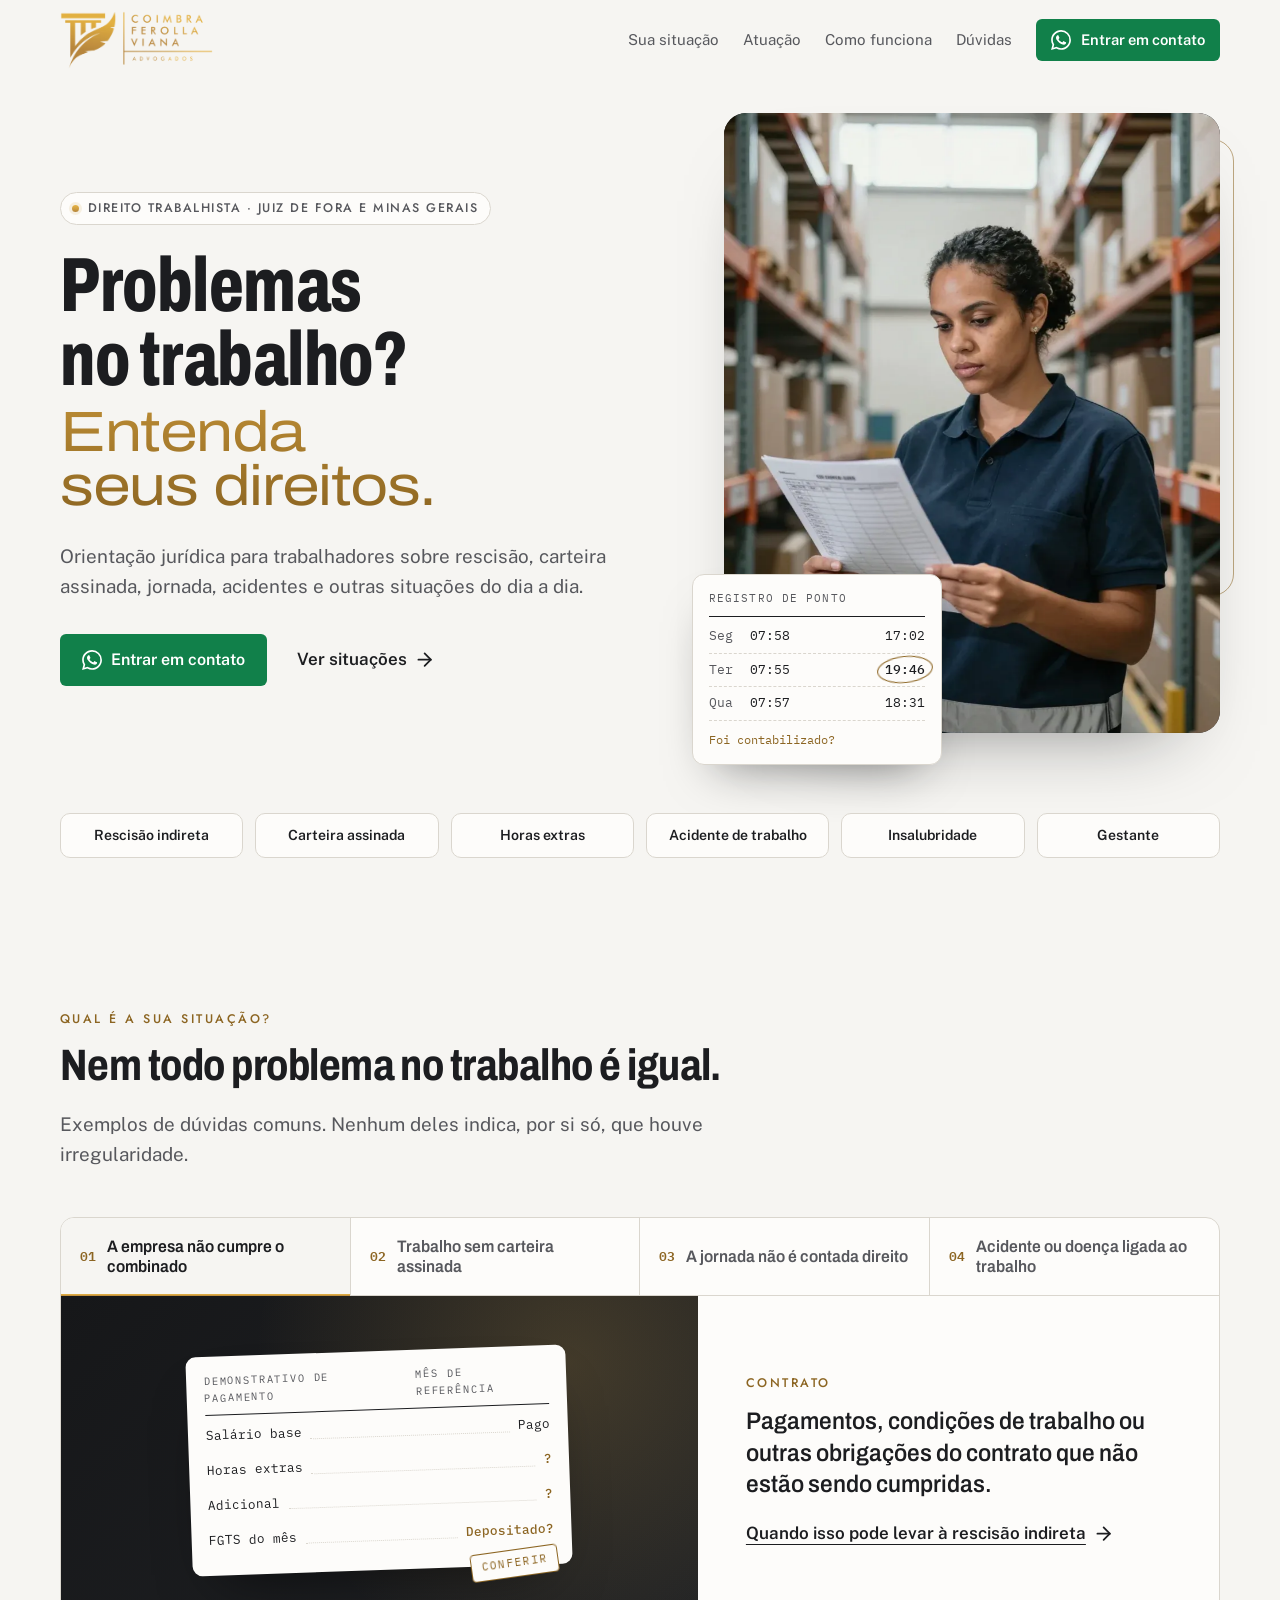
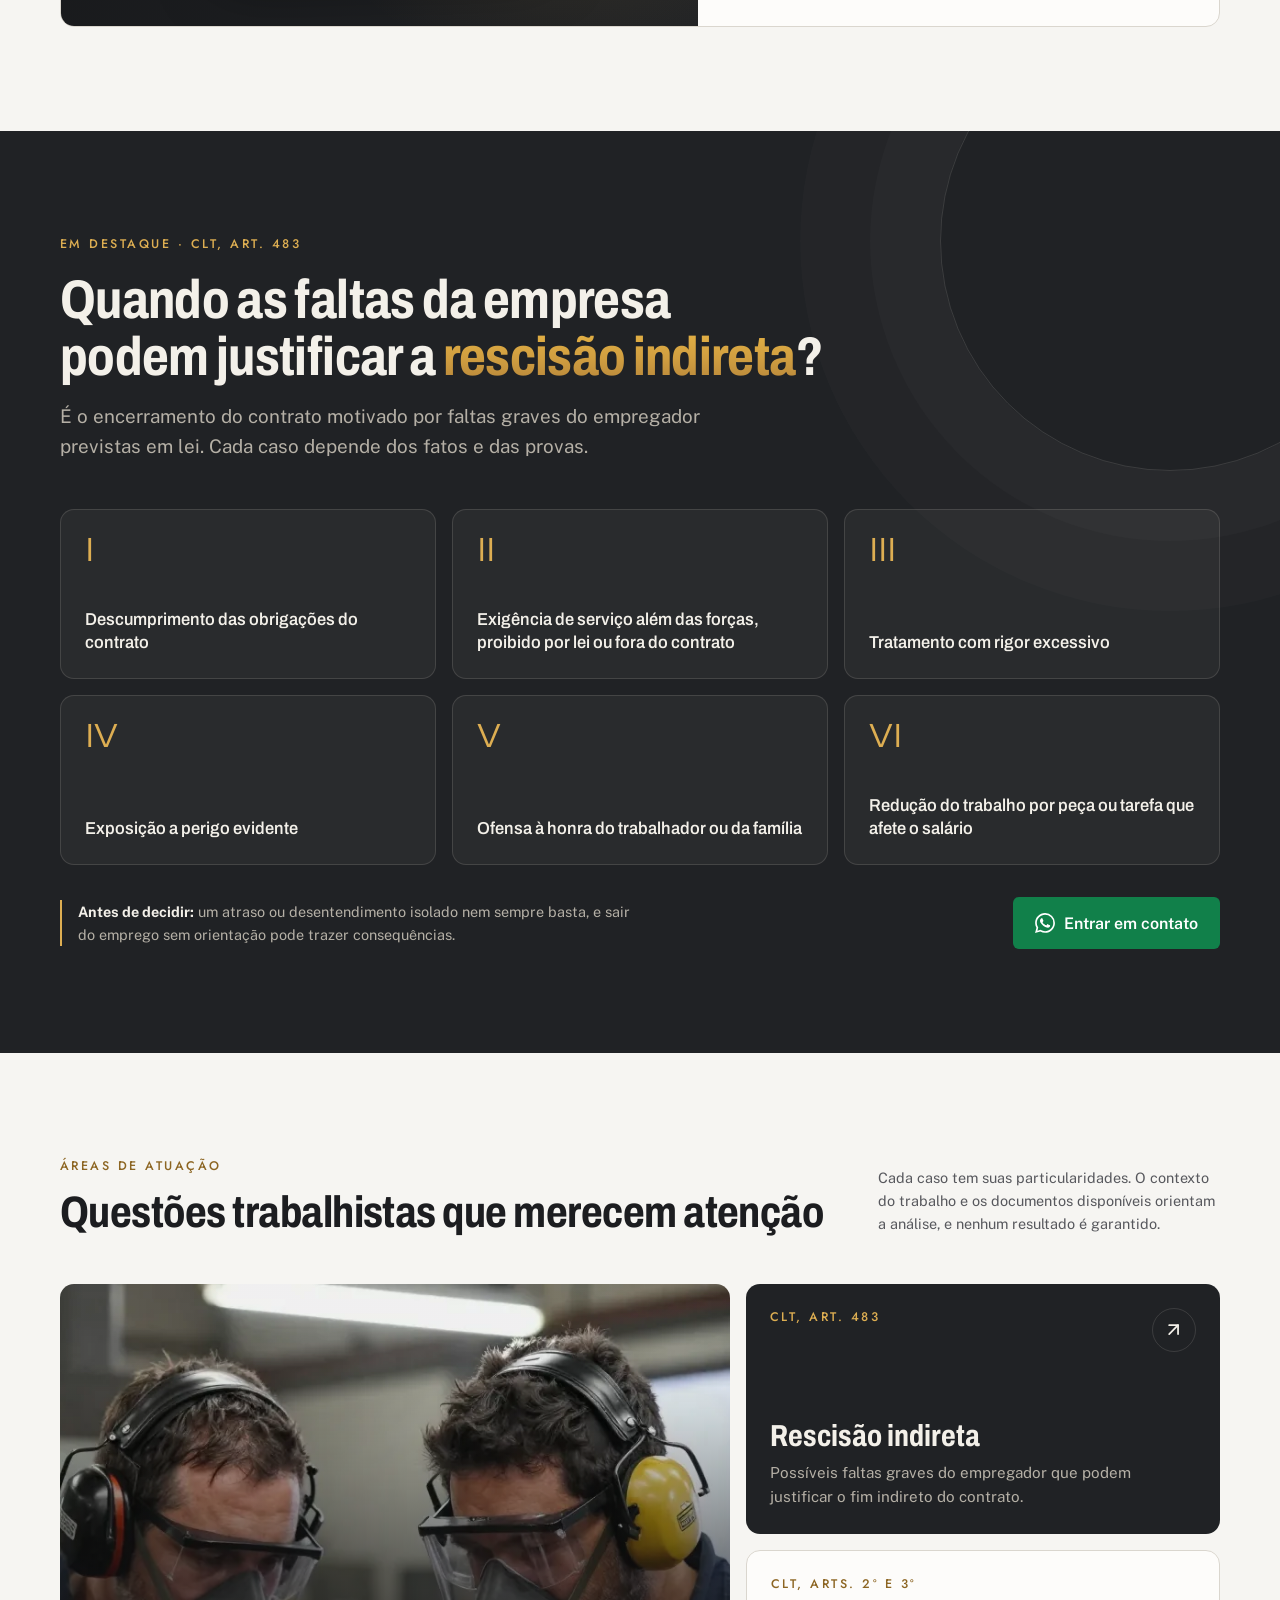
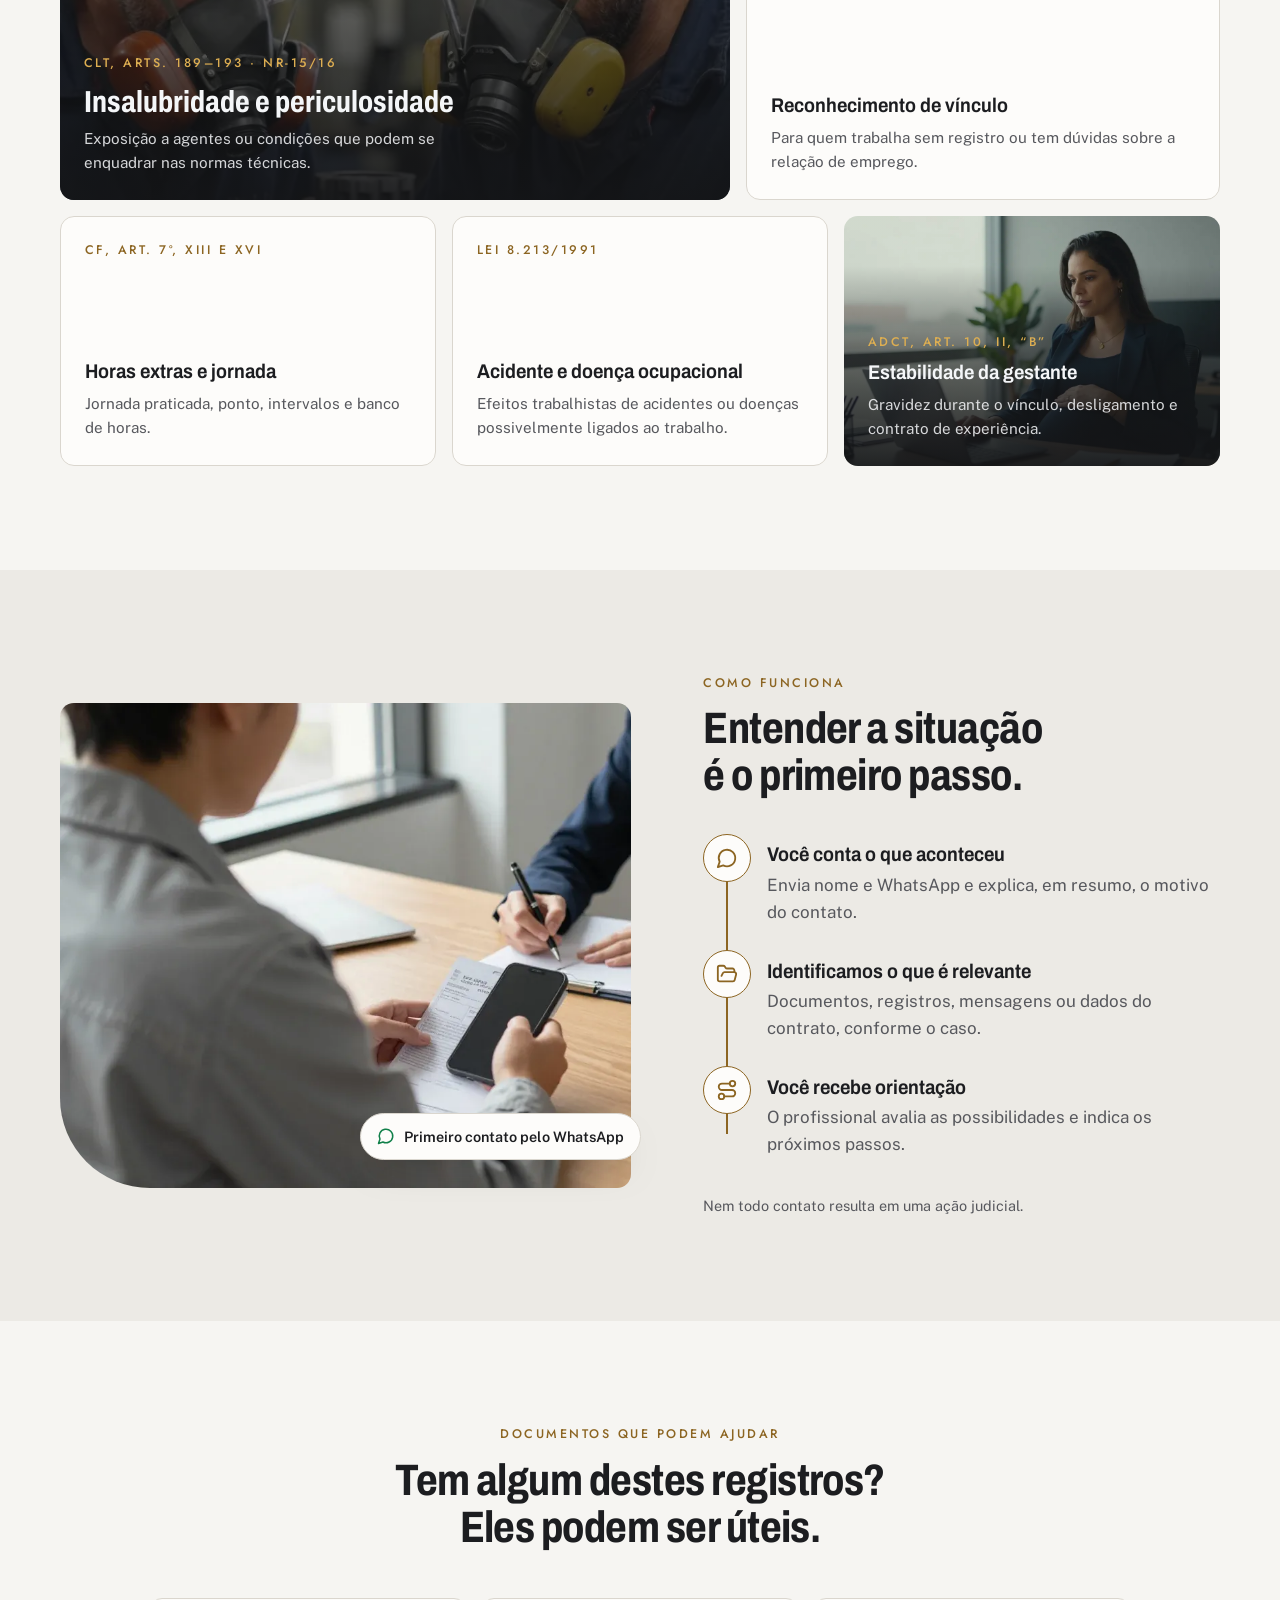
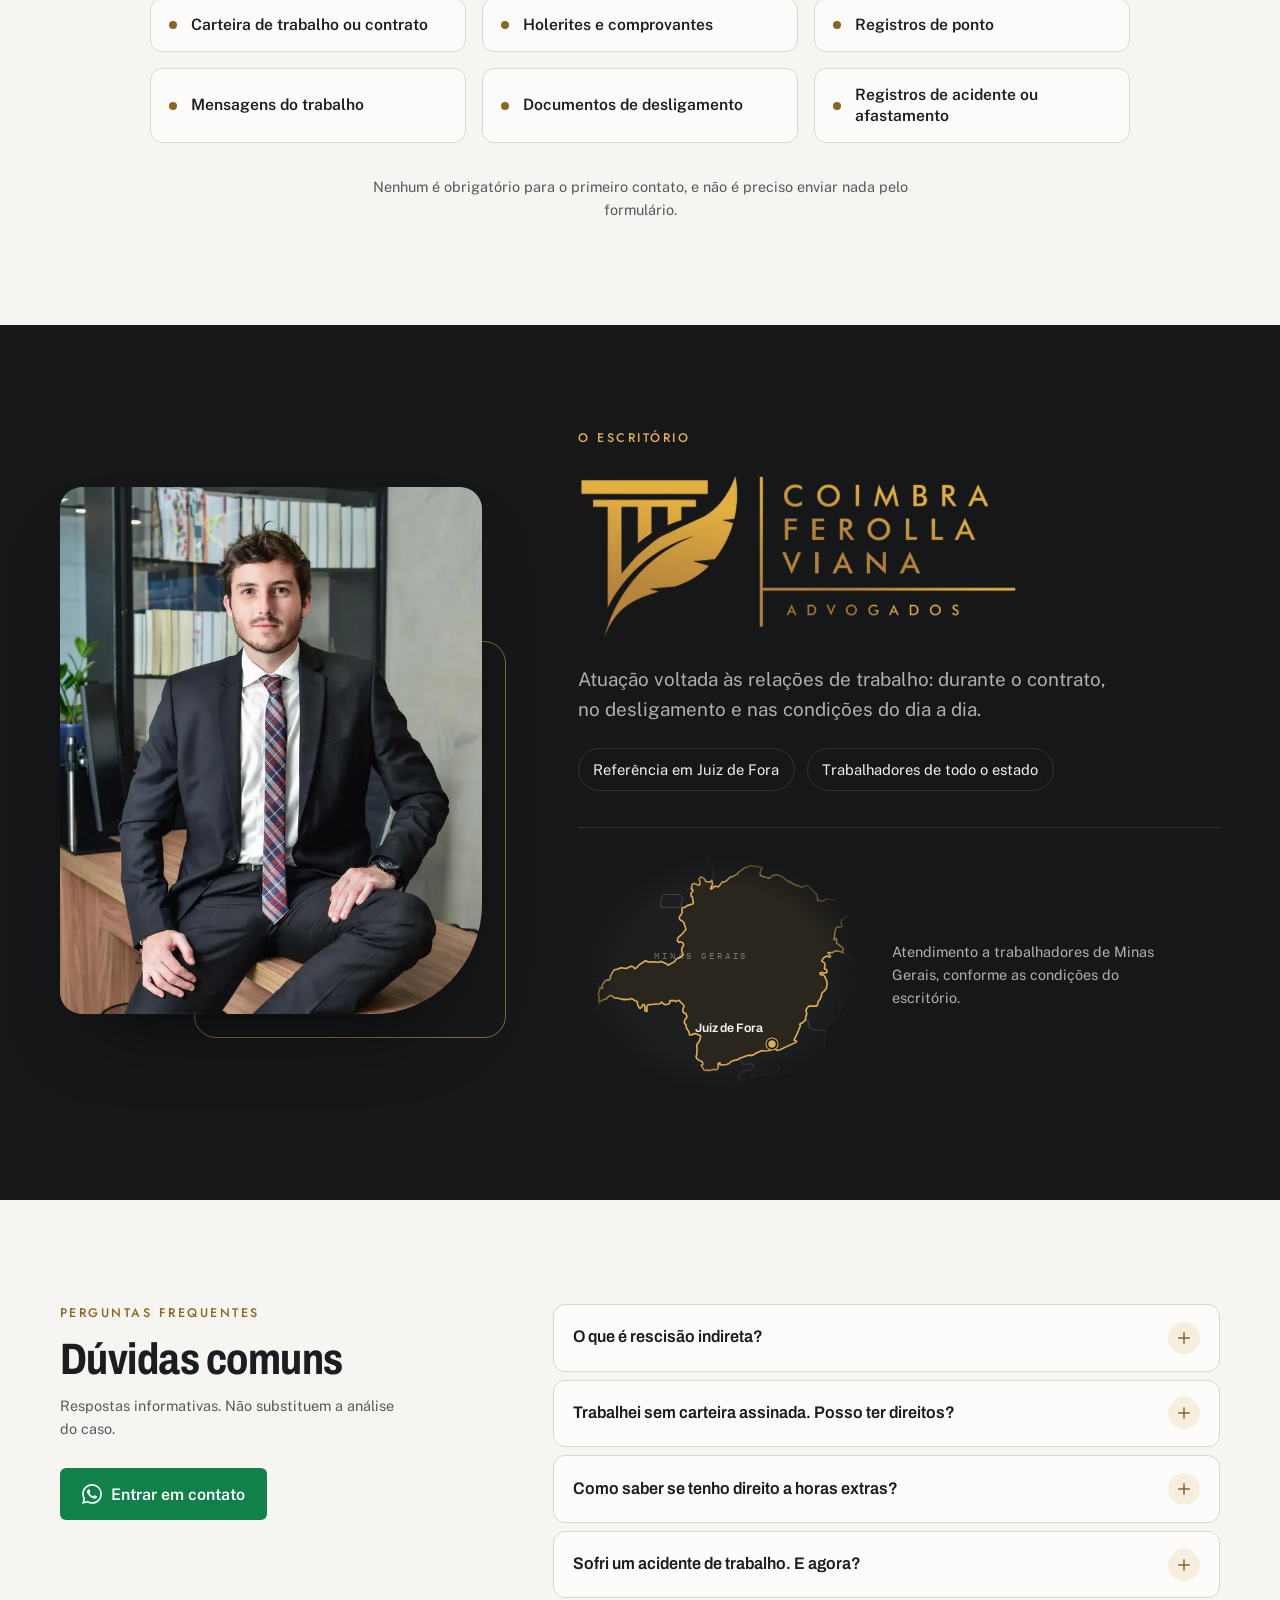
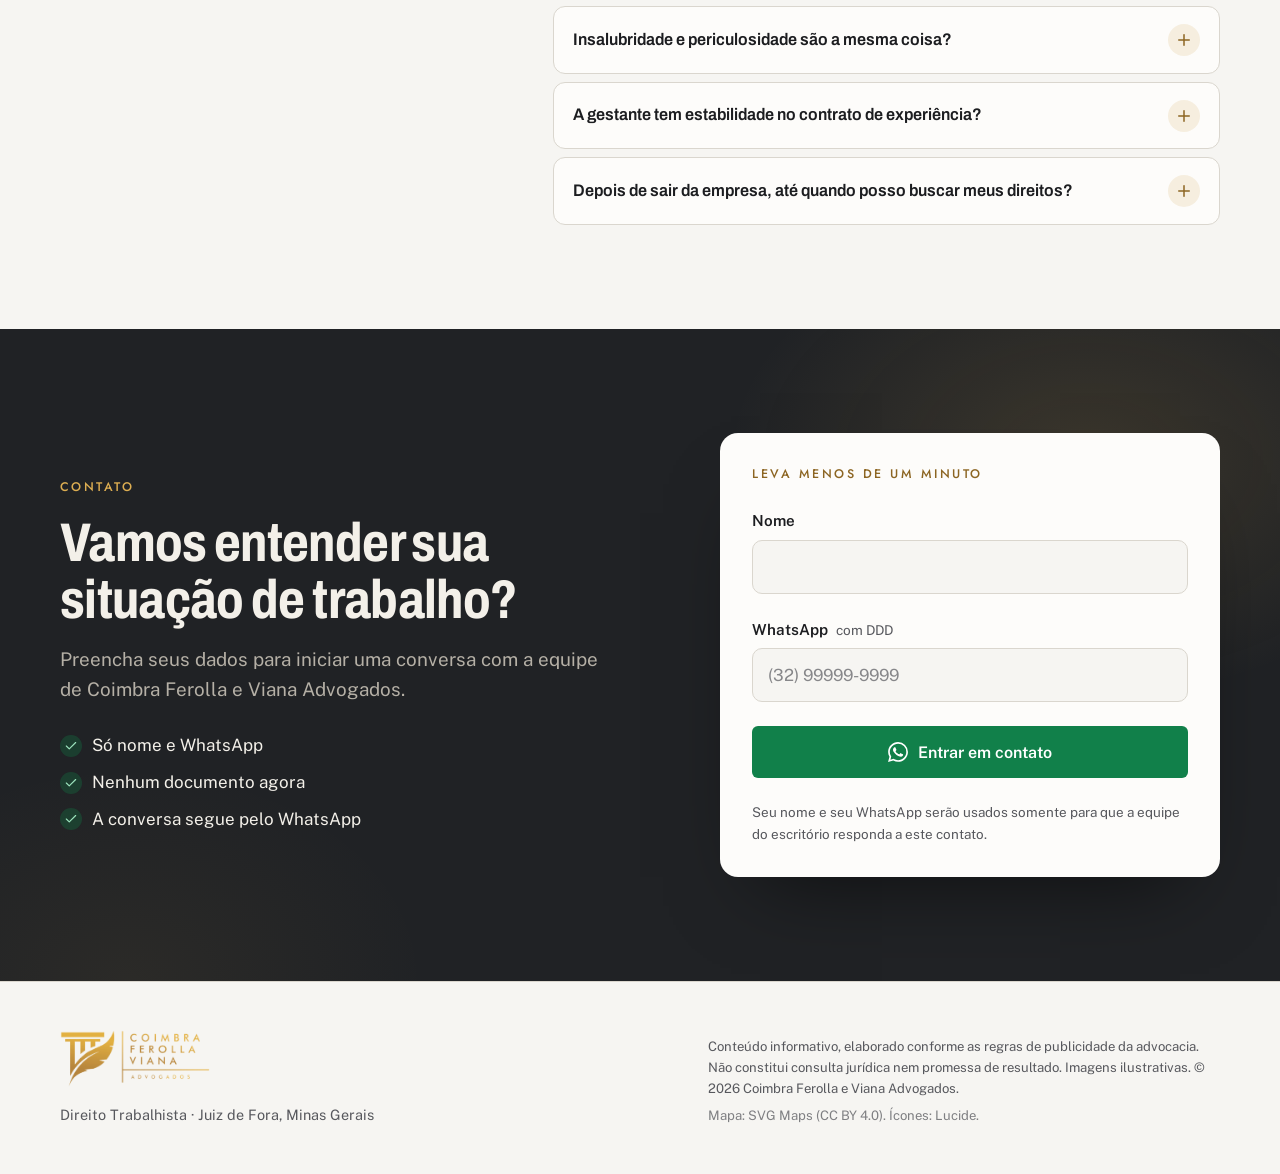
<file: index.html>
<!doctype html>
<html lang="pt-BR">
<head>
  <!-- Google tag (gtag.js) -->
<script async src="https://www.googletagmanager.com/gtag/js?id=AW-11483800948"></script>
<script>
  window.dataLayer = window.dataLayer || [];
  function gtag(){dataLayer.push(arguments);}
  gtag('js', new Date());

  gtag('config', 'AW-11483800948');
</script>
<meta charset="utf-8">
<meta name="viewport" content="width=device-width, initial-scale=1, viewport-fit=cover">
<title>Direito Trabalhista em Juiz de Fora | Coimbra Ferolla e Viana Advogados</title>
<meta name="description" content="Informações jurídicas para trabalhadores sobre rescisão indireta, vínculo empregatício, horas extras, acidente de trabalho, insalubridade, periculosidade e estabilidade da gestante, em Juiz de Fora e Minas Gerais.">
<meta name="robots" content="index, follow">
<meta property="og:type" content="website">
<meta property="og:locale" content="pt_BR">
<meta property="og:site_name" content="Coimbra Ferolla e Viana Advogados">
<meta property="og:title" content="Direito Trabalhista em Juiz de Fora | Coimbra Ferolla e Viana Advogados">
<meta property="og:description" content="Orientação jurídica para trabalhadores em rescisão indireta, vínculo empregatício, jornada, acidentes de trabalho e outras questões trabalhistas.">
<meta property="og:image" content="/assets/img/og.jpg">
<meta name="twitter:card" content="summary_large_image">
<meta name="theme-color" content="#202225">
<link rel="icon" type="image/png" href="assets/favicon.png">
<link rel="apple-touch-icon" href="assets/apple-touch-icon.png">
<!-- canonical: adicionar somente após confirmar o endereço definitivo -->
<link rel="preconnect" href="https://fonts.googleapis.com">
<link rel="preconnect" href="https://fonts.gstatic.com" crossorigin>
<link rel="stylesheet" href="https://fonts.googleapis.com/css2?family=Archivo:wdth,wght@62..125,400..800&family=IBM+Plex+Mono:wght@400;500&family=Jost:wght@400;500&family=Public+Sans:wght@400;600&display=swap">
<link rel="preload" as="image" href="assets/img/hero.webp" fetchpriority="high">
<!--CSS-->
<link rel="stylesheet" href="assets/styles.css">
<!--/CSS-->
</head>
<body>
<!--BODY-->
<a class="skip" href="#conteudo">Pular para o conteúdo</a>

<header class="site-header" id="topo">
  <div class="wrap header-inner">
    <a class="brand" href="#topo" aria-label="Coimbra Ferolla e Viana Advogados, início">
      <img src="assets/logo.webp" alt="Coimbra Ferolla e Viana Advogados" width="720" height="273">
    </a>
    <nav class="nav" aria-label="Seções da página">
      <a href="#situacoes">Sua situação</a>
      <a href="#atuacao">Atuação</a>
      <a href="#atendimento">Como funciona</a>
      <a href="#duvidas">Dúvidas</a>
    </nav>
    <a class="btn btn-wa btn-sm" href="#contato" data-cta="header" aria-label="Entrar em contato">
      <svg class="ico" aria-hidden="true"><use href="#i-wa"/></svg><span class="btn-sm-l">Entrar em contato</span><span class="btn-sm-s" aria-hidden="true">Contato</span>
    </a>
  </div>
</header>

<main id="conteudo">

  <!-- 1 · HERO -->
  <section class="hero" aria-labelledby="hero-title">
    <div class="wrap hero-grid">
      <div class="hero-copy">
        <p class="eyebrow"><span class="dot" aria-hidden="true"></span>Direito Trabalhista · Juiz de Fora e Minas Gerais</p>
        <h1 id="hero-title" class="hero-title">
          <span class="ht-a"><span>Problemas</span> <span>no trabalho?</span></span>
          <span class="ht-b">Entenda seus direitos.</span>
        </h1>
        <p class="lede">Orientação jurídica para trabalhadores sobre rescisão, carteira assinada, jornada, acidentes e outras situações do dia a dia.</p>
        <div class="hero-actions">
          <a class="btn btn-wa" href="#contato" data-cta="hero"><svg class="ico" aria-hidden="true"><use href="#i-wa"/></svg><span>Entrar em contato</span></a>
          <a class="btn-ghost" href="#situacoes">Ver situações <svg class="ico" aria-hidden="true"><use href="#i-arrow-right"/></svg></a>
        </div>
      </div>

      <figure class="hero-media">
        <div class="photo photo-hero" data-fallback="hard-hat">
          <img src="assets/img/hero.webp" alt="Trabalhadora em um centro de logística consultando a escala de turnos" width="864" height="1152" fetchpriority="high" decoding="async">
        </div>
        <div class="punch" aria-hidden="true">
          <p class="punch-h">Registro de ponto</p>
          <div class="punch-row"><span>Seg</span><span>07:58</span><span>17:02</span></div>
          <div class="punch-row is-hit"><span>Ter</span><span>07:55</span><span><b>19:46</b></span></div>
          <div class="punch-row"><span>Qua</span><span>07:57</span><span>18:31</span></div>
          <p class="punch-q">Foi contabilizado?</p>
        </div>
        <figcaption class="visually-hidden">Imagem ilustrativa de uma trabalhadora em ambiente de logística.</figcaption>
      </figure>
    </div>

    <div class="wrap">
      <ul class="quick" role="list" aria-label="Temas atendidos">
        <li><a href="#rescisao-indireta">Rescisão indireta</a></li>
        <li><a href="#atuacao">Carteira assinada</a></li>
        <li><a href="#atuacao">Horas extras</a></li>
        <li><a href="#atuacao">Acidente de trabalho</a></li>
        <li><a href="#atuacao">Insalubridade</a></li>
        <li><a href="#atuacao">Gestante</a></li>
      </ul>
    </div>
  </section>

  <!-- 2 · SITUAÇÕES (seletor) -->
  <section class="section situacoes" id="situacoes" aria-labelledby="sit-title">
    <div class="wrap">
      <header class="sec-title reveal">
        <p class="label">Qual é a sua situação?</p>
        <h2 id="sit-title" class="h2">Nem todo problema no trabalho é igual.</h2>
        <p class="sec-sub">Exemplos de dúvidas comuns. Nenhum deles indica, por si só, que houve irregularidade.</p>
      </header>

      <div class="picker" data-picker>
        <div class="picker-tabs" role="tablist" aria-label="Situações de trabalho">
          <button class="pt" role="tab" id="tab-1" aria-controls="pan-1" aria-selected="true" tabindex="0">
            <span class="pt-n" aria-hidden="true">01</span><span>A empresa não cumpre o combinado</span>
          </button>
          <button class="pt" role="tab" id="tab-2" aria-controls="pan-2" aria-selected="false" tabindex="-1">
            <span class="pt-n" aria-hidden="true">02</span><span>Trabalho sem carteira assinada</span>
          </button>
          <button class="pt" role="tab" id="tab-3" aria-controls="pan-3" aria-selected="false" tabindex="-1">
            <span class="pt-n" aria-hidden="true">03</span><span>A jornada não é contada direito</span>
          </button>
          <button class="pt" role="tab" id="tab-4" aria-controls="pan-4" aria-selected="false" tabindex="-1">
            <span class="pt-n" aria-hidden="true">04</span><span>Acidente ou doença ligada ao trabalho</span>
          </button>
        </div>

        <div class="picker-panels">
          <div class="pp" role="tabpanel" id="pan-1" aria-labelledby="tab-1">
            <div class="slip-stage" aria-hidden="true">
              <div class="slip">
                <p class="slip-h"><span>Demonstrativo de pagamento</span><span>Mês de referência</span></p>
                <div class="slip-row"><span>Salário base</span><i></i><span>Pago</span></div>
                <div class="slip-row is-q"><span>Horas extras</span><i></i><span>?</span></div>
                <div class="slip-row is-q"><span>Adicional</span><i></i><span>?</span></div>
                <div class="slip-row"><span>FGTS do mês</span><i></i><span class="slip-q">Depositado?</span></div>
                <p class="slip-stamp">Conferir</p>
              </div>
            </div>
            <div class="pp-body">
              <p class="pp-k">Contrato</p>
              <p class="pp-t">Pagamentos, condições de trabalho ou outras obrigações do contrato que não estão sendo cumpridas.</p>
              <a class="link-arrow" href="#rescisao-indireta">Quando isso pode levar à rescisão indireta <svg class="ico" aria-hidden="true"><use href="#i-arrow-right"/></svg></a>
            </div>
          </div>
          <div class="pp" role="tabpanel" id="pan-2" aria-labelledby="tab-2" hidden>
            <div class="photo" data-fallback="id-card"><img src="assets/img/vinculo.webp" alt="Cozinheira preparando pratos em uma cozinha de restaurante" width="900" height="675" loading="lazy" decoding="async"></div>
            <div class="pp-body">
              <p class="pp-k">Registro</p>
              <p class="pp-t">Você trabalha ou trabalhou sem registro e tem dúvidas sobre o reconhecimento do vínculo de emprego.</p>
              <a class="link-arrow" href="#contato" data-cta="sit-2">Conversar sobre isso <svg class="ico" aria-hidden="true"><use href="#i-arrow-right"/></svg></a>
            </div>
          </div>
          <div class="pp" role="tabpanel" id="pan-3" aria-labelledby="tab-3" hidden>
            <div class="photo" data-fallback="clock-alert"><img src="assets/img/jornada.webp" alt="Funcionário de supermercado repondo prateleiras no fim de um turno noturno" width="900" height="675" loading="lazy" decoding="async"></div>
            <div class="pp-body">
              <p class="pp-k">Jornada</p>
              <p class="pp-t">Horas extras, intervalos, banco de horas ou registros de ponto que geram dúvida.</p>
              <a class="link-arrow" href="#contato" data-cta="sit-3">Conversar sobre isso <svg class="ico" aria-hidden="true"><use href="#i-arrow-right"/></svg></a>
            </div>
          </div>
          <div class="pp" role="tabpanel" id="pan-4" aria-labelledby="tab-4" hidden>
            <div class="photo" data-fallback="hard-hat"><img src="assets/img/acidente.webp" alt="Trabalhador da construção civil ajustando o cinto de segurança em uma obra" width="900" height="675" loading="lazy" decoding="async"></div>
            <div class="pp-body">
              <p class="pp-k">Saúde e segurança</p>
              <p class="pp-t">Um acidente, um afastamento ou uma doença que pode ter relação com a atividade profissional.</p>
              <a class="link-arrow" href="#contato" data-cta="sit-4">Conversar sobre isso <svg class="ico" aria-hidden="true"><use href="#i-arrow-right"/></svg></a>
            </div>
          </div>
        </div>
      </div>
    </div>
  </section>

  <!-- 3 · RESCISÃO INDIRETA -->
  <section class="band band-dark rescisao" id="rescisao-indireta" aria-labelledby="ri-title">
    <div class="wrap">
      <div class="ri-head reveal">
        <p class="label label-on-dark">Em destaque · CLT, art. 483</p>
        <h2 id="ri-title" class="h2 h2-xl">Quando as faltas da empresa podem justificar a <em>rescisão indireta</em>?</h2>
        <p class="ri-lede">É o encerramento do contrato motivado por faltas graves do empregador previstas em lei. Cada caso depende dos fatos e das provas.</p>
      </div>

      <ol class="ri-grid" role="list" aria-label="Hipóteses previstas na lei que podem exigir análise">
        <li class="ri-card"><span>Descumprimento das obrigações do contrato</span></li>
        <li class="ri-card"><span>Exigência de serviço além das forças, proibido por lei ou fora do contrato</span></li>
        <li class="ri-card"><span>Tratamento com rigor excessivo</span></li>
        <li class="ri-card"><span>Exposição a perigo evidente</span></li>
        <li class="ri-card"><span>Ofensa à honra do trabalhador ou da família</span></li>
        <li class="ri-card"><span>Redução do trabalho por peça ou tarefa que afete o salário</span></li>
      </ol>

      <div class="ri-foot">
        <p class="ri-caution"><span><strong>Antes de decidir:</strong> um atraso ou desentendimento isolado nem sempre basta, e sair do emprego sem orientação pode trazer consequências.</span></p>
        <a class="btn btn-wa" href="#contato" data-cta="rescisao"><svg class="ico" aria-hidden="true"><use href="#i-wa"/></svg><span>Entrar em contato</span></a>
      </div>
    </div>
  </section>

  <!-- 4 · ÁREAS (bento) -->
  <section class="section atuacao" id="atuacao" aria-labelledby="at-title">
    <div class="wrap">
      <header class="sec-title sec-title-row reveal">
        <div>
          <p class="label">Áreas de atuação</p>
          <h2 id="at-title" class="h2">Questões trabalhistas que merecem atenção</h2>
        </div>
        <p class="sec-aside">Cada caso tem suas particularidades. O contexto do trabalho e os documentos disponíveis orientam a análise, e nenhum resultado é garantido.</p>
      </header>

      <ul class="bento" role="list">
        <li class="tile tile-photo t-insa reveal">
          <div class="photo" data-fallback="biohazard"><img src="assets/img/insalubridade.webp" alt="" width="750" height="562" loading="lazy" decoding="async"></div>
          <div class="tile-body">
            <span class="ref">CLT, arts. 189–193 · NR-15/16</span>
            <h3 class="h3 h3-big">Insalubridade e periculosidade</h3>
            <p>Exposição a agentes ou condições que podem se enquadrar nas normas técnicas.</p>
          </div>
        </li>
        <li class="tile tile-dark t-resc reveal">
          <span class="ref">CLT, art. 483</span>
          <h3 class="h3 h3-big">Rescisão indireta</h3>
          <p>Possíveis faltas graves do empregador que podem justificar o fim indireto do contrato.</p>
          <a class="tile-link" href="#rescisao-indireta" aria-label="Entender a rescisão indireta"><svg class="ico" aria-hidden="true"><use href="#i-arrow-up-right"/></svg></a>
        </li>
        <li class="tile tile-light t-vinc reveal">
          <span class="ref">CLT, arts. 2º e 3º</span>
          <h3 class="h3">Reconhecimento de vínculo</h3>
          <p>Para quem trabalha sem registro ou tem dúvidas sobre a relação de emprego.</p>
        </li>
        <li class="tile tile-light t-jorn reveal">
          <span class="ref">CF, art. 7º, XIII e XVI</span>
          <h3 class="h3">Horas extras e jornada</h3>
          <p>Jornada praticada, ponto, intervalos e banco de horas.</p>
        </li>
        <li class="tile tile-light t-acid reveal">
          <span class="ref">Lei 8.213/1991</span>
          <h3 class="h3">Acidente e doença ocupacional</h3>
          <p>Efeitos trabalhistas de acidentes ou doenças possivelmente ligados ao trabalho.</p>
        </li>
        <li class="tile tile-photo t-gest reveal">
          <div class="photo" data-fallback="baby"><img src="assets/img/gestante.webp" alt="" width="1100" height="825" loading="lazy" decoding="async"></div>
          <div class="tile-body">
            <span class="ref">ADCT, art. 10, II, “b”</span>
            <h3 class="h3">Estabilidade da gestante</h3>
            <p>Gravidez durante o vínculo, desligamento e contrato de experiência.</p>
          </div>
        </li>
      </ul>
      <p class="bento-hint" aria-hidden="true">Deslize para ver todas as áreas <svg class="ico"><use href="#i-arrow-right"/></svg></p>
    </div>
  </section>

  <!-- 5 · COMO FUNCIONA -->
  <section class="section band-tint atendimento" id="atendimento" aria-labelledby="atd-title">
    <div class="wrap atd-grid">
      <div class="atd-media reveal">
        <div class="photo photo-wide" data-fallback="messages-square"><img src="assets/img/atendimento.webp" alt="Trabalhador com celular e holerite em uma conversa de orientação" width="846" height="720" loading="lazy" decoding="async"></div>
        <p class="atd-badge"><svg class="ico" aria-hidden="true"><use href="#i-message-circle"/></svg>Primeiro contato pelo WhatsApp</p>
      </div>
      <div class="atd-copy">
        <p class="label">Como funciona</p>
        <h2 id="atd-title" class="h2">Entender a situação é o primeiro passo.</h2>
        <ol class="timeline" role="list">
          <li class="tl reveal">
            <span class="tl-ico"><svg class="ico" aria-hidden="true"><use href="#i-message-circle"/></svg></span>
            <div><h3 class="h3">Você conta o que aconteceu</h3><p>Envia nome e WhatsApp e explica, em resumo, o motivo do contato.</p></div>
          </li>
          <li class="tl reveal">
            <span class="tl-ico"><svg class="ico" aria-hidden="true"><use href="#i-folder-open"/></svg></span>
            <div><h3 class="h3">Identificamos o que é relevante</h3><p>Documentos, registros, mensagens ou dados do contrato, conforme o caso.</p></div>
          </li>
          <li class="tl reveal">
            <span class="tl-ico"><svg class="ico" aria-hidden="true"><use href="#i-route"/></svg></span>
            <div><h3 class="h3">Você recebe orientação</h3><p>O profissional avalia as possibilidades e indica os próximos passos.</p></div>
          </li>
        </ol>
        <p class="fineprint">Nem todo contato resulta em uma ação judicial.</p>
      </div>
    </div>
  </section>

  <!-- 6 · DOCUMENTOS -->
  <section class="section documentos" id="documentos" aria-labelledby="doc-title">
    <div class="wrap">
      <header class="sec-title sec-title-center reveal">
        <p class="label">Documentos que podem ajudar</p>
        <h2 id="doc-title" class="h2">Tem algum destes registros? Eles podem ser úteis.</h2>
      </header>
      <ul class="docs" role="list">
        <li class="doc reveal"><span>Carteira de trabalho ou contrato</span></li>
        <li class="doc reveal"><span>Holerites e comprovantes</span></li>
        <li class="doc reveal"><span>Registros de ponto</span></li>
        <li class="doc reveal"><span>Mensagens do trabalho</span></li>
        <li class="doc reveal"><span>Documentos de desligamento</span></li>
        <li class="doc reveal"><span>Registros de acidente ou afastamento</span></li>
      </ul>
      <p class="docs-note">Nenhum é obrigatório para o primeiro contato, e não é preciso enviar nada pelo formulário.</p>
    </div>
  </section>

  <!-- 7 · ESCRITÓRIO + ABRANGÊNCIA -->
  <section class="band band-navy sobre" id="escritorio" aria-labelledby="sobre-title">
    <div class="wrap sobre-grid">
      <figure class="sobre-photo reveal">
        <div class="photo photo-portrait" data-fallback="map-pin"><img src="assets/img/advogado.webp" alt="Advogado do escritório Coimbra Ferolla e Viana em seu escritório" width="700" height="875" loading="lazy" decoding="async"></div>
      </figure>
      <div class="sobre-copy reveal">
        <p class="label label-on-dark">O escritório</p>
        <h2 id="sobre-title" class="sobre-logo"><img src="assets/logo.webp" alt="Coimbra Ferolla e Viana Advogados" width="720" height="273" loading="lazy" decoding="async"></h2>
        <p>Atuação voltada às relações de trabalho: durante o contrato, no desligamento e nas condições do dia a dia.</p>
        <ul class="sobre-facts" role="list">
          <li>Referência em Juiz de Fora</li>
          <li>Trabalhadores de todo o estado</li>
        </ul>
        <figure class="map-wrap" id="abrangencia">
          <svg class="mg-map" viewBox="345 296 200 168" role="img" aria-labelledby="mg-map-t">
<title id="mg-map-t">Mapa de Minas Gerais com a localização de Juiz de Fora, na Zona da Mata</title>
<g><path class="mg-n" d="m 417.0,334.1 -0.9,-1.0 0.2,-2.4 0.6,-1.2 -0.1,-2.2 -1.8,-2.0 -11.9,-0.0 -0.4,3.7 -0.9,1.8 0.5,3.3 14.7,0.0 0,0 0,0 0,0 -0.5,1.5 0.3,1.6 -0.7,1.6 -1.0,1.2 -0.4,1.5 0.8,1.2 0.8,0.3 1.4,1.0 1.6,4.6 0,0.6 -2.3,2.7 -3.2,3.0 -0.4,2.1 1.1,1.1 0.9,-0.5 1.6,0.6 0.5,0.6 0.2,1 -0.2,0.7 -0.7,0.9 -0.5,1.9 1.2,3.5 -3.1,2.1 -1.2,0.2 -0.9,0.9 -0.5,1.1 -4.9,2.7 -0.7,-0.8 -4.3,-1.9 -0.6,0.5 -0.6,0.1 -1.8,0.0 -1.5,-0.3 -3.9,0.2 -2.0,-0.9 -4.1,2.6 -2.9,2.9 -0.3,0 -1.3,-1.4 -1.5,-0.3 -3.2,1.6 -3.7,-0.6 -2.5,1.0 -2.2,0.5 -1.4,2.1 -1.2,2.5 0.1,1 -0.8,1.3 -0.8,0.3 -0.8,-0.2 -0.5,0.1 -0.9,0.7 -1.6,2.1 -0.6,1.9 0.6,0.6 -0.0,0.3 -0.4,0.2 -0.9,-0.5 0,0 -0.2,-0.5 -2.7,-2.2 -3.1,-0.6 -1.6,-1.6 -1.9,-0.4 -1.5,-0.0 -3.4,-1.3 -0.7,-0.8 -3.1,-1.6 -0.7,-0.6 -1.4,-0.7 -1.1,-0.2 -2.7,-1.7 -2.8,0.2 -3.8,-0.7 -0.1,-0.3 0.3,-0.8 0.6,-1.2 1.3,-1.8 -0.1,-0.4 -2.2,-0.9 -1.1,0.7 -0.7,-0.2 -0.3,-0.4 -0.2,-1.1 0.3,-2.6 -0.2,-1.8 0,0 -0.9,-2.2 -0.2,-3.4 -1.4,-2.2 -0.2,-0.7 0.4,-3.4 2.5,-3.9 0.4,-2.9 0.7,-0.8 2.0,-0.8 1.9,-1.8 1.2,-2.0 0.3,-1.9 0.5,-1.0 1.3,-1.0 0.8,-1.4 0.1,-1.5 1.8,-1.0 1.4,-2.6 2.6,-0.1 2.7,-0.9 0.3,-0.3 2.0,-4.2 0.7,-1.0 0.6,-4.1 0.4,-0.7 1.9,-1.9 1.6,-1.0 1.1,-0.3 1.2,0.7 1.2,-0.7 1.4,-1.4 0.8,-2.9 1.2,-2.9 -0.0,-0.8 -0.5,-1.1 0.6,-2.7 1.6,-3.1 -0.1,-5.2 1.2,-0.8 1.0,-2.6 2,-3.2 0.4,-1.1 -0.2,-2.7 0.3,-0.9 1.0,-0.9 0.3,-1.1 -0.1,-0.6 0,0 0.3,-0.5 0.2,-1.9 0.7,-1.2 1.8,-2.1 0.6,-0.3 -0.0,1.7 -1.2,1.9 -0.5,2.3 2.4,0.4 2.2,1.0 3.9,0.4 3.1,1.7 4.1,1.4 0.6,-0.2 1.6,-5.9 1.5,-2.4 1.2,-1.0 1.1,1.3 1.0,1.9 1.1,3.7 0.6,3.1 1.1,0.1 0.8,-0.8 0.3,-1 0.6,-0.5 2.8,0.3 4.5,-0.5 0.2,0.7 -0.6,1.6 3.1,1.5 3.4,0.7 0.7,-0.1 0.5,-3.3 0.6,0.0 1.5,2.6 0.5,0.2 1.8,-0.9 2.5,-2.1 4.5,-1 1.6,0 2.6,-1.1 1.7,-1.3 5.4,-1.4 0,0 2.7,2.5 0.0,0.4 -1.4,1.1 -0.5,2.5 0.1,0.3 1.6,0.8 -0.1,0.9 -0.2,0.4 -1.6,1.0 -1.2,3.8 -0.1,1.6 0.6,3.5 1.7,3.5 3.2,2.6 0.1,0.5 -0.7,1.4 -0.1,0.7 0.7,1.7 0.2,1.3 -0.2,0.8 -1.5,2.0 0,0 -1,1.0 -3.2,-0.3 -0.9,-1.8 -2.4,-1.5 -1.2,1.5 0.6,3.8 -0.6,0.5 -0.4,0.1 -2.8,-1.1 -1.2,0.2 -0.4,0.3 -0.7,3.2 0.7,0.1 0.5,1.2 -0.6,0.9 -0.7,0.7 0.0,1.9 0.4,0.6 0.5,0.2 0.7,4.3 -0.5,0.5 -3.4,0.9 -2.3,1.5 z"/><path class="mg-n" d="m 527.8,365.6 -0.4,-0.8 0.7,-1.4 -0.0,-0.5 -0.5,-1.0 -4.1,-3.0 -0.1,-0.5 0.2,-1.5 -0.6,-1.2 -0.7,0.2 -0.2,0.5 -0.3,0.2 -0.2,-0.2 0.5,-4.4 0.8,-3.3 0.8,-0.9 2.5,0.2 1.0,-0.7 0,-0.4 -0.6,-1.0 0.2,-2.6 5.0,-4.2 1.5,-3.1 -0.4,-1.2 -0.8,-1.0 -0.9,-0.1 -0.7,-0.4 -2.8,-2.5 -2.1,0.0 -2.2,-0.6 -2.3,-1.1 -2.7,-0.6 -2.0,-0.1 -1.3,1.0 -1.5,0.5 -2.6,-0.5 -0.6,0.2 -0.4,-4.0 -6.5,-6.2 -0.4,-0.2 -4.4,1.2 -1.5,-1.2 -0.5,0.2 -0.9,-0.2 -2.5,-1.2 -2.2,-1.6 -1.0,0.2 -4.3,-3.6 -1.1,-0.5 -2.7,-0.8 -1.8,0.2 -1.9,0.9 -0.8,1.1 -0.6,0.2 -5.3,-1.5 -0.6,-0.5 -0.3,-1.5 0.1,-0.9 1.3,-2.7 -0.9,-0.5 -2.3,-0.5 -2.2,-0.0 -1.2,-0.5 -1.8,-0.1 -3.8,1.6 -4.3,3.0 -0.6,1.1 -3.4,1.9 -2.0,0.4 -0.9,1.2 -1.8,1.6 -1.4,0.5 -1,-0.1 -1.9,2.6 -1.0,0.8 -2.1,-0.4 -0.7,0.1 -0.7,1 -1.3,0.9 -0.4,-0.2 1.4,-3.4 -0.5,-2.4 0,0 1.5,-2.0 0.2,-0.8 -0.2,-1.3 -0.7,-1.7 0.1,-0.7 0.7,-1.4 -0.1,-0.5 -3.2,-2.6 -1.7,-3.5 -0.6,-3.5 0.1,-1.6 1.2,-3.8 1.6,-1.0 0.2,-0.4 0.1,-0.9 -1.6,-0.8 -0.1,-0.3 0.5,-2.5 1.4,-1.1 -0.0,-0.4 -2.7,-2.5 0,0 -0.0,-0.9 1.4,-2.4 -0.0,-1.1 -0.2,-0.4 -1.5,-0.5 -0.9,-0.7 -0.3,-1.3 0.1,-2.9 0.2,-0.8 1.9,-1.7 1.1,-0.4 1.0,-0.7 -0.3,-0.6 -0.6,-0.5 -0.9,-0.3 -1.0,0.2 -0.3,-0.3 -0.1,-0.5 0.4,-1.0 2.0,-0.8 0.6,-0.5 -0.0,-0.8 -1.9,-1.0 -3.6,-0.7 -1.9,-2.0 -0.2,-0.9 0.5,-1.2 1.0,-0.7 1.5,-3.5 0.9,-0.6 1.0,-0.3 0.3,-0.4 -1.3,-1.8 0.2,-0.4 3.2,-2.6 3.8,-2.0 0.6,-0.5 0.2,-1.0 0.7,-0.7 0,0 2.3,-0.0 1.4,1.3 0.7,1.0 0.5,2.2 1.8,2.5 4.2,1.9 1.8,-0.5 2.1,0.2 0.3,-0.2 0.8,-1.4 1.1,-0.4 0.7,-0.9 1.2,-0.9 2.2,-0.8 1.3,0.2 1.5,0.5 1.4,-0.4 3.0,-2.4 3.0,-5.0 0.7,-0.9 0.2,-0.9 0.3,-2.6 -0.1,-1.2 -2.2,-4.4 0.1,-0.9 3.2,-1.6 1.9,-0.0 1.5,0.5 0.4,0.9 0.3,0.2 2.1,-0.4 1.4,-0.5 1.3,0.4 1.7,1.0 -0.1,0.7 0.2,0.3 0.8,0.3 3,-0.1 1.5,-0.6 1.7,-0.1 0.8,-1.2 1.5,-1.3 2.7,-0.3 0.8,-0.4 0.8,-1.0 2.2,0.0 0.6,0.6 0.3,0.1 1.9,-1.8 -0.1,-2.4 2.0,-0.4 0.8,0.2 1.1,-0.7 1.5,-2.3 0.5,-1.1 0,0 0.9,0.4 1.2,-0.3 2.2,0.3 2.8,1.4 0.4,0.5 -0.1,2.7 0.7,1.9 2.2,0.9 0.3,2 -0.9,1.7 1.8,0.6 1.0,-0.2 0.8,-0.9 2.9,-0.9 0.8,-3.6 0.5,-0.9 0.8,-0.2 0.8,0.5 0.6,0.1 2.4,-1.0 1.1,-1.2 0.2,-0.6 -0.2,-1.4 0.3,-0.2 2.2,-0.5 0.8,-2.0 1.6,-0.4 2.5,-1.5 0.6,-0.1 1.5,0.6 0.8,1.4 1.4,0.8 2.4,0.8 3.0,0.4 1.6,1.1 0.5,1.6 0.4,0.3 0.4,-0.1 0.3,-1.8 0.4,-0.4 1,-0.0 0.5,0.3 0.0,0.6 -0.6,0.9 0.5,0.8 0.5,0.4 2.1,0.9 0.0,0.9 1.2,3.0 0,0 0.5,1.4 1.0,0.3 0.5,-0.1 1.4,0.8 0.2,0.7 0,0 -0.7,1.2 0.2,2.1 1.3,2.5 2.0,1.9 0.8,1.1 -0.1,3.1 -0.7,1.6 -0.1,0.9 0.8,2.8 -0.3,0.6 -0.7,0.6 -2.5,1 -1.1,-0.8 -1.7,-0.0 -0.3,0.3 -0.6,1.6 0.0,0.8 0.9,1.6 1.1,0.7 0.5,1.5 1.4,1.5 0.1,0.4 -0.1,1.4 -0.3,0.4 0.1,0.4 0.6,0.5 1.9,0.9 0.5,0.7 0.5,0.3 1.6,0.6 2.9,-0.9 0,0 0.6,-0.0 0.4,0.4 -4.1,8.8 -3.8,5.2 -1.0,2.3 -5.0,5.7 -2.5,1.3 -0.9,-0.0 0.3,-1.4 0.4,-0.1 0.1,-1.1 -0.5,-1.9 -1.9,-0.2 -0.4,-1.3 -0.7,-0.8 -0.4,0.6 -0.5,2.3 -0.5,0.9 -0.6,0.4 -0.6,-0.3 -0.5,-1.7 0.1,-0.3 0.3,-0.1 -0.0,-0.4 -0.9,1.3 0.9,1.7 0.5,0.2 0.4,-0.1 1.1,0.3 -0.5,1.8 -1.2,1.1 -0.2,1.8 -1.2,1.0 -0.3,0.7 -0.2,0.8 0.2,0.8 -1.4,-0.4 -0.2,0.4 -0.4,2.5 0.4,-0.7 0.8,0.2 0.2,0.5 -0.2,0.4 0.1,0.6 0.3,0.3 0.3,1 -1.0,2.5 0.6,3.4 -0.6,0.5 -0.6,-0.2 -0.1,1.1 0.6,0.5 1.2,-1.7 -0.5,-2.2 0.8,-0.6 0.2,0.5 -0.1,1.8 -1.0,2.6 -0.7,5.4 -0.5,1.8 0.2,2.5 0.8,2.9 0.2,4.5 0.9,6.4 1.0,3.4 -2.2,6.7 -1.4,6.7 -0.5,1.0 -0.2,2.9 -1.1,3.7 -0.1,2.3 0.4,4.4 0.9,1.7 -2.2,3.0 -1.8,0.7 -0.9,0.6 -2.7,3.9 -0.6,2.0 0,0 -8.1,-5.1 -0.3,-0.5 z m 22.3,-78 -0.2,-1.2 0.7,-0.4 1.1,-1.0 0.2,-0.6 -0.4,-0.7 0.8,0.1 0.8,1.1 -0.1,0.5 -2.9,2.3 z m -2.5,6.8 -0.6,-0.0 0.0,-0.7 0.3,-0.4 -0.8,-0.2 -0.4,-0.4 0.1,-1.1 1.9,-0.1 0.2,0.2 0.1,1.1 -0.7,1.6 z"/><path class="mg-n" d="m 501.9,411.6 -0.3,-0.1 0.4,-2.3 0.6,-1.3 -0.6,-3.1 0.2,-0.4 1.7,-2.1 5.2,0.0 0.6,-0.3 1.0,-3.2 1.1,-1.3 0.9,-2.3 0.2,-1.7 0.3,-0.4 1.2,-0.9 1.7,-2.1 0.5,-3.0 -0.3,-2.4 -1.3,-2.8 -1.1,-1.3 -0.5,-0.1 -0.5,0.3 -0.8,-0.3 -0.5,-0.7 0.4,-0.6 1.5,-0.1 0.8,0.3 1.0,0.0 0.9,-0.2 0.3,-0.4 -0.2,-1.7 -1.3,-0.3 -0.2,-0.4 0.3,-1.5 0.0,-1.9 -0.5,-0.7 -1.3,-0.7 -0.3,-0.7 1.2,-1.9 2.2,-1.3 0.3,-0.0 1.1,0.7 1.1,0.1 0.0,-0.8 -1.7,-2.3 1.3,0.1 2.2,-0.3 0.8,-0.6 1.1,-0.3 1.6,-0.1 2.5,0.8 0.9,0.6 0,0 0,0 0,0 0.3,0.5 8.1,5.1 0,0 -0.9,3.4 -0.3,2.9 0.1,3.6 0.7,6.2 -0.3,2.5 -1.5,3.2 -2.8,1.4 -0.6,0.6 -1.7,3.3 -1.0,3.8 -0.8,1.5 -0.8,-0.7 -0.9,-0.1 -0.3,1.3 1.4,0.5 -1.9,4.2 -3.5,3.8 -0.2,-0.3 -1.9,0.7 -0.8,1.2 -0.1,1.4 -0.4,1.2 -1.6,2.0 -0.3,1.1 0,0 -1.6,-1.1 -3.0,0.4 -4.3,-1.0 -2.5,-1.1 -0.7,-4.7 z"/><path class="mg-n" d="m 468.6,450.5 -0.1,-0.8 0.4,-0.3 3.2,0.2 2.6,-0.6 -2.5,-1.6 -1.4,-0.5 -2.8,0.7 -1.4,1.6 -1.0,0.3 -0.7,-0.1 -1.4,-2.1 -0.5,0 -0.9,0.4 -1.0,1.1 -3.1,0.8 -0.3,0.9 -0.2,1.9 2.2,0.1 1.1,1.0 -1.1,1.1 -0.9,-0.2 -1.4,0.2 0,0 -0.5,-0.3 -1.6,-1.7 -0.1,-0.4 1.1,-3.5 1.1,-1.1 2.4,-1.0 0.5,0.1 2.8,-0.4 1.5,-0.7 1.6,-2.1 -0.8,-1.6 -1.7,-0.0 -3.1,0.5 -1.8,-0.4 -1.2,-1.6 -0.6,-1.2 -1.3,-0.5 0,0 0.7,-0.5 2.4,-0.7 2.9,-1.3 2.6,-0.2 0.5,0.3 1.7,-0.8 1.1,-0.8 4.1,-1.8 0.5,-0.1 0.4,0.3 3.2,-0.1 1.2,-0.2 1.6,-0.9 0.6,-0.1 2.5,0.3 0.5,0.2 -0.0,0.5 1.4,-0.2 9.5,-4.5 2.5,-1.0 0.2,-0.5 -0.3,-0.6 -1.4,-0.1 0.1,-0.8 1.9,-3.7 2.4,-6.0 -0.7,-0.7 0.6,-0.5 1.2,-0.3 2.5,-2.4 0,0 1.9,0.8 0.7,4.7 2.5,1.1 4.3,1.0 3.0,-0.4 1.6,1.1 0,0 -0.1,1.3 -0.9,1.6 -0.2,2.1 1.1,6.8 -0.5,0.7 -3.1,1.8 -6.0,1.9 -2.8,1.7 -3.5,3.7 -0.1,1.7 0.3,1.2 -0.2,1.6 -0.7,1.5 -1.8,0.5 -6.5,-0.2 -5.8,0.7 -2.4,-0.5 -0.5,-0.4 -0.1,-0.7 1.0,-1.5 0.7,-1.4 -0.1,-0.6 -0.8,-0.2 -2.8,1.1 -0.3,0.7 0.3,0.8 1.4,1.2 0.2,1.0 -0.6,0.5 -1.6,0.5 -1.6,-0.0 -8.0,1.1 -1.5,0.5 z m -5.1,2.0 -0.7,-1.0 2.1,-1.6 1.9,0.9 0.4,0.7 -2.5,0.5 -0.4,-0.3 -0.5,0 -0.4,0.7 z"/><path class="mg-n" d="m 404.8,488.2 -0.2,-1.3 -1.4,-0.6 -0.7,-3.3 0.4,-1.9 -2.1,-0.6 -0.8,0.2 -1.1,2.8 -0.7,0.8 -1.1,-0.5 -0.3,-0.8 0.7,-3.3 0.9,-0.7 0.1,-0.4 -1.6,-1.3 -1.6,-0.1 -1.6,0.2 -0.5,-0.4 -3.4,0.5 -2.4,0.1 -1.0,-0.2 -0.6,-0.4 -0.3,-2.0 1.3,-2.1 0.2,-1.1 -0.2,-0.4 -0.6,-0.3 -0.9,-2.0 0.1,-0.9 -0.5,-0.7 -0.7,-0.3 -1.2,-1.1 -1.5,-3.0 0.4,-0.6 0.1,-1.8 -1.3,-1.5 -0.4,-1.8 0.2,-0.8 0.4,-0.6 -0.0,-2.7 -0.9,-1.8 -3.6,-2.8 -1.1,-1.6 -3.0,0.9 -5.3,-0.1 -0.7,-0.5 -1.6,-0.1 -0.4,0.3 -1.7,-0.1 -0.7,-1.3 -0.6,-0.5 -3.5,-0.8 -1.8,-0.8 -0.8,-1 -2.6,0.0 -1.1,0.5 -1.3,-0.1 -2.6,-1.1 -2.5,-0.5 -1.5,-0.8 -1.2,-0.3 -0.7,0.4 -0.3,0.6 -1.2,0.6 -3.3,-0.3 -4.0,0.1 -3.8,-0.7 -3.2,2.3 0,0 0.8,-1.1 0.7,-1.5 1.3,-1.1 7.6,-4.5 1.9,-1.9 1.3,-2.4 1.7,-1.7 0.4,-1.2 1.4,-1.0 0.3,-1.2 -0.3,-0.8 2,-2.3 1.2,-2.3 0.1,-0.9 -0.3,-1.9 0.2,-0.4 1.0,-0.5 2.6,-3.6 0.2,-2.9 0.6,-1.7 1.0,-0.3 0.7,-0.6 2.0,-2.7 1.2,-1.0 0.5,-0.2 1.3,-0.0 1.5,-0.8 0.3,-0.4 0.4,-2.5 0,0 1.2,-1.1 2.1,-1.1 1.9,-0.4 1.4,-1.7 1.5,-0.6 0.8,0.1 1.7,1.6 2.5,0.1 4.3,1.0 1.7,-0.4 1.6,0.2 2,-0.6 2.2,1.4 1.7,0.8 -0.1,0.9 0.3,1.4 1.2,2.1 0.6,0.0 0.5,-0.3 0.7,-0.9 0.4,-1.1 0.3,-0.2 0.6,0.1 0.4,0.4 0.2,1.0 0.0,2.8 1.2,0.5 0.4,-0.5 -0.3,-2.5 0.5,-1.2 0.5,-0.5 8.2,-0.7 1.0,-1.2 1.5,1.5 1.1,0.4 2.8,-0.7 0.4,-1.0 -0.2,-0.5 0.3,-0.6 2.4,-0.1 1.7,0.8 0.8,-0.6 1.3,-0.3 3.3,3.4 0.2,1.0 -0.6,1.0 -0.3,2.4 0.6,0.6 1.9,1.2 0.4,1.6 -0.1,0.6 -1.5,2.0 -0.2,1.9 0.8,0.7 0.3,0.6 0.4,2.2 1.3,1.8 0.8,2.0 -0.0,0.8 1.6,-0.1 0.8,-0.3 0.3,-0.4 1,-0.1 3.7,1.3 0.2,0.4 -0.1,1.3 -0.7,2.2 -1.9,2.7 0.3,2.9 -0.2,3.5 -0.5,1.6 0.7,1.6 1.8,1.2 1.8,0.8 0.5,1.7 -1.2,0.7 2.0,3.3 1.1,0.2 2.0,-0.2 0.2,0.5 3.6,-1 0.6,0.4 1.3,-0.3 0.8,-1.0 0.1,-0.8 -0.2,-0.2 0.2,-2.3 1.2,-0.3 0.1,0.3 -0.3,0.5 0.0,0.5 2.3,0.1 2.4,-0.2 1.8,-0.7 1.2,-1.2 1.9,-1.0 2.2,-0.2 1.2,-0.7 0,0 1.3,0.5 0.6,1.2 1.2,1.6 1.8,0.4 3.1,-0.5 1.7,0.0 0.8,1.6 -1.6,2.1 -1.5,0.7 -2.8,0.4 -0.5,-0.1 -2.4,1.0 -1.1,1.1 -1.1,3.5 0.1,0.4 1.6,1.7 0.5,0.3 0,0 -0.1,0.2 -1.7,0.4 -1.1,-0.8 -1.5,1.1 -0.4,0.7 0.3,0.2 -0.8,0.6 -3.2,1.6 -2.2,0.7 -0.3,0.4 0.0,1.0 0.5,1.6 -0.3,0.4 -1.4,0.3 -0.7,-0.6 -1.3,-0.3 -3.1,-0.5 -0.9,0.1 -1.3,0.3 -1.7,0.8 -0.5,0.5 -1.2,2.1 -1.3,0.6 -0.5,-0.1 0.6,-0.5 -0.5,-1.2 -1.2,-0.8 -0.8,1.2 0.3,0.8 -0.3,0.6 -7.6,4.2 -0.9,0.8 -0.3,1.2 -3.3,3 -3.2,1.9 -1.9,0.5 -4.5,3.2 -2.3,2.0 -0.7,0.1 -0.4,0.6 0.9,0.4 0.7,0.1 0.9,-0.4 0,0.8 -0.6,1.3 -1.3,0.8 -1.1,1.5 z m 44.3,-23.0 -1.5,-0.7 -1.2,0.2 -0.5,-0.4 0.1,-0.8 0.9,-0.7 1.1,-1.9 0.7,0.2 0.7,0.7 0.1,2.9 -0.5,0.3 z"/><path class="mg-n" d="m 359.2,400.1 -0.4,2.5 -0.3,0.4 -1.5,0.8 -1.3,0.0 -0.5,0.2 -1.2,1.0 -2.0,2.7 -0.7,0.7 -1.0,0.3 -0.6,1.7 -0.2,2.9 -2.6,3.6 -1.0,0.5 -0.2,0.4 0.3,1.9 -0.1,0.9 -1.2,2.3 -2,2.3 0.3,0.8 -0.3,1.2 -1.4,1.0 -0.4,1.2 -1.7,1.7 -1.3,2.4 -1.9,1.9 -7.6,4.5 -1.3,1.1 -0.7,1.5 -0.8,1.1 0,0 -5.4,2.3 -1.1,0.8 -0.9,2.3 0.0,1.1 -1.4,3.6 -0.7,0.7 -1.7,1.0 -1.1,0.3 -0.3,0.3 -1.6,7.9 -0.4,0.8 -2.4,1.6 0,0 -2.5,-2.3 -3.4,-1.9 -4.0,2.0 -0.7,0.8 -1.7,0.5 -2.6,0.4 -2.4,-0.5 -1.0,-0.7 -0.5,-4.3 -0.3,-0.7 -0.9,-0.9 -0.2,-2.5 0.5,-1.3 -0.6,-0.8 -0.1,-0.4 0,-2.9 -0.9,-2.0 -0.6,-2.7 -0.1,-0.7 0.6,-1.4 0.0,-1.6 -1.6,-1.1 -0.4,-0.8 -0.2,-2.2 -1.6,-1.8 -2.2,-0.3 -1.5,0.3 -1.8,-0.3 -2.5,-2.0 -0.6,-1.5 -1.5,0.3 -2.2,2.7 -1,-0.6 -1.7,0.8 -1.1,0.2 -1.7,-0.7 -2.6,-0.5 -3.5,0.2 -3.7,-0.7 -0.5,-0.9 -2.0,-0.1 -0.9,0.5 -2.5,-0.9 0.9,-7.3 -0.4,-2.4 0.6,-1.4 1.0,-1.5 0.6,-6.0 -0.7,-2.3 -0.1,-1.7 -0.8,-1.0 -0.4,-0.1 -0.5,0.7 -0.6,-3.3 -0.8,-1.9 -1.2,-2.0 -0.3,-1.8 4.0,-2.3 0.8,-0.9 -4.2,-3.9 5.4,-11.4 1.1,-0.1 -0.3,-2.1 -0.7,-0.1 3.2,-10.3 0.7,-1.2 -3.1,-5.8 0.0,-1.9 0,0 0.7,0.2 1.0,1.1 2.1,1.5 5.6,-2.0 2.0,-2 2.0,-3.0 0.1,-1.2 1.4,-1.4 2.6,0.0 1.6,-0.2 0.8,0.3 1.7,-0.5 1.4,-1.2 2.0,-0.5 1.3,0.2 0.8,1.1 2.8,1.2 2.6,0.5 0.7,0.3 0.3,0.9 0.8,1.0 3.0,1.2 1.3,1.1 1.2,0.6 4.5,-0.6 1.3,-0.8 0.5,-0.8 1.4,-0.6 2.4,0.1 1.6,1.0 0.3,1.4 0.2,0.2 1.0,0.0 2.1,-0.9 1.0,0.1 5.6,-6.0 1.3,-0.1 -1.2,6.6 -1.8,0.7 -1.7,2.8 -0.2,0.5 0.1,0.5 1.3,0.1 1.7,1.3 4.6,0.3 0.6,-0.6 2.7,-0.1 0.9,0.1 1.2,0.6 1.6,-0.3 0,0 0.2,1.8 -0.3,2.6 0.2,1.1 0.3,0.4 0.7,0.2 1.1,-0.7 2.2,0.9 0.1,0.4 -1.3,1.8 -0.6,1.2 -0.3,0.8 0.1,0.3 3.8,0.7 2.8,-0.2 2.7,1.7 1.1,0.2 1.4,0.7 0.7,0.6 3.1,1.6 0.7,0.8 3.4,1.3 1.5,0.0 1.9,0.4 1.6,1.6 3.1,0.6 2.7,2.2 0.2,0.5 0,0 -0.6,0.2 -1.0,4.2 0.6,3.2 z"/><path class="mg-n" d="m 417.0,334.1 -14.7,-0.0 -0.5,-3.3 0.9,-1.8 0.4,-3.7 11.9,0.0 1.8,2.0 0.1,2.2 -0.6,1.2 -0.2,2.4 z"/></g>
<path class="mg-state" d="m 527.8,365.6 -0.9,-0.6 -2.5,-0.8 -1.6,0.1 -1.1,0.3 -0.8,0.6 -2.2,0.3 -1.3,-0.1 1.7,2.3 -0.0,0.8 -1.1,-0.1 -1.1,-0.7 -0.3,0.0 -2.2,1.3 -1.2,1.9 0.3,0.7 1.3,0.7 0.5,0.7 -0.0,1.9 -0.3,1.5 0.2,0.4 1.3,0.3 0.2,1.7 -0.3,0.4 -0.9,0.2 -1.0,-0.0 -0.8,-0.3 -1.5,0.1 -0.4,0.6 0.5,0.7 0.8,0.3 0.5,-0.3 0.5,0.1 1.1,1.3 1.3,2.8 0.3,2.4 -0.5,3.0 -1.7,2.1 -1.2,0.9 -0.3,0.4 -0.2,1.7 -0.9,2.3 -1.1,1.3 -1.0,3.2 -0.6,0.3 -5.2,-0.0 -1.7,2.1 -0.2,0.4 0.6,3.1 -0.6,1.3 -0.4,2.3 0.3,0.1 0,0 -2.5,2.4 -1.2,0.3 -0.6,0.5 0.7,0.7 -2.4,6.0 -1.9,3.7 -0.1,0.8 1.4,0.1 0.3,0.6 -0.2,0.5 -2.5,1.0 -9.5,4.5 -1.4,0.2 0.0,-0.5 -0.5,-0.2 -2.5,-0.3 -0.6,0.1 -1.6,0.9 -1.2,0.2 -3.2,0.1 -0.4,-0.3 -0.5,0.1 -4.1,1.8 -1.1,0.8 -1.7,0.8 -0.5,-0.3 -2.6,0.2 -2.9,1.3 -2.4,0.7 -0.7,0.5 0,0 -1.2,0.7 -2.2,0.2 -1.9,1.0 -1.2,1.2 -1.8,0.7 -2.4,0.2 -2.3,-0.1 -0.0,-0.5 0.3,-0.5 -0.1,-0.3 -1.2,0.3 -0.2,2.3 0.2,0.2 -0.1,0.8 -0.8,1.0 -1.3,0.3 -0.6,-0.4 -3.6,1 -0.2,-0.5 -2.0,0.2 -1.1,-0.2 -2.0,-3.3 1.2,-0.7 -0.5,-1.7 -1.8,-0.8 -1.8,-1.2 -0.7,-1.6 0.5,-1.6 0.2,-3.5 -0.3,-2.9 1.9,-2.7 0.7,-2.2 0.1,-1.3 -0.2,-0.4 -3.7,-1.3 -1,0.1 -0.3,0.4 -0.8,0.3 -1.6,0.1 0.0,-0.8 -0.8,-2.0 -1.3,-1.8 -0.4,-2.2 -0.3,-0.6 -0.8,-0.7 0.2,-1.9 1.5,-2.0 0.1,-0.6 -0.4,-1.6 -1.9,-1.2 -0.6,-0.6 0.3,-2.4 0.6,-1.0 -0.2,-1.0 -3.3,-3.4 -1.3,0.3 -0.8,0.6 -1.6,-0.8 -2.4,0.1 -0.3,0.6 0.2,0.5 -0.4,1.0 -2.8,0.7 -1.1,-0.4 -1.5,-1.4 -1.0,1.2 -8.2,0.7 -0.5,0.5 -0.5,1.2 0.3,2.5 -0.4,0.4 -1.2,-0.5 -0.0,-2.8 -0.2,-1.0 -0.4,-0.4 -0.6,-0.1 -0.3,0.2 -0.4,1.1 -0.7,0.9 -0.5,0.3 -0.6,-0.0 -1.2,-2.1 -0.3,-1.4 0.1,-0.9 -1.7,-0.8 -2.2,-1.4 -2.0,0.6 -1.6,-0.2 -1.7,0.3 -4.3,-1.0 -2.5,-0.1 -1.7,-1.6 -0.8,-0.1 -1.5,0.6 -1.4,1.7 -1.9,0.4 -2.1,1.1 -1.2,1.1 0,0 0.3,-2.6 -0.6,-3.2 1.0,-4.2 0.6,-0.2 0,0 0.9,0.5 0.4,-0.2 0.0,-0.3 -0.6,-0.6 0.6,-1.9 1.6,-2.1 0.9,-0.7 0.5,-0.1 0.8,0.2 0.8,-0.3 0.8,-1.3 -0.1,-1 1.2,-2.5 1.4,-2.1 2.2,-0.5 2.5,-1.0 3.7,0.6 3.2,-1.6 1.5,0.3 1.3,1.4 0.3,0 2.9,-2.9 4.1,-2.6 2.0,0.9 3.9,-0.2 1.5,0.3 1.8,-0.0 0.6,-0.1 0.6,-0.5 4.3,1.9 0.7,0.8 4.9,-2.7 0.5,-1.1 0.9,-0.9 1.2,-0.2 3.1,-2.1 -1.2,-3.5 0.5,-1.9 0.7,-0.9 0.2,-0.7 -0.2,-1 -0.5,-0.6 -1.6,-0.6 -0.9,0.5 -1.1,-1.1 0.4,-2.1 3.2,-3.0 2.3,-2.7 0,-0.6 -1.6,-4.6 -1.4,-1.0 -0.8,-0.3 -0.8,-1.2 0.4,-1.5 1.0,-1.2 0.7,-1.6 -0.3,-1.6 0.5,-1.5 1.3,-0.1 2.3,-1.5 3.4,-0.9 0.5,-0.5 -0.7,-4.3 -0.5,-0.2 -0.4,-0.6 -0.0,-1.9 0.7,-0.7 0.6,-0.9 -0.5,-1.2 -0.7,-0.1 0.7,-3.2 0.4,-0.3 1.2,-0.2 2.8,1.1 0.4,-0.1 0.6,-0.5 -0.6,-3.8 1.2,-1.5 2.4,1.5 0.9,1.8 3.2,0.3 1,-1.0 0,0 0.5,2.4 -1.4,3.4 0.4,0.2 1.3,-0.9 0.7,-1 0.7,-0.1 2.1,0.4 1.0,-0.8 1.9,-2.6 1.0,0.1 1.4,-0.5 1.8,-1.6 0.9,-1.2 2.0,-0.4 3.4,-1.9 0.6,-1.1 4.3,-3.0 3.8,-1.6 1.8,0.1 1.2,0.5 2.2,0.0 2.3,0.5 0.8,0.5 -1.3,2.7 -0.1,0.9 0.3,1.5 0.6,0.5 5.3,1.5 0.6,-0.2 0.8,-1.1 1.9,-0.9 1.8,-0.3 2.7,0.8 1.1,0.5 4.3,3.6 1.0,-0.2 2.2,1.6 2.5,1.2 0.9,0.2 0.5,-0.2 1.5,1.2 4.4,-1.2 0.4,0.2 6.5,6.2 0.4,4.0 0.6,-0.2 2.6,0.5 1.5,-0.5 1.3,-1.0 2.0,0.1 2.7,0.6 2.3,1.1 2.2,0.6 2.1,-0.0 2.8,2.5 0.7,0.4 0.9,0.1 0.8,1.0 0.4,1.2 -1.5,3.1 -5.0,4.2 -0.1,2.6 0.6,1.0 0,0.4 -1.0,0.7 -2.5,-0.2 -0.8,0.9 -0.8,3.3 -0.5,4.4 0.2,0.2 0.3,-0.2 0.2,-0.5 0.6,-0.2 0.6,1.2 -0.2,1.5 0.1,0.5 4.1,3.1 0.5,1.0 0.0,0.5 -0.7,1.4 z"/>
<g class="mg-pin" transform="translate(478.8 428.4)"><circle class="mg-pulse" r="4"/><circle class="mg-dot" r="3.2"/></g>
<text class="mg-lbl" x="472.8" y="420.4" text-anchor="end">Juiz de Fora</text>
<text class="mg-st" x="430" y="370" text-anchor="middle">MINAS GERAIS</text>
</svg>
          <figcaption>Atendimento a trabalhadores de Minas Gerais, conforme as condições do escritório.</figcaption>
        </figure>
      </div>
    </div>
  </section>

  <!-- 8 · FAQ -->
  <section class="section faq" id="duvidas" aria-labelledby="faq-title">
    <div class="wrap faq-grid">
      <div class="faq-head">
        <p class="label">Perguntas frequentes</p>
        <h2 id="faq-title" class="h2">Dúvidas comuns</h2>
        <p class="sec-aside">Respostas informativas. Não substituem a análise do caso.</p>
        <a class="btn btn-wa faq-cta" href="#contato" data-cta="faq"><svg class="ico" aria-hidden="true"><use href="#i-wa"/></svg><span>Entrar em contato</span></a>
      </div>
      <div class="faq-list">
        <details class="qa">
          <summary><span>O que é rescisão indireta?</span><i aria-hidden="true"><svg class="ico"><use href="#i-plus"/></svg></i></summary>
          <div class="qa-body"><p>É o encerramento do contrato ligado a faltas graves do empregador previstas na lei. A aplicação depende dos fatos e das provas de cada caso.</p></div>
        </details>
        <details class="qa">
          <summary><span>Trabalhei sem carteira assinada. Posso ter direitos?</span><i aria-hidden="true"><svg class="ico"><use href="#i-plus"/></svg></i></summary>
          <div class="qa-body"><p>A falta de registro não afasta, por si só, a possibilidade de reconhecimento do vínculo. É preciso avaliar como o trabalho era feito e se os requisitos legais da relação de emprego estavam presentes.</p></div>
        </details>
        <details class="qa">
          <summary><span>Como saber se tenho direito a horas extras?</span><i aria-hidden="true"><svg class="ico"><use href="#i-plus"/></svg></i></summary>
          <div class="qa-body"><p>A análise considera a jornada praticada, os intervalos, os registros de ponto e as regras da categoria. Se há horas extras devidas, depende do caso.</p></div>
        </details>
        <details class="qa">
          <summary><span>Sofri um acidente de trabalho. E agora?</span><i aria-hidden="true"><svg class="ico"><use href="#i-plus"/></svg></i></summary>
          <div class="qa-body"><p>Os efeitos jurídicos dependem do acidente, da relação com o trabalho e da documentação. Vale preservar os registros e buscar orientação.</p></div>
        </details>
        <details class="qa">
          <summary><span>Insalubridade e periculosidade são a mesma coisa?</span><i aria-hidden="true"><svg class="ico"><use href="#i-plus"/></svg></i></summary>
          <div class="qa-body"><p>Não. São situações distintas, com requisitos próprios. O adicional depende das condições de trabalho e dos critérios legais e técnicos.</p></div>
        </details>
        <details class="qa">
          <summary><span>A gestante tem estabilidade no contrato de experiência?</span><i aria-hidden="true"><svg class="ico"><use href="#i-plus"/></svg></i></summary>
          <div class="qa-body"><p>A questão envolve regras específicas e depende do contexto do vínculo. A resposta considera a legislação e o entendimento aplicável ao caso concreto.</p></div>
        </details>
        <details class="qa">
          <summary><span>Depois de sair da empresa, até quando posso buscar meus direitos?</span><i aria-hidden="true"><svg class="ico"><use href="#i-plus"/></svg></i></summary>
          <div class="qa-body"><p>Em regra, a Constituição prevê até dois anos após o fim do contrato para entrar com a ação, alcançando créditos dos cinco anos anteriores ao ajuizamento. Particularidades precisam ser verificadas, por isso não convém adiar a avaliação.</p></div>
        </details>
      </div>
    </div>
  </section>

  <!-- 9 · FORMULÁRIO -->
  <section class="band band-dark contato" id="contato" aria-labelledby="form-title">
    <div class="contato-bg" aria-hidden="true"></div>
    <div class="wrap contato-grid">
      <div class="contato-copy">
        <p class="label label-on-dark">Contato</p>
        <h2 id="form-title" class="h2 h2-xl">Vamos entender sua situação de trabalho?</h2>
        <p>Preencha seus dados para iniciar uma conversa com a equipe de Coimbra Ferolla e Viana Advogados.</p>
        <ul class="assure" role="list">
          <li><svg class="ico" aria-hidden="true"><use href="#i-check"/></svg>Só nome e WhatsApp</li>
          <li><svg class="ico" aria-hidden="true"><use href="#i-check"/></svg>Nenhum documento agora</li>
          <li><svg class="ico" aria-hidden="true"><use href="#i-check"/></svg>A conversa segue pelo WhatsApp</li>
        </ul>
      </div>

      <form class="lead-form" id="lead-form" novalidate>
        <p class="form-k">Leva menos de um minuto</p>
        <div class="field">
          <label for="lead-nome">Nome</label>
          <input id="lead-nome" name="nome" type="text" autocomplete="name" maxlength="120" required aria-describedby="err-nome">
          <p class="field-error" id="err-nome" hidden></p>
        </div>
        <div class="field">
          <label for="lead-whatsapp">WhatsApp <span class="field-hint">com DDD</span></label>
          <input id="lead-whatsapp" name="whatsapp" type="tel" autocomplete="tel-national" inputmode="tel" maxlength="20" placeholder="(32) 99999-9999" required aria-describedby="err-whatsapp">
          <p class="field-error" id="err-whatsapp" hidden></p>
        </div>
        <button class="btn btn-wa btn-block" type="submit" id="lead-submit">
          <svg class="ico wa-ico" aria-hidden="true"><use href="#i-wa"/></svg>
          <span class="btn-label">Entrar em contato</span>
          <span class="spinner" aria-hidden="true"></span>
        </button>
        <div class="form-status" id="form-status" role="status" aria-live="polite" hidden></div>
        <p class="privacy">Seu nome e seu WhatsApp serão usados somente para que a equipe do escritório responda a este contato.<span class="privacy-link" hidden> <a href="#" target="_blank" rel="noopener">Política de privacidade</a>.</span></p>
      </form>
    </div>
  </section>

</main>

<footer class="site-footer">
  <div class="wrap footer-inner">
    <div>
      <img class="footer-logo" src="assets/logo.webp" alt="Coimbra Ferolla e Viana Advogados" width="720" height="273" loading="lazy" decoding="async">
      <p class="footer-line">Direito Trabalhista · Juiz de Fora, Minas Gerais<span class="footer-oab" hidden></span></p>
    </div>
    <div class="footer-legal">
      <p>Conteúdo informativo, elaborado conforme as regras de publicidade da advocacia. Não constitui consulta jurídica nem promessa de resultado. Imagens ilustrativas. © <span id="ano">2026</span> Coimbra Ferolla e Viana Advogados.</p>
      <p class="credits">Mapa: SVG Maps (CC BY 4.0). Ícones: Lucide.</p>
    </div>
  </div>
</footer>

<a class="mcta btn btn-wa" href="#contato" data-cta="mobile-bar" aria-label="Entrar em contato"><svg class="ico" aria-hidden="true"><use href="#i-wa"/></svg><span>Entrar em contato</span></a>

<svg width="0" height="0" style="position:absolute" aria-hidden="true" focusable="false">
<!-- Ícones: Lucide (ISC License) — lucide.dev -->
<symbol id="i-file-x" viewBox="0 0 24 24" fill="none" stroke="currentColor" stroke-width="1.75" stroke-linecap="round" stroke-linejoin="round"><svg class="lucide lucide-file-x" xmlns="http://www.w3.org/2000/svg" width="24" height="24" viewBox="0 0 24 24" fill="none" stroke="currentColor" stroke-width="2" stroke-linecap="round" stroke-linejoin="round" > <path d="M15 2H6a2 2 0 0 0-2 2v16a2 2 0 0 0 2 2h12a2 2 0 0 0 2-2V7Z" /> <path d="M14 2v4a2 2 0 0 0 2 2h4" /> <path d="m14.5 12.5-5 5" /> <path d="m9.5 12.5 5 5" /></symbol>
<symbol id="i-id-card" viewBox="0 0 24 24" fill="none" stroke="currentColor" stroke-width="1.75" stroke-linecap="round" stroke-linejoin="round"><svg class="lucide lucide-id-card" xmlns="http://www.w3.org/2000/svg" width="24" height="24" viewBox="0 0 24 24" fill="none" stroke="currentColor" stroke-width="2" stroke-linecap="round" stroke-linejoin="round" > <path d="M16 10h2" /> <path d="M16 14h2" /> <path d="M6.17 15a3 3 0 0 1 5.66 0" /> <circle cx="9" cy="11" r="2" /> <rect x="2" y="5" width="20" height="14" rx="2" /></symbol>
<symbol id="i-clock-alert" viewBox="0 0 24 24" fill="none" stroke="currentColor" stroke-width="1.75" stroke-linecap="round" stroke-linejoin="round"><svg class="lucide lucide-clock-alert" xmlns="http://www.w3.org/2000/svg" width="24" height="24" viewBox="0 0 24 24" fill="none" stroke="currentColor" stroke-width="2" stroke-linecap="round" stroke-linejoin="round" > <path d="M12 6v6l4 2" /> <path d="M16 21.16a10 10 0 1 1 5-13.516" /> <path d="M20 11.5v6" /> <path d="M20 21.5h.01" /></symbol>
<symbol id="i-hard-hat" viewBox="0 0 24 24" fill="none" stroke="currentColor" stroke-width="1.75" stroke-linecap="round" stroke-linejoin="round"><svg class="lucide lucide-hard-hat" xmlns="http://www.w3.org/2000/svg" width="24" height="24" viewBox="0 0 24 24" fill="none" stroke="currentColor" stroke-width="2" stroke-linecap="round" stroke-linejoin="round" > <path d="M10 10V5a1 1 0 0 1 1-1h2a1 1 0 0 1 1 1v5" /> <path d="M14 6a6 6 0 0 1 6 6v3" /> <path d="M4 15v-3a6 6 0 0 1 6-6" /> <rect x="2" y="15" width="20" height="4" rx="1" /></symbol>
<symbol id="i-door-open" viewBox="0 0 24 24" fill="none" stroke="currentColor" stroke-width="1.75" stroke-linecap="round" stroke-linejoin="round"><svg class="lucide lucide-door-open" xmlns="http://www.w3.org/2000/svg" width="24" height="24" viewBox="0 0 24 24" fill="none" stroke="currentColor" stroke-width="2" stroke-linecap="round" stroke-linejoin="round" > <path d="M13 4h3a2 2 0 0 1 2 2v14" /> <path d="M2 20h3" /> <path d="M13 20h9" /> <path d="M10 12v.01" /> <path d="M13 4.562v16.157a1 1 0 0 1-1.242.97L5 20V5.562a2 2 0 0 1 1.515-1.94l4-1A2 2 0 0 1 13 4.561Z" /></symbol>
<symbol id="i-clock" viewBox="0 0 24 24" fill="none" stroke="currentColor" stroke-width="1.75" stroke-linecap="round" stroke-linejoin="round"><svg class="lucide lucide-clock" xmlns="http://www.w3.org/2000/svg" width="24" height="24" viewBox="0 0 24 24" fill="none" stroke="currentColor" stroke-width="2" stroke-linecap="round" stroke-linejoin="round" > <circle cx="12" cy="12" r="10" /> <polyline points="12 6 12 12 16 14" /></symbol>
<symbol id="i-biohazard" viewBox="0 0 24 24" fill="none" stroke="currentColor" stroke-width="1.75" stroke-linecap="round" stroke-linejoin="round"><svg class="lucide lucide-biohazard" xmlns="http://www.w3.org/2000/svg" width="24" height="24" viewBox="0 0 24 24" fill="none" stroke="currentColor" stroke-width="2" stroke-linecap="round" stroke-linejoin="round" > <circle cx="12" cy="11.9" r="2" /> <path d="M6.7 3.4c-.9 2.5 0 5.2 2.2 6.7C6.5 9 3.7 9.6 2 11.6" /> <path d="m8.9 10.1 1.4.8" /> <path d="M17.3 3.4c.9 2.5 0 5.2-2.2 6.7 2.4-1.2 5.2-.6 6.9 1.5" /> <path d="m15.1 10.1-1.4.8" /> <path d="M16.7 20.8c-2.6-.4-4.6-2.6-4.7-5.3-.2 2.6-2.1 4.8-4.7 5.2" /> <path d="M12 13.9v1.6" /> <path d="M13.5 5.4c-1-.2-2-.2-3 0" /> <path d="M17 16.4c.7-.7 1.2-1.6 1.5-2.5" /> <path d="M5.5 13.9c.3.9.8 1.8 1.5 2.5" /></symbol>
<symbol id="i-baby" viewBox="0 0 24 24" fill="none" stroke="currentColor" stroke-width="1.75" stroke-linecap="round" stroke-linejoin="round"><svg class="lucide lucide-baby" xmlns="http://www.w3.org/2000/svg" width="24" height="24" viewBox="0 0 24 24" fill="none" stroke="currentColor" stroke-width="2" stroke-linecap="round" stroke-linejoin="round" > <path d="M9 12h.01" /> <path d="M15 12h.01" /> <path d="M10 16c.5.3 1.2.5 2 .5s1.5-.2 2-.5" /> <path d="M19 6.3a9 9 0 0 1 1.8 3.9 2 2 0 0 1 0 3.6 9 9 0 0 1-17.6 0 2 2 0 0 1 0-3.6A9 9 0 0 1 12 3c2 0 3.5 1.1 3.5 2.5s-.9 2.5-2 2.5c-.8 0-1.5-.4-1.5-1" /></symbol>
<symbol id="i-weight" viewBox="0 0 24 24" fill="none" stroke="currentColor" stroke-width="1.75" stroke-linecap="round" stroke-linejoin="round"><svg class="lucide lucide-weight" xmlns="http://www.w3.org/2000/svg" width="24" height="24" viewBox="0 0 24 24" fill="none" stroke="currentColor" stroke-width="2" stroke-linecap="round" stroke-linejoin="round" > <circle cx="12" cy="5" r="3" /> <path d="M6.5 8a2 2 0 0 0-1.905 1.46L2.1 18.5A2 2 0 0 0 4 21h16a2 2 0 0 0 1.925-2.54L19.4 9.5A2 2 0 0 0 17.48 8Z" /></symbol>
<symbol id="i-user-x" viewBox="0 0 24 24" fill="none" stroke="currentColor" stroke-width="1.75" stroke-linecap="round" stroke-linejoin="round"><svg class="lucide lucide-user-x" xmlns="http://www.w3.org/2000/svg" width="24" height="24" viewBox="0 0 24 24" fill="none" stroke="currentColor" stroke-width="2" stroke-linecap="round" stroke-linejoin="round" > <path d="M16 21v-2a4 4 0 0 0-4-4H6a4 4 0 0 0-4 4v2" /> <circle cx="9" cy="7" r="4" /> <line x1="17" x2="22" y1="8" y2="13" /> <line x1="22" x2="17" y1="8" y2="13" /></symbol>
<symbol id="i-triangle-alert" viewBox="0 0 24 24" fill="none" stroke="currentColor" stroke-width="1.75" stroke-linecap="round" stroke-linejoin="round"><svg class="lucide lucide-triangle-alert" xmlns="http://www.w3.org/2000/svg" width="24" height="24" viewBox="0 0 24 24" fill="none" stroke="currentColor" stroke-width="2" stroke-linecap="round" stroke-linejoin="round" > <path d="m21.73 18-8-14a2 2 0 0 0-3.48 0l-8 14A2 2 0 0 0 4 21h16a2 2 0 0 0 1.73-3" /> <path d="M12 9v4" /> <path d="M12 17h.01" /></symbol>
<symbol id="i-shield-x" viewBox="0 0 24 24" fill="none" stroke="currentColor" stroke-width="1.75" stroke-linecap="round" stroke-linejoin="round"><svg class="lucide lucide-shield-x" xmlns="http://www.w3.org/2000/svg" width="24" height="24" viewBox="0 0 24 24" fill="none" stroke="currentColor" stroke-width="2" stroke-linecap="round" stroke-linejoin="round" > <path d="M20 13c0 5-3.5 7.5-7.66 8.95a1 1 0 0 1-.67-.01C7.5 20.5 4 18 4 13V6a1 1 0 0 1 1-1c2 0 4.5-1.2 6.24-2.72a1.17 1.17 0 0 1 1.52 0C14.51 3.81 17 5 19 5a1 1 0 0 1 1 1z" /> <path d="m14.5 9.5-5 5" /> <path d="m9.5 9.5 5 5" /></symbol>
<symbol id="i-trending-down" viewBox="0 0 24 24" fill="none" stroke="currentColor" stroke-width="1.75" stroke-linecap="round" stroke-linejoin="round"><svg class="lucide lucide-trending-down" xmlns="http://www.w3.org/2000/svg" width="24" height="24" viewBox="0 0 24 24" fill="none" stroke="currentColor" stroke-width="2" stroke-linecap="round" stroke-linejoin="round" > <polyline points="22 17 13.5 8.5 8.5 13.5 2 7" /> <polyline points="16 17 22 17 22 11" /></symbol>
<symbol id="i-message-circle" viewBox="0 0 24 24" fill="none" stroke="currentColor" stroke-width="1.75" stroke-linecap="round" stroke-linejoin="round"><svg class="lucide lucide-message-circle" xmlns="http://www.w3.org/2000/svg" width="24" height="24" viewBox="0 0 24 24" fill="none" stroke="currentColor" stroke-width="2" stroke-linecap="round" stroke-linejoin="round" > <path d="M7.9 20A9 9 0 1 0 4 16.1L2 22Z" /></symbol>
<symbol id="i-folder-open" viewBox="0 0 24 24" fill="none" stroke="currentColor" stroke-width="1.75" stroke-linecap="round" stroke-linejoin="round"><svg class="lucide lucide-folder-open" xmlns="http://www.w3.org/2000/svg" width="24" height="24" viewBox="0 0 24 24" fill="none" stroke="currentColor" stroke-width="2" stroke-linecap="round" stroke-linejoin="round" > <path d="m6 14 1.5-2.9A2 2 0 0 1 9.24 10H20a2 2 0 0 1 1.94 2.5l-1.54 6a2 2 0 0 1-1.95 1.5H4a2 2 0 0 1-2-2V5a2 2 0 0 1 2-2h3.9a2 2 0 0 1 1.69.9l.81 1.2a2 2 0 0 0 1.67.9H18a2 2 0 0 1 2 2v2" /></symbol>
<symbol id="i-route" viewBox="0 0 24 24" fill="none" stroke="currentColor" stroke-width="1.75" stroke-linecap="round" stroke-linejoin="round"><svg class="lucide lucide-route" xmlns="http://www.w3.org/2000/svg" width="24" height="24" viewBox="0 0 24 24" fill="none" stroke="currentColor" stroke-width="2" stroke-linecap="round" stroke-linejoin="round" > <circle cx="6" cy="19" r="3" /> <path d="M9 19h8.5a3.5 3.5 0 0 0 0-7h-11a3.5 3.5 0 0 1 0-7H15" /> <circle cx="18" cy="5" r="3" /></symbol>
<symbol id="i-receipt-text" viewBox="0 0 24 24" fill="none" stroke="currentColor" stroke-width="1.75" stroke-linecap="round" stroke-linejoin="round"><svg class="lucide lucide-receipt-text" xmlns="http://www.w3.org/2000/svg" width="24" height="24" viewBox="0 0 24 24" fill="none" stroke="currentColor" stroke-width="2" stroke-linecap="round" stroke-linejoin="round" > <path d="M4 2v20l2-1 2 1 2-1 2 1 2-1 2 1 2-1 2 1V2l-2 1-2-1-2 1-2-1-2 1-2-1-2 1Z" /> <path d="M14 8H8" /> <path d="M16 12H8" /> <path d="M13 16H8" /></symbol>
<symbol id="i-messages-square" viewBox="0 0 24 24" fill="none" stroke="currentColor" stroke-width="1.75" stroke-linecap="round" stroke-linejoin="round"><svg class="lucide lucide-messages-square" xmlns="http://www.w3.org/2000/svg" width="24" height="24" viewBox="0 0 24 24" fill="none" stroke="currentColor" stroke-width="2" stroke-linecap="round" stroke-linejoin="round" > <path d="M14 9a2 2 0 0 1-2 2H6l-4 4V4a2 2 0 0 1 2-2h8a2 2 0 0 1 2 2z" /> <path d="M18 9h2a2 2 0 0 1 2 2v11l-4-4h-6a2 2 0 0 1-2-2v-1" /></symbol>
<symbol id="i-file-text" viewBox="0 0 24 24" fill="none" stroke="currentColor" stroke-width="1.75" stroke-linecap="round" stroke-linejoin="round"><svg class="lucide lucide-file-text" xmlns="http://www.w3.org/2000/svg" width="24" height="24" viewBox="0 0 24 24" fill="none" stroke="currentColor" stroke-width="2" stroke-linecap="round" stroke-linejoin="round" > <path d="M15 2H6a2 2 0 0 0-2 2v16a2 2 0 0 0 2 2h12a2 2 0 0 0 2-2V7Z" /> <path d="M14 2v4a2 2 0 0 0 2 2h4" /> <path d="M10 9H8" /> <path d="M16 13H8" /> <path d="M16 17H8" /></symbol>
<symbol id="i-stethoscope" viewBox="0 0 24 24" fill="none" stroke="currentColor" stroke-width="1.75" stroke-linecap="round" stroke-linejoin="round"><svg class="lucide lucide-stethoscope" xmlns="http://www.w3.org/2000/svg" width="24" height="24" viewBox="0 0 24 24" fill="none" stroke="currentColor" stroke-width="2" stroke-linecap="round" stroke-linejoin="round" > <path d="M11 2v2" /> <path d="M5 2v2" /> <path d="M5 3H4a2 2 0 0 0-2 2v4a6 6 0 0 0 12 0V5a2 2 0 0 0-2-2h-1" /> <path d="M8 15a6 6 0 0 0 12 0v-3" /> <circle cx="20" cy="10" r="2" /></symbol>
<symbol id="i-check" viewBox="0 0 24 24" fill="none" stroke="currentColor" stroke-width="1.75" stroke-linecap="round" stroke-linejoin="round"><svg class="lucide lucide-check" xmlns="http://www.w3.org/2000/svg" width="24" height="24" viewBox="0 0 24 24" fill="none" stroke="currentColor" stroke-width="2" stroke-linecap="round" stroke-linejoin="round" > <path d="M20 6 9 17l-5-5" /></symbol>
<symbol id="i-arrow-right" viewBox="0 0 24 24" fill="none" stroke="currentColor" stroke-width="1.75" stroke-linecap="round" stroke-linejoin="round"><svg class="lucide lucide-arrow-right" xmlns="http://www.w3.org/2000/svg" width="24" height="24" viewBox="0 0 24 24" fill="none" stroke="currentColor" stroke-width="2" stroke-linecap="round" stroke-linejoin="round" > <path d="M5 12h14" /> <path d="m12 5 7 7-7 7" /></symbol>
<symbol id="i-arrow-up-right" viewBox="0 0 24 24" fill="none" stroke="currentColor" stroke-width="1.75" stroke-linecap="round" stroke-linejoin="round"><svg class="lucide lucide-arrow-up-right" xmlns="http://www.w3.org/2000/svg" width="24" height="24" viewBox="0 0 24 24" fill="none" stroke="currentColor" stroke-width="2" stroke-linecap="round" stroke-linejoin="round" > <path d="M7 7h10v10" /> <path d="M7 17 17 7" /></symbol>
<symbol id="i-plus" viewBox="0 0 24 24" fill="none" stroke="currentColor" stroke-width="1.75" stroke-linecap="round" stroke-linejoin="round"><svg class="lucide lucide-plus" xmlns="http://www.w3.org/2000/svg" width="24" height="24" viewBox="0 0 24 24" fill="none" stroke="currentColor" stroke-width="2" stroke-linecap="round" stroke-linejoin="round" > <path d="M5 12h14" /> <path d="M12 5v14" /></symbol>
<symbol id="i-map-pin" viewBox="0 0 24 24" fill="none" stroke="currentColor" stroke-width="1.75" stroke-linecap="round" stroke-linejoin="round"><svg class="lucide lucide-map-pin" xmlns="http://www.w3.org/2000/svg" width="24" height="24" viewBox="0 0 24 24" fill="none" stroke="currentColor" stroke-width="2" stroke-linecap="round" stroke-linejoin="round" > <path d="M20 10c0 4.993-5.539 10.193-7.399 11.799a1 1 0 0 1-1.202 0C9.539 20.193 4 14.993 4 10a8 8 0 0 1 16 0" /> <circle cx="12" cy="10" r="3" /></symbol>
<symbol id="i-info" viewBox="0 0 24 24" fill="none" stroke="currentColor" stroke-width="1.75" stroke-linecap="round" stroke-linejoin="round"><svg class="lucide lucide-info" xmlns="http://www.w3.org/2000/svg" width="24" height="24" viewBox="0 0 24 24" fill="none" stroke="currentColor" stroke-width="2" stroke-linecap="round" stroke-linejoin="round" > <circle cx="12" cy="12" r="10" /> <path d="M12 16v-4" /> <path d="M12 8h.01" /></symbol>
<symbol id="i-book-open" viewBox="0 0 24 24" fill="none" stroke="currentColor" stroke-width="1.75" stroke-linecap="round" stroke-linejoin="round"><svg class="lucide lucide-book-open" xmlns="http://www.w3.org/2000/svg" width="24" height="24" viewBox="0 0 24 24" fill="none" stroke="currentColor" stroke-width="2" stroke-linecap="round" stroke-linejoin="round" > <path d="M12 7v14" /> <path d="M3 18a1 1 0 0 1-1-1V4a1 1 0 0 1 1-1h5a4 4 0 0 1 4 4 4 4 0 0 1 4-4h5a1 1 0 0 1 1 1v13a1 1 0 0 1-1 1h-6a3 3 0 0 0-3 3 3 3 0 0 0-3-3z" /></symbol>
<symbol id="i-circle-check" viewBox="0 0 24 24" fill="none" stroke="currentColor" stroke-width="1.75" stroke-linecap="round" stroke-linejoin="round"><svg class="lucide lucide-circle-check" xmlns="http://www.w3.org/2000/svg" width="24" height="24" viewBox="0 0 24 24" fill="none" stroke="currentColor" stroke-width="2" stroke-linecap="round" stroke-linejoin="round" > <circle cx="12" cy="12" r="10" /> <path d="m9 12 2 2 4-4" /></symbol>
<symbol id="i-wa" viewBox="0 0 24 24"><path fill="currentColor" d="M17.472 14.382c-.297-.149-1.758-.867-2.03-.967-.273-.099-.471-.148-.67.15-.197.297-.767.966-.94 1.164-.173.199-.347.223-.644.075-.297-.15-1.255-.463-2.39-1.475-.883-.788-1.48-1.761-1.653-2.059-.173-.297-.018-.458.13-.606.134-.133.298-.347.446-.52.149-.174.198-.298.298-.497.099-.198.05-.371-.025-.52-.075-.149-.669-1.612-.916-2.207-.242-.579-.487-.5-.669-.51-.173-.008-.371-.01-.57-.01-.198 0-.52.074-.792.372-.272.297-1.04 1.016-1.04 2.479 0 1.462 1.065 2.875 1.213 3.074.149.198 2.096 3.2 5.077 4.487.709.306 1.262.489 1.694.625.712.227 1.36.195 1.871.118.571-.085 1.758-.719 2.006-1.413.248-.694.248-1.289.173-1.413-.074-.124-.272-.198-.57-.347m-5.421 7.403h-.004a9.87 9.87 0 0 1-5.031-1.378l-.361-.214-3.741.982.998-3.648-.235-.374a9.86 9.86 0 0 1-1.51-5.26c.001-5.45 4.436-9.884 9.888-9.884 2.64 0 5.122 1.03 6.988 2.898a9.825 9.825 0 0 1 2.893 6.994c-.003 5.45-4.437 9.884-9.885 9.884m8.413-18.297A11.815 11.815 0 0 0 12.05 0C5.495 0 .16 5.335.157 11.892c0 2.096.547 4.142 1.588 5.945L.057 24l6.305-1.654a11.882 11.882 0 0 0 5.683 1.448h.005c6.554 0 11.89-5.335 11.893-11.893a11.821 11.821 0 0 0-3.48-8.413Z"/></symbol>
</svg>
<!--/BODY-->
<!--JS-->
<script src="config.js"></script>
<script src="assets/app.js" defer></script>
<!--/JS-->
</body>
</html>
</file>
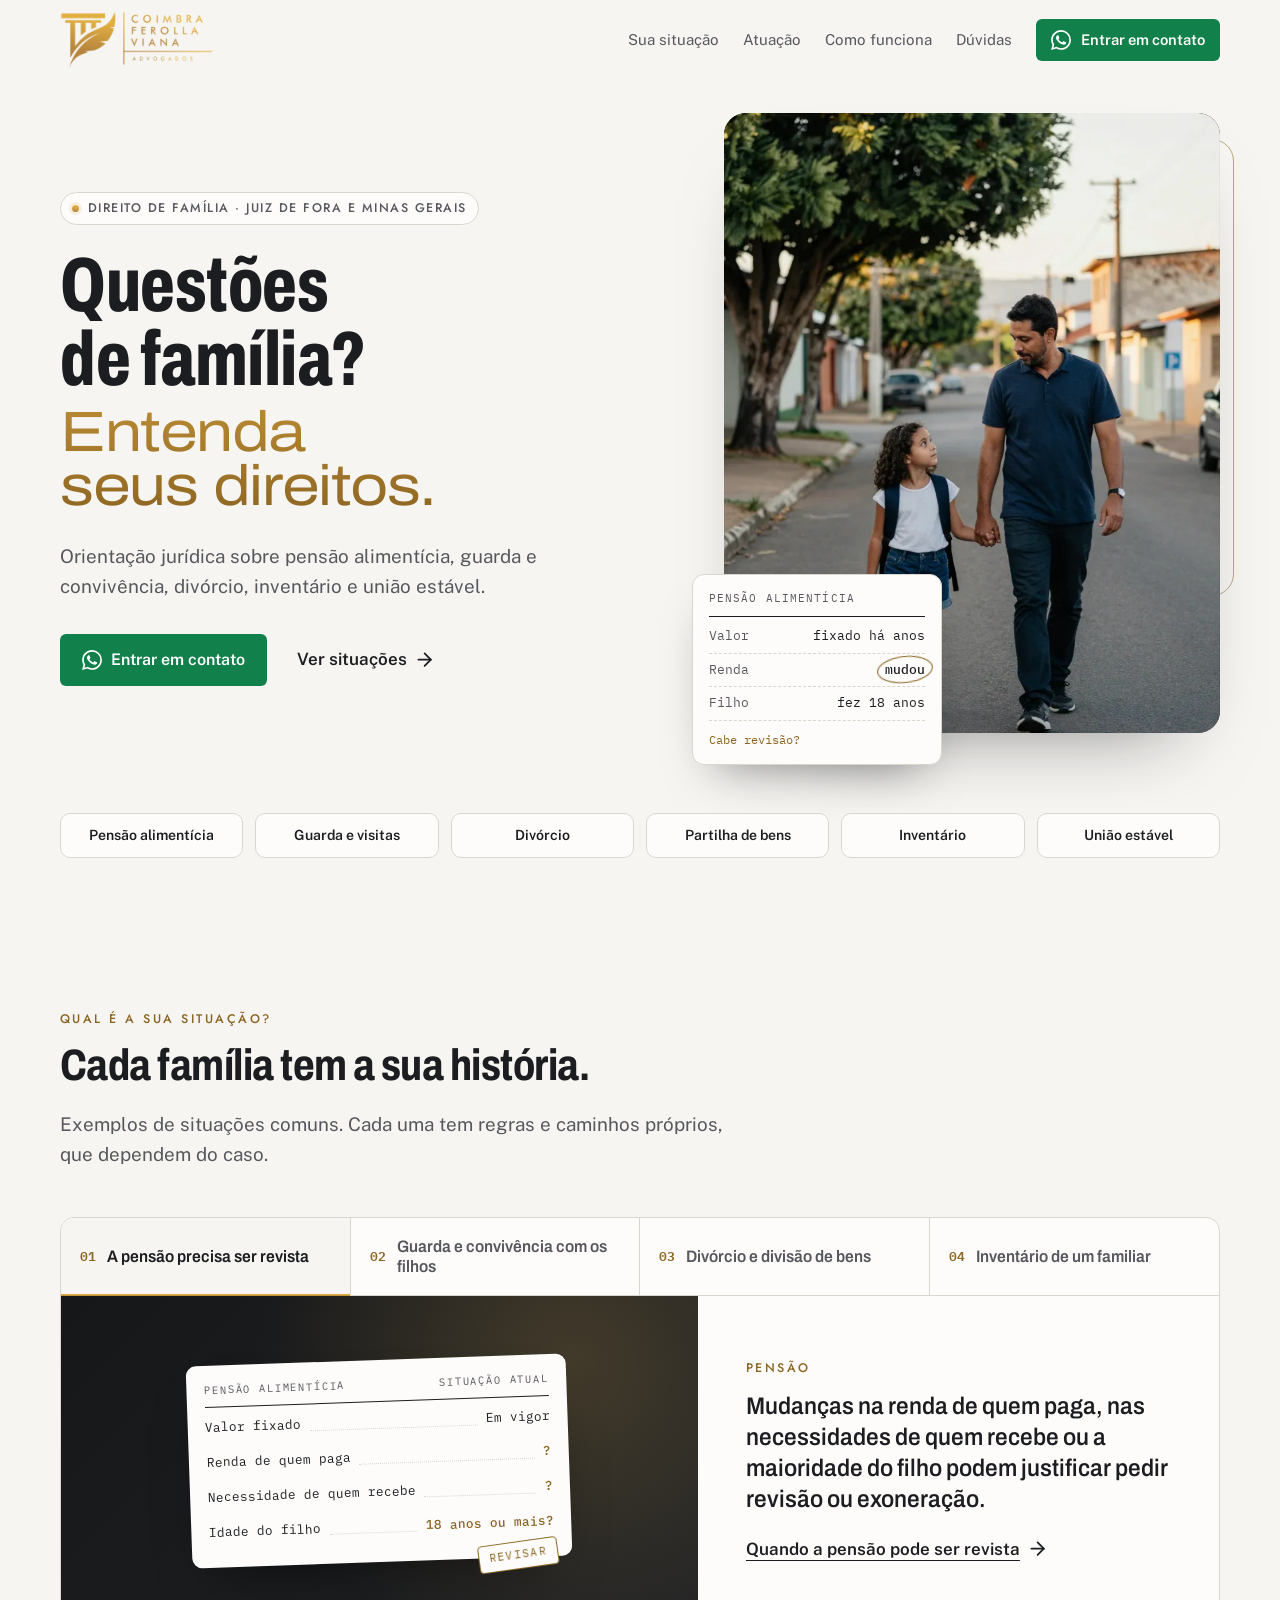
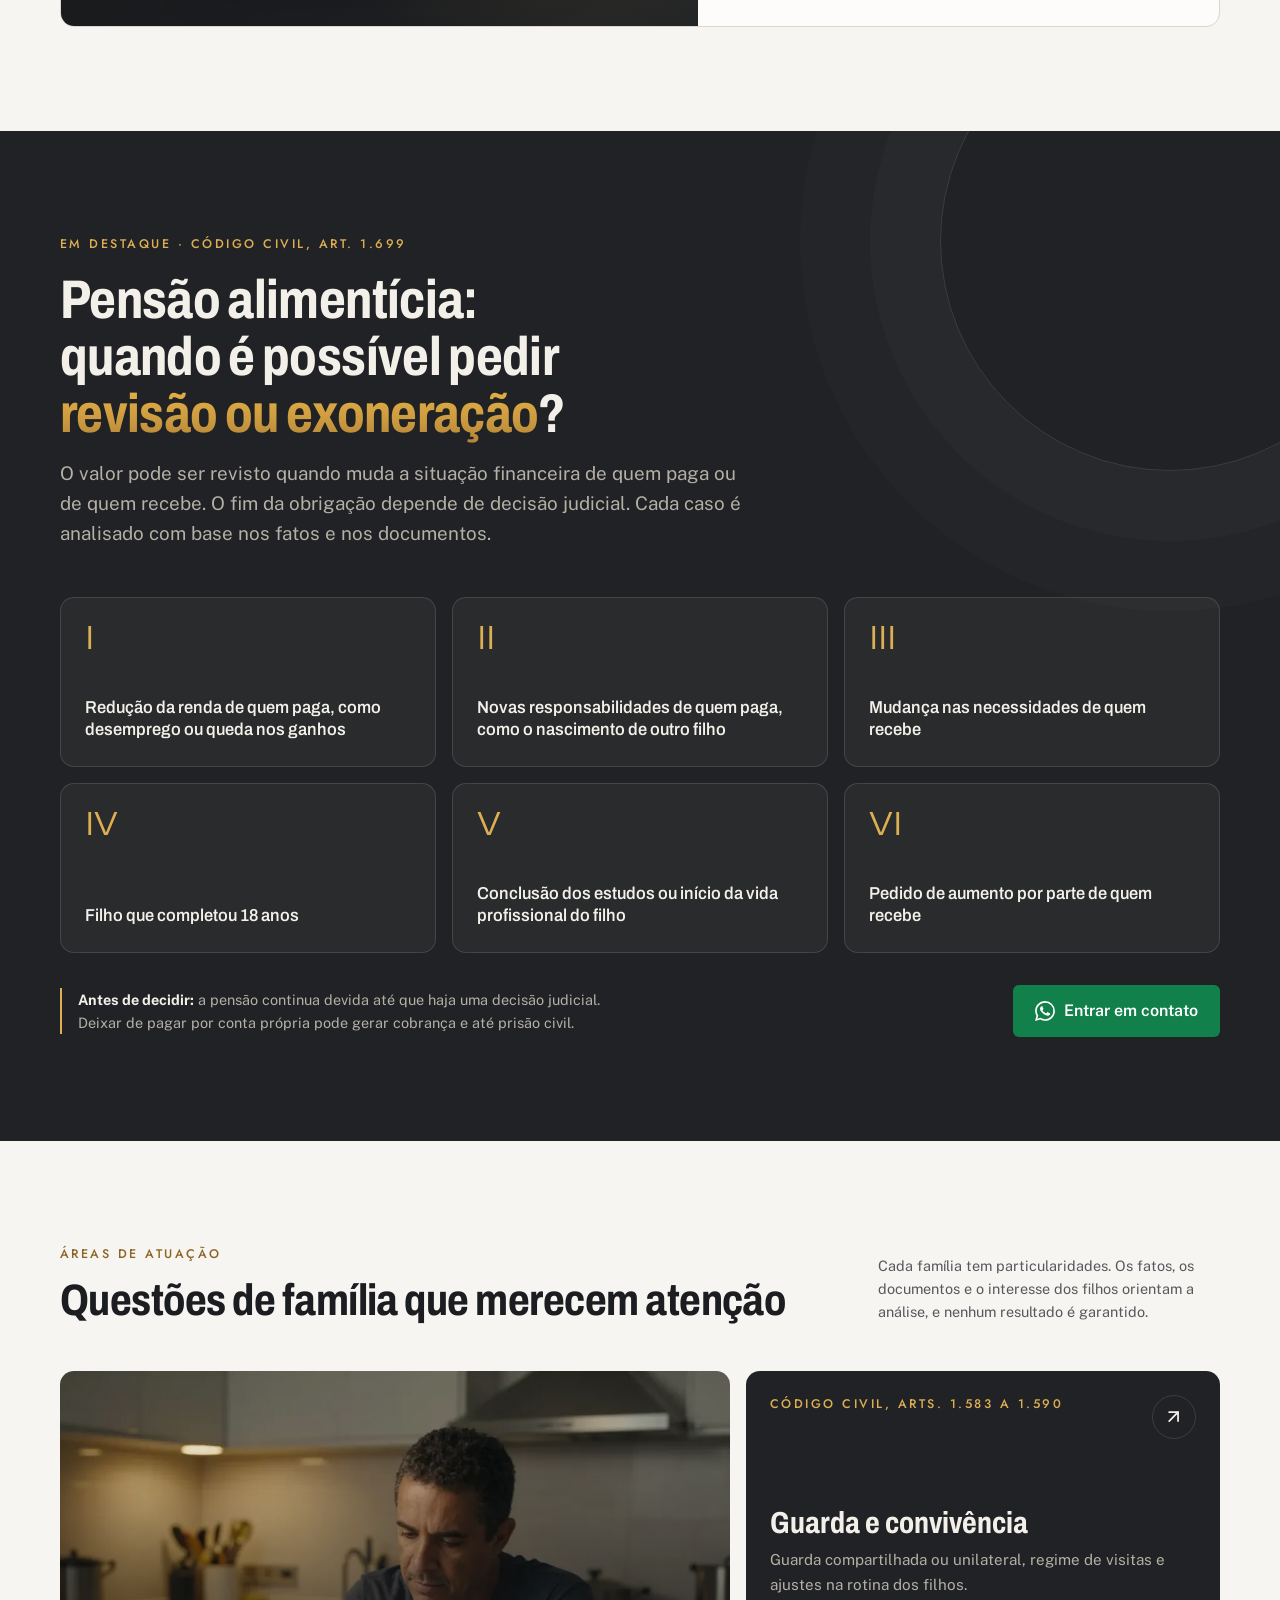
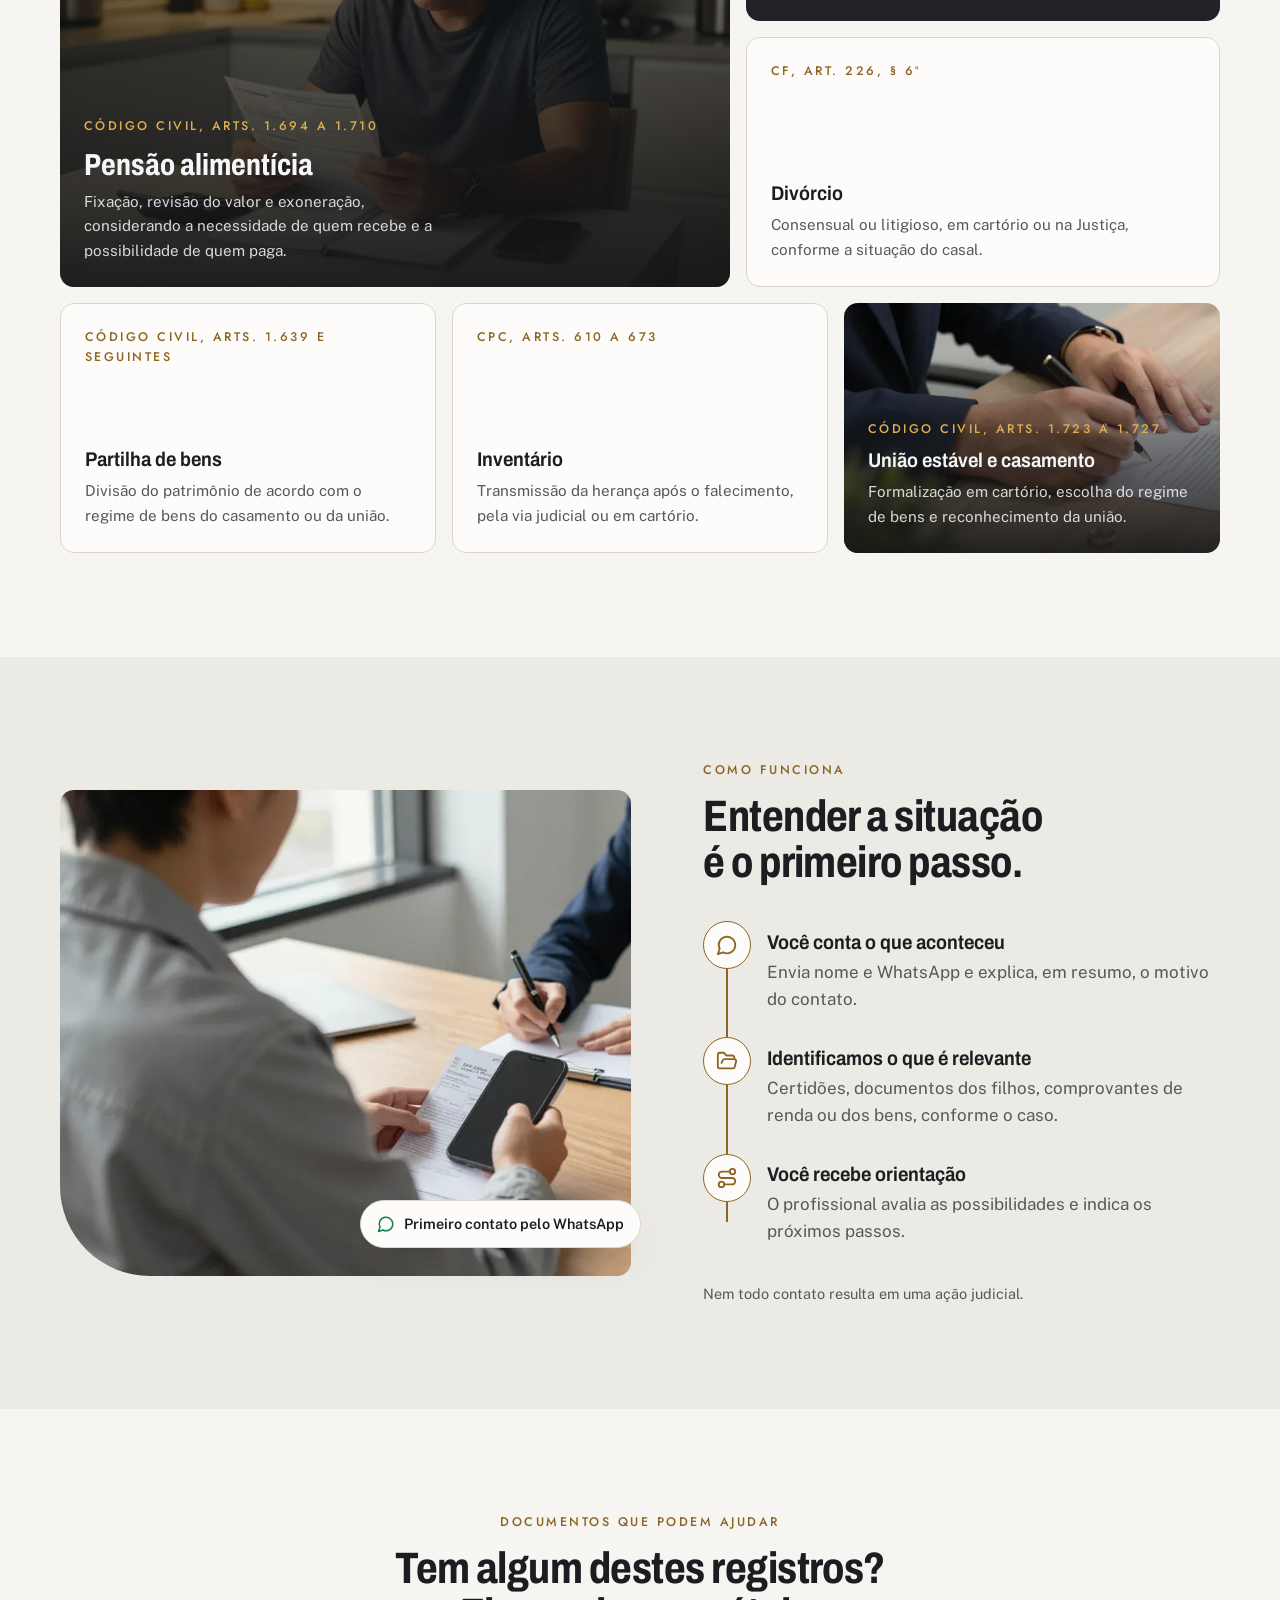
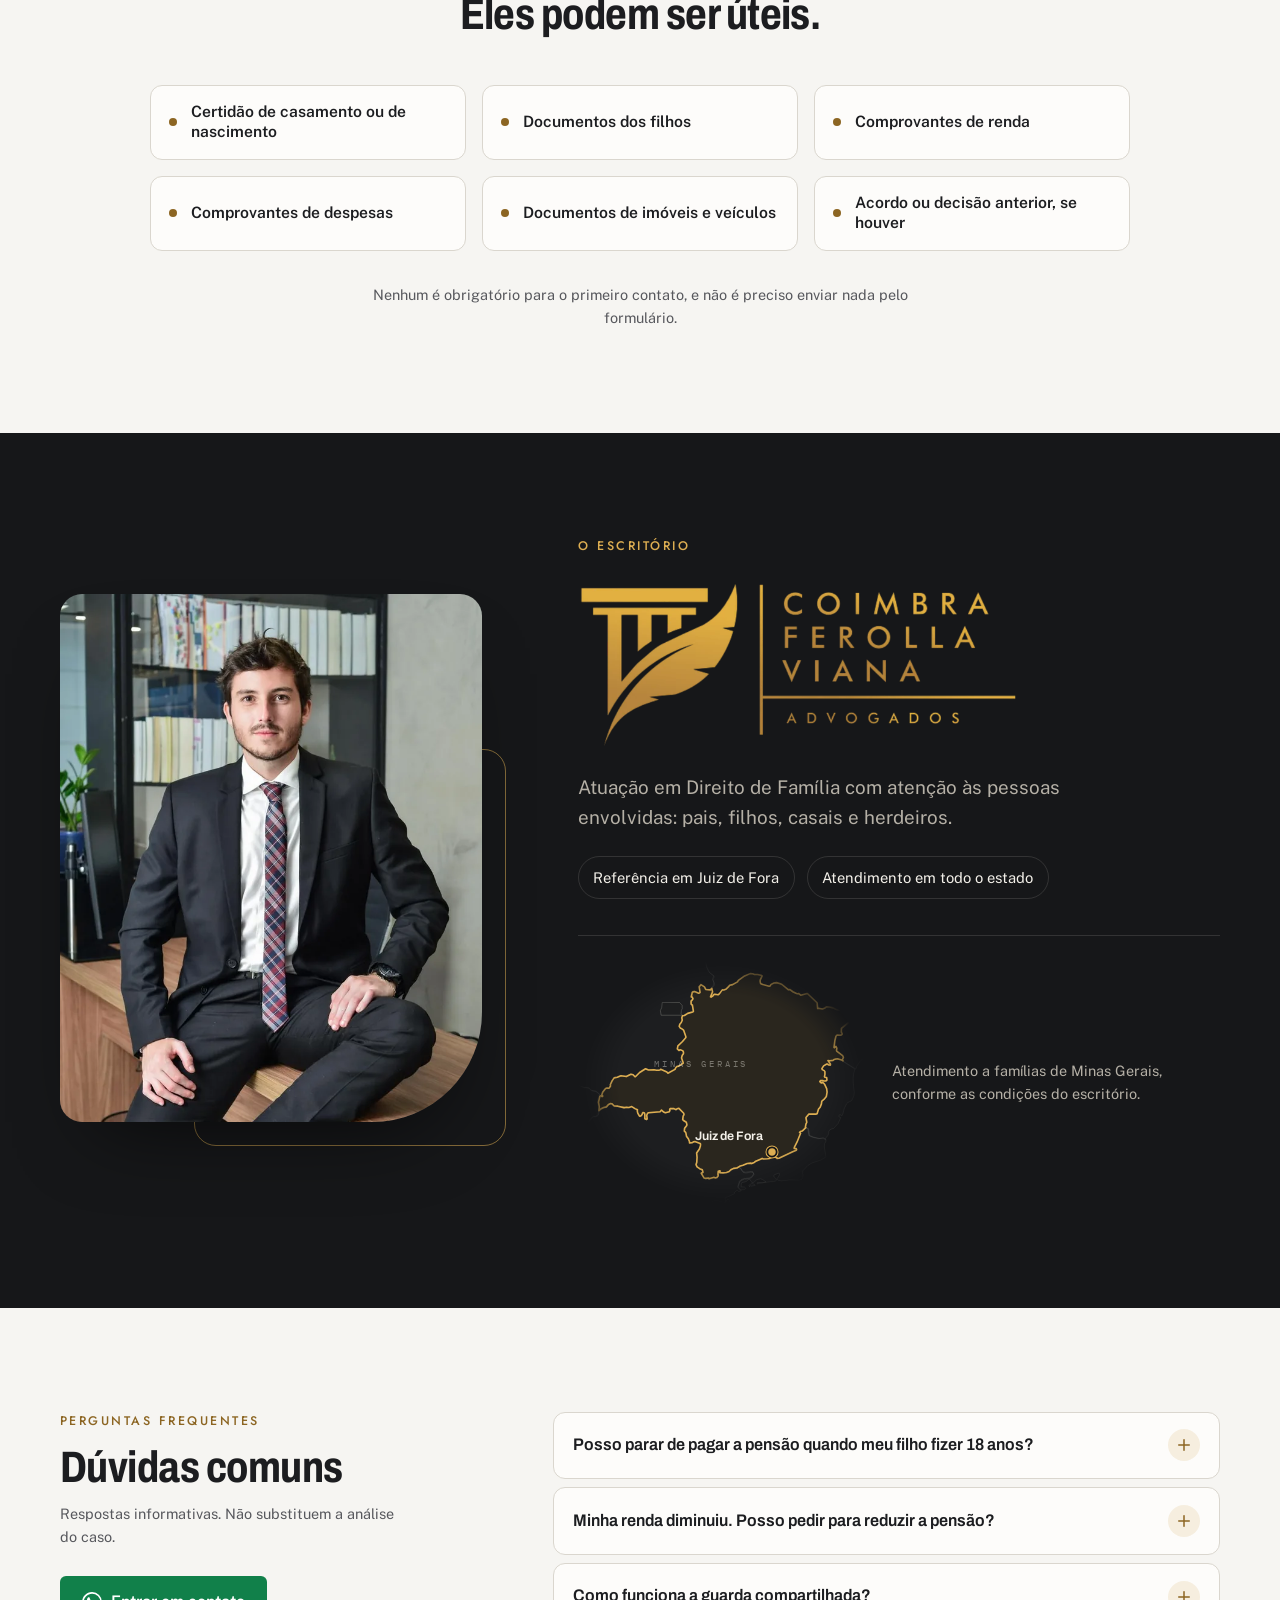
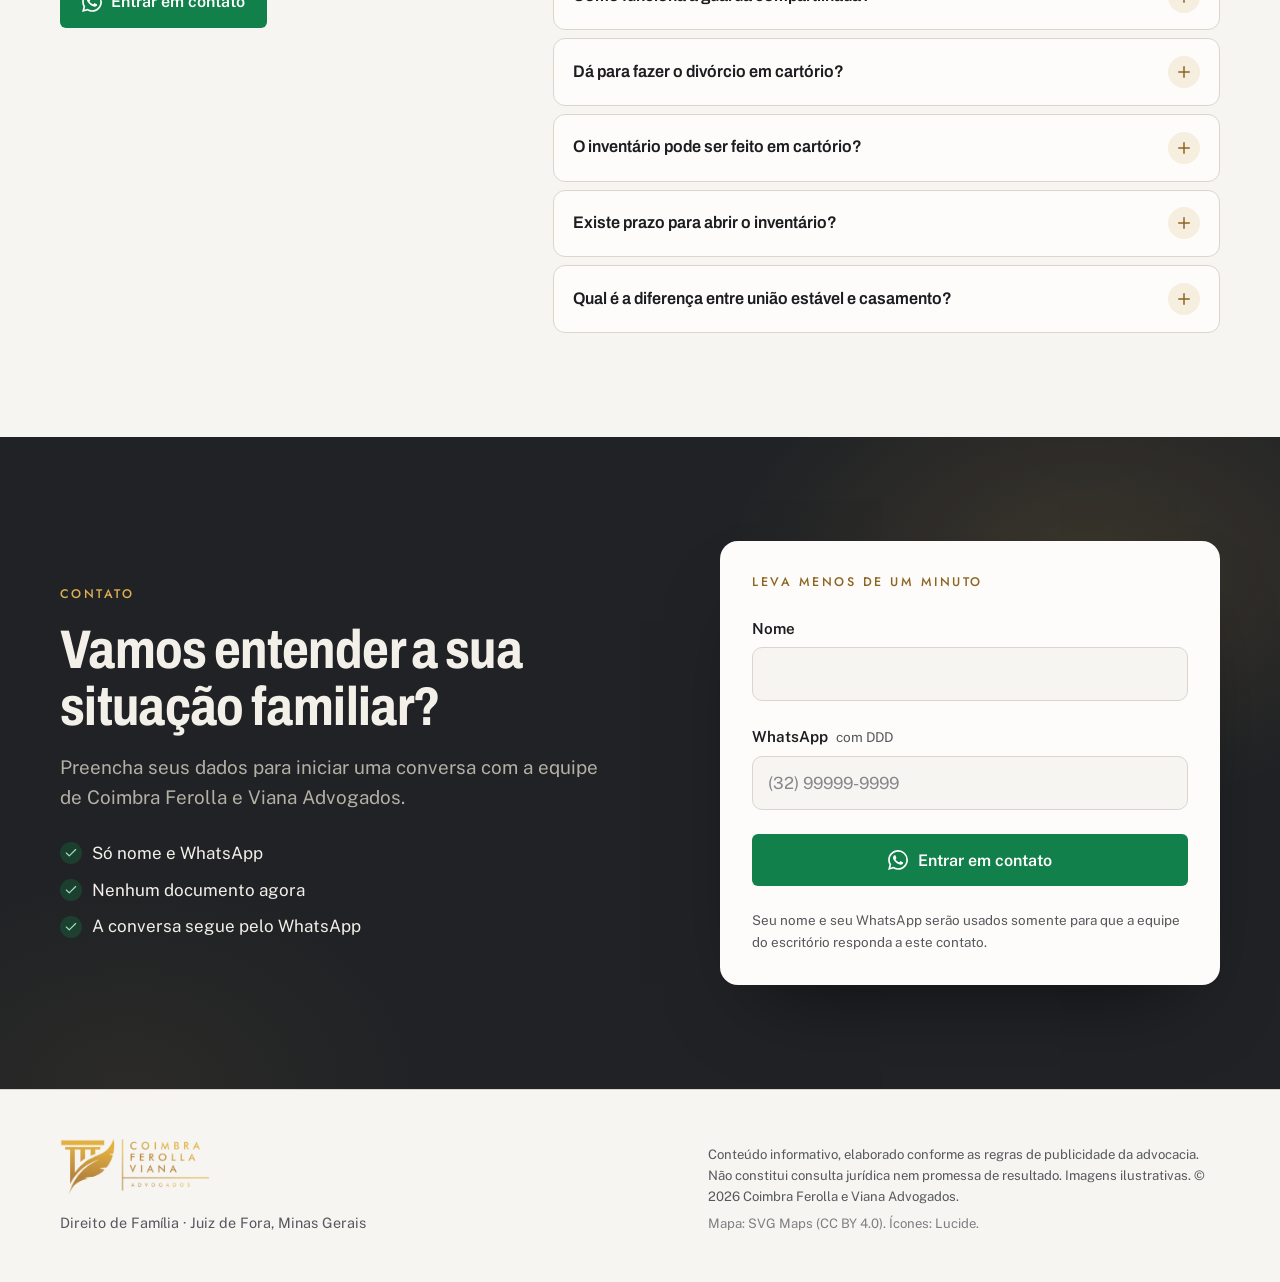
<file: familia.html>
<!doctype html>
<html lang="pt-BR">
<head>
  <!-- Google tag (gtag.js) -->
<script async src="https://www.googletagmanager.com/gtag/js?id=AW-11483800948"></script>
<script>
  window.dataLayer = window.dataLayer || [];
  function gtag(){dataLayer.push(arguments);}
  gtag('js', new Date());

  gtag('config', 'AW-11483800948');
</script>
<meta charset="utf-8">
<meta name="viewport" content="width=device-width, initial-scale=1, viewport-fit=cover">
<title>Direito de Família em Juiz de Fora | Coimbra Ferolla e Viana Advogados</title>
<meta name="description" content="Informações jurídicas sobre pensão alimentícia (revisão e exoneração), guarda e convivência, divórcio, partilha de bens, inventário e união estável, em Juiz de Fora e Minas Gerais.">
<meta name="robots" content="index, follow">
<meta property="og:type" content="website">
<meta property="og:locale" content="pt_BR">
<meta property="og:site_name" content="Coimbra Ferolla e Viana Advogados">
<meta property="og:title" content="Direito de Família em Juiz de Fora | Coimbra Ferolla e Viana Advogados">
<meta property="og:description" content="Orientação jurídica sobre pensão alimentícia, guarda, divórcio, inventário e união estável.">
<meta property="og:image" content="/assets/img/familia/og.jpg">
<meta name="twitter:card" content="summary_large_image">
<meta name="theme-color" content="#202225">
<link rel="icon" type="image/png" href="assets/favicon.png">
<link rel="apple-touch-icon" href="assets/apple-touch-icon.png">
<!-- canonical: adicionar somente após confirmar o endereço definitivo -->
<link rel="preconnect" href="https://fonts.googleapis.com">
<link rel="preconnect" href="https://fonts.gstatic.com" crossorigin>
<link rel="stylesheet" href="https://fonts.googleapis.com/css2?family=Archivo:wdth,wght@62..125,400..800&family=IBM+Plex+Mono:wght@400;500&family=Jost:wght@400;500&family=Public+Sans:wght@400;600&display=swap">
<link rel="preload" as="image" href="assets/img/familia/hero.webp" fetchpriority="high">
<!--CSS-->
<link rel="stylesheet" href="assets/styles.css">
<!--/CSS-->
</head>
<body>
<!--BODY-->
<a class="skip" href="#conteudo">Pular para o conteúdo</a>

<header class="site-header" id="topo">
  <div class="wrap header-inner">
    <a class="brand" href="#topo" aria-label="Coimbra Ferolla e Viana Advogados, início">
      <img src="assets/logo.webp" alt="Coimbra Ferolla e Viana Advogados" width="720" height="273">
    </a>
    <nav class="nav" aria-label="Seções da página">
      <a href="#situacoes">Sua situação</a>
      <a href="#atuacao">Atuação</a>
      <a href="#atendimento">Como funciona</a>
      <a href="#duvidas">Dúvidas</a>
    </nav>
    <a class="btn btn-wa btn-sm" href="#contato" data-cta="header" aria-label="Entrar em contato">
      <svg class="ico" aria-hidden="true"><use href="#i-wa"/></svg><span class="btn-sm-l">Entrar em contato</span><span class="btn-sm-s" aria-hidden="true">Contato</span>
    </a>
  </div>
</header>

<main id="conteudo">

  <!-- 1 · HERO -->
  <section class="hero" aria-labelledby="hero-title">
    <div class="wrap hero-grid">
      <div class="hero-copy">
        <p class="eyebrow"><span class="dot" aria-hidden="true"></span>Direito de Família · Juiz de Fora e Minas Gerais</p>
        <h1 id="hero-title" class="hero-title">
          <span class="ht-a"><span>Questões</span> <span>de família?</span></span>
          <span class="ht-b">Entenda seus direitos.</span>
        </h1>
        <p class="lede">Orientação jurídica sobre pensão alimentícia, guarda e convivência, divórcio, inventário e união estável.</p>
        <div class="hero-actions">
          <a class="btn btn-wa" href="#contato" data-cta="hero"><svg class="ico" aria-hidden="true"><use href="#i-wa"/></svg><span>Entrar em contato</span></a>
          <a class="btn-ghost" href="#situacoes">Ver situações <svg class="ico" aria-hidden="true"><use href="#i-arrow-right"/></svg></a>
        </div>
      </div>

      <figure class="hero-media">
        <div class="photo photo-hero" data-fallback="map-pin">
          <img src="assets/img/familia/hero.webp" alt="Pai caminhando de mãos dadas com a filha em uma rua residencial" width="864" height="1152" fetchpriority="high" decoding="async">
        </div>
        <div class="punch" aria-hidden="true">
          <p class="punch-h">Pensão alimentícia</p>
          <div class="punch-row"><span>Valor</span><span></span><span>fixado há anos</span></div>
          <div class="punch-row is-hit"><span>Renda</span><span></span><span><b>mudou</b></span></div>
          <div class="punch-row"><span>Filho</span><span></span><span>fez 18 anos</span></div>
          <p class="punch-q">Cabe revisão?</p>
        </div>
        <figcaption class="visually-hidden">Imagem ilustrativa de um pai com a filha.</figcaption>
      </figure>
    </div>

    <div class="wrap">
      <ul class="quick" role="list" aria-label="Temas atendidos">
        <li><a href="#pensao">Pensão alimentícia</a></li>
        <li><a href="#atuacao">Guarda e visitas</a></li>
        <li><a href="#atuacao">Divórcio</a></li>
        <li><a href="#atuacao">Partilha de bens</a></li>
        <li><a href="#atuacao">Inventário</a></li>
        <li><a href="#atuacao">União estável</a></li>
      </ul>
    </div>
  </section>

  <!-- 2 · SITUAÇÕES (seletor) -->
  <section class="section situacoes" id="situacoes" aria-labelledby="sit-title">
    <div class="wrap">
      <header class="sec-title reveal">
        <p class="label">Qual é a sua situação?</p>
        <h2 id="sit-title" class="h2">Cada família tem a sua história.</h2>
        <p class="sec-sub">Exemplos de situações comuns. Cada uma tem regras e caminhos próprios, que dependem do caso.</p>
      </header>

      <div class="picker" data-picker>
        <div class="picker-tabs" role="tablist" aria-label="Situações de família">
          <button class="pt" role="tab" id="tab-1" aria-controls="pan-1" aria-selected="true" tabindex="0">
            <span class="pt-n" aria-hidden="true">01</span><span>A pensão precisa ser revista</span>
          </button>
          <button class="pt" role="tab" id="tab-2" aria-controls="pan-2" aria-selected="false" tabindex="-1">
            <span class="pt-n" aria-hidden="true">02</span><span>Guarda e convivência com os filhos</span>
          </button>
          <button class="pt" role="tab" id="tab-3" aria-controls="pan-3" aria-selected="false" tabindex="-1">
            <span class="pt-n" aria-hidden="true">03</span><span>Divórcio e divisão de bens</span>
          </button>
          <button class="pt" role="tab" id="tab-4" aria-controls="pan-4" aria-selected="false" tabindex="-1">
            <span class="pt-n" aria-hidden="true">04</span><span>Inventário de um familiar</span>
          </button>
        </div>

        <div class="picker-panels">
          <div class="pp" role="tabpanel" id="pan-1" aria-labelledby="tab-1">
            <div class="slip-stage" aria-hidden="true">
              <div class="slip">
                <p class="slip-h"><span>Pensão alimentícia</span><span>Situação atual</span></p>
                <div class="slip-row"><span>Valor fixado</span><i></i><span>Em vigor</span></div>
                <div class="slip-row is-q"><span>Renda de quem paga</span><i></i><span>?</span></div>
                <div class="slip-row is-q"><span>Necessidade de quem recebe</span><i></i><span>?</span></div>
                <div class="slip-row"><span>Idade do filho</span><i></i><span class="slip-q">18 anos ou mais?</span></div>
                <p class="slip-stamp">Revisar</p>
              </div>
            </div>
            <div class="pp-body">
              <p class="pp-k">Pensão</p>
              <p class="pp-t">Mudanças na renda de quem paga, nas necessidades de quem recebe ou a maioridade do filho podem justificar pedir revisão ou exoneração.</p>
              <a class="link-arrow" href="#pensao">Quando a pensão pode ser revista <svg class="ico" aria-hidden="true"><use href="#i-arrow-right"/></svg></a>
            </div>
          </div>
          <div class="pp" role="tabpanel" id="pan-2" aria-labelledby="tab-2" hidden>
            <div class="photo" data-fallback="map-pin"><img src="assets/img/familia/guarda.webp" alt="Pai abraçando o filho no portão de casa antes de um fim de semana juntos" width="1100" height="825" loading="lazy" decoding="async"></div>
            <div class="pp-body">
              <p class="pp-k">Guarda e visitas</p>
              <p class="pp-t">Definir ou ajustar guarda, horários de convivência e visitas, sempre olhando para o interesse da criança.</p>
              <a class="link-arrow" href="#contato" data-cta="sit-2">Conversar sobre isso <svg class="ico" aria-hidden="true"><use href="#i-arrow-right"/></svg></a>
            </div>
          </div>
          <div class="pp" role="tabpanel" id="pan-3" aria-labelledby="tab-3" hidden>
            <div class="photo" data-fallback="map-pin"><img src="assets/img/familia/divorcio.webp" alt="Dois molhos de chaves e documentos sobre uma mesa" width="1100" height="825" loading="lazy" decoding="async"></div>
            <div class="pp-body">
              <p class="pp-k">Separação</p>
              <p class="pp-t">Divórcio consensual ou não, em cartório ou na Justiça, e a divisão do que foi construído junto.</p>
              <a class="link-arrow" href="#contato" data-cta="sit-3">Conversar sobre isso <svg class="ico" aria-hidden="true"><use href="#i-arrow-right"/></svg></a>
            </div>
          </div>
          <div class="pp" role="tabpanel" id="pan-4" aria-labelledby="tab-4" hidden>
            <div class="photo" data-fallback="map-pin"><img src="assets/img/familia/inventario.webp" alt="Mãe e filho adulto olhando um álbum de fotos da família" width="1100" height="825" loading="lazy" decoding="async"></div>
            <div class="pp-body">
              <p class="pp-k">Herança</p>
              <p class="pp-t">Organizar a herança após o falecimento de um familiar, em cartório ou na Justiça, conforme o caso.</p>
              <a class="link-arrow" href="#contato" data-cta="sit-4">Conversar sobre isso <svg class="ico" aria-hidden="true"><use href="#i-arrow-right"/></svg></a>
            </div>
          </div>
        </div>
      </div>
    </div>
  </section>

  <!-- 3 · PENSÃO: REVISÃO E EXONERAÇÃO -->
  <section class="band band-dark rescisao" id="pensao" aria-labelledby="ri-title">
    <div class="wrap">
      <div class="ri-head reveal">
        <p class="label label-on-dark">Em destaque · Código Civil, art. 1.699</p>
        <h2 id="ri-title" class="h2 h2-xl">Pensão alimentícia: quando é possível pedir <em>revisão ou exoneração</em>?</h2>
        <p class="ri-lede">O valor pode ser revisto quando muda a situação financeira de quem paga ou de quem recebe. O fim da obrigação depende de decisão judicial. Cada caso é analisado com base nos fatos e nos documentos.</p>
      </div>

      <ol class="ri-grid" role="list" aria-label="Situações que podem justificar a análise de revisão ou exoneração">
        <li class="ri-card"><span>Redução da renda de quem paga, como desemprego ou queda nos ganhos</span></li>
        <li class="ri-card"><span>Novas responsabilidades de quem paga, como o nascimento de outro filho</span></li>
        <li class="ri-card"><span>Mudança nas necessidades de quem recebe</span></li>
        <li class="ri-card"><span>Filho que completou 18 anos</span></li>
        <li class="ri-card"><span>Conclusão dos estudos ou início da vida profissional do filho</span></li>
        <li class="ri-card"><span>Pedido de aumento por parte de quem recebe</span></li>
      </ol>

      <div class="ri-foot">
        <p class="ri-caution"><span><strong>Antes de decidir:</strong> a pensão continua devida até que haja uma decisão judicial. Deixar de pagar por conta própria pode gerar cobrança e até prisão civil.</span></p>
        <a class="btn btn-wa" href="#contato" data-cta="pensao"><svg class="ico" aria-hidden="true"><use href="#i-wa"/></svg><span>Entrar em contato</span></a>
      </div>
    </div>
  </section>

  <!-- 4 · ÁREAS (bento) -->
  <section class="section atuacao" id="atuacao" aria-labelledby="at-title">
    <div class="wrap">
      <header class="sec-title sec-title-row reveal">
        <div>
          <p class="label">Áreas de atuação</p>
          <h2 id="at-title" class="h2">Questões de família que merecem atenção</h2>
        </div>
        <p class="sec-aside">Cada família tem particularidades. Os fatos, os documentos e o interesse dos filhos orientam a análise, e nenhum resultado é garantido.</p>
      </header>

      <ul class="bento" role="list">
        <li class="tile tile-photo t-insa reveal">
          <div class="photo" data-fallback="map-pin"><img src="assets/img/familia/pensao.webp" alt="" width="1100" height="825" loading="lazy" decoding="async"></div>
          <div class="tile-body">
            <span class="ref">Código Civil, arts. 1.694 a 1.710</span>
            <h3 class="h3 h3-big">Pensão alimentícia</h3>
            <p>Fixação, revisão do valor e exoneração, considerando a necessidade de quem recebe e a possibilidade de quem paga.</p>
          </div>
        </li>
        <li class="tile tile-dark t-resc reveal">
          <span class="ref">Código Civil, arts. 1.583 a 1.590</span>
          <h3 class="h3 h3-big">Guarda e convivência</h3>
          <p>Guarda compartilhada ou unilateral, regime de visitas e ajustes na rotina dos filhos.</p>
          <a class="tile-link" href="#contato" data-cta="tile-guarda" aria-label="Conversar sobre guarda e convivência"><svg class="ico" aria-hidden="true"><use href="#i-arrow-up-right"/></svg></a>
        </li>
        <li class="tile tile-light t-vinc reveal">
          <span class="ref">CF, art. 226, § 6º</span>
          <h3 class="h3">Divórcio</h3>
          <p>Consensual ou litigioso, em cartório ou na Justiça, conforme a situação do casal.</p>
        </li>
        <li class="tile tile-light t-jorn reveal">
          <span class="ref">Código Civil, arts. 1.639 e seguintes</span>
          <h3 class="h3">Partilha de bens</h3>
          <p>Divisão do patrimônio de acordo com o regime de bens do casamento ou da união.</p>
        </li>
        <li class="tile tile-light t-acid reveal">
          <span class="ref">CPC, arts. 610 a 673</span>
          <h3 class="h3">Inventário</h3>
          <p>Transmissão da herança após o falecimento, pela via judicial ou em cartório.</p>
        </li>
        <li class="tile tile-photo t-gest reveal">
          <div class="photo" data-fallback="map-pin"><img src="assets/img/familia/uniao.webp" alt="" width="700" height="714" loading="lazy" decoding="async"></div>
          <div class="tile-body">
            <span class="ref">Código Civil, arts. 1.723 a 1.727</span>
            <h3 class="h3">União estável e casamento</h3>
            <p>Formalização em cartório, escolha do regime de bens e reconhecimento da união.</p>
          </div>
        </li>
      </ul>
      <p class="bento-hint" aria-hidden="true">Deslize para ver todas as áreas <svg class="ico"><use href="#i-arrow-right"/></svg></p>
    </div>
  </section>

  <!-- 5 · COMO FUNCIONA -->
  <section class="section band-tint atendimento" id="atendimento" aria-labelledby="atd-title">
    <div class="wrap atd-grid">
      <div class="atd-media reveal">
        <div class="photo photo-wide" data-fallback="messages-square"><img src="assets/img/atendimento.webp" alt="Pessoa com celular e documentos em uma conversa de orientação" width="846" height="720" loading="lazy" decoding="async"></div>
        <p class="atd-badge"><svg class="ico" aria-hidden="true"><use href="#i-message-circle"/></svg>Primeiro contato pelo WhatsApp</p>
      </div>
      <div class="atd-copy">
        <p class="label">Como funciona</p>
        <h2 id="atd-title" class="h2">Entender a situação é o primeiro passo.</h2>
        <ol class="timeline" role="list">
          <li class="tl reveal">
            <span class="tl-ico"><svg class="ico" aria-hidden="true"><use href="#i-message-circle"/></svg></span>
            <div><h3 class="h3">Você conta o que aconteceu</h3><p>Envia nome e WhatsApp e explica, em resumo, o motivo do contato.</p></div>
          </li>
          <li class="tl reveal">
            <span class="tl-ico"><svg class="ico" aria-hidden="true"><use href="#i-folder-open"/></svg></span>
            <div><h3 class="h3">Identificamos o que é relevante</h3><p>Certidões, documentos dos filhos, comprovantes de renda ou dos bens, conforme o caso.</p></div>
          </li>
          <li class="tl reveal">
            <span class="tl-ico"><svg class="ico" aria-hidden="true"><use href="#i-route"/></svg></span>
            <div><h3 class="h3">Você recebe orientação</h3><p>O profissional avalia as possibilidades e indica os próximos passos.</p></div>
          </li>
        </ol>
        <p class="fineprint">Nem todo contato resulta em uma ação judicial.</p>
      </div>
    </div>
  </section>

  <!-- 6 · DOCUMENTOS -->
  <section class="section documentos" id="documentos" aria-labelledby="doc-title">
    <div class="wrap">
      <header class="sec-title sec-title-center reveal">
        <p class="label">Documentos que podem ajudar</p>
        <h2 id="doc-title" class="h2">Tem algum destes registros? Eles podem ser úteis.</h2>
      </header>
      <ul class="docs" role="list">
        <li class="doc reveal"><span>Certidão de casamento ou de nascimento</span></li>
        <li class="doc reveal"><span>Documentos dos filhos</span></li>
        <li class="doc reveal"><span>Comprovantes de renda</span></li>
        <li class="doc reveal"><span>Comprovantes de despesas</span></li>
        <li class="doc reveal"><span>Documentos de imóveis e veículos</span></li>
        <li class="doc reveal"><span>Acordo ou decisão anterior, se houver</span></li>
      </ul>
      <p class="docs-note">Nenhum é obrigatório para o primeiro contato, e não é preciso enviar nada pelo formulário.</p>
    </div>
  </section>

  <!-- 7 · ESCRITÓRIO + ABRANGÊNCIA -->
  <section class="band band-navy sobre" id="escritorio" aria-labelledby="sobre-title">
    <div class="wrap sobre-grid">
      <figure class="sobre-photo reveal">
        <div class="photo photo-portrait" data-fallback="map-pin"><img src="assets/img/advogado.webp" alt="Advogado do escritório Coimbra Ferolla e Viana em seu escritório" width="700" height="875" loading="lazy" decoding="async"></div>
      </figure>
      <div class="sobre-copy reveal">
        <p class="label label-on-dark">O escritório</p>
        <h2 id="sobre-title" class="sobre-logo"><img src="assets/logo.webp" alt="Coimbra Ferolla e Viana Advogados" width="720" height="273" loading="lazy" decoding="async"></h2>
        <p>Atuação em Direito de Família com atenção às pessoas envolvidas: pais, filhos, casais e herdeiros.</p>
        <ul class="sobre-facts" role="list">
          <li>Referência em Juiz de Fora</li>
          <li>Atendimento em todo o estado</li>
        </ul>
        <figure class="map-wrap" id="abrangencia">
          <svg class="mg-map" viewBox="345 296 200 168" role="img" aria-labelledby="mg-map-t">
<title id="mg-map-t">Mapa de Minas Gerais com a localização de Juiz de Fora, na Zona da Mata</title>
<g><path class="mg-n" d="m 417.0,334.1 -0.9,-1.0 0.2,-2.4 0.6,-1.2 -0.1,-2.2 -1.8,-2.0 -11.9,-0.0 -0.4,3.7 -0.9,1.8 0.5,3.3 14.7,0.0 0,0 0,0 0,0 -0.5,1.5 0.3,1.6 -0.7,1.6 -1.0,1.2 -0.4,1.5 0.8,1.2 0.8,0.3 1.4,1.0 1.6,4.6 0,0.6 -2.3,2.7 -3.2,3.0 -0.4,2.1 1.1,1.1 0.9,-0.5 1.6,0.6 0.5,0.6 0.2,1 -0.2,0.7 -0.7,0.9 -0.5,1.9 1.2,3.5 -3.1,2.1 -1.2,0.2 -0.9,0.9 -0.5,1.1 -4.9,2.7 -0.7,-0.8 -4.3,-1.9 -0.6,0.5 -0.6,0.1 -1.8,0.0 -1.5,-0.3 -3.9,0.2 -2.0,-0.9 -4.1,2.6 -2.9,2.9 -0.3,0 -1.3,-1.4 -1.5,-0.3 -3.2,1.6 -3.7,-0.6 -2.5,1.0 -2.2,0.5 -1.4,2.1 -1.2,2.5 0.1,1 -0.8,1.3 -0.8,0.3 -0.8,-0.2 -0.5,0.1 -0.9,0.7 -1.6,2.1 -0.6,1.9 0.6,0.6 -0.0,0.3 -0.4,0.2 -0.9,-0.5 0,0 -0.2,-0.5 -2.7,-2.2 -3.1,-0.6 -1.6,-1.6 -1.9,-0.4 -1.5,-0.0 -3.4,-1.3 -0.7,-0.8 -3.1,-1.6 -0.7,-0.6 -1.4,-0.7 -1.1,-0.2 -2.7,-1.7 -2.8,0.2 -3.8,-0.7 -0.1,-0.3 0.3,-0.8 0.6,-1.2 1.3,-1.8 -0.1,-0.4 -2.2,-0.9 -1.1,0.7 -0.7,-0.2 -0.3,-0.4 -0.2,-1.1 0.3,-2.6 -0.2,-1.8 0,0 -0.9,-2.2 -0.2,-3.4 -1.4,-2.2 -0.2,-0.7 0.4,-3.4 2.5,-3.9 0.4,-2.9 0.7,-0.8 2.0,-0.8 1.9,-1.8 1.2,-2.0 0.3,-1.9 0.5,-1.0 1.3,-1.0 0.8,-1.4 0.1,-1.5 1.8,-1.0 1.4,-2.6 2.6,-0.1 2.7,-0.9 0.3,-0.3 2.0,-4.2 0.7,-1.0 0.6,-4.1 0.4,-0.7 1.9,-1.9 1.6,-1.0 1.1,-0.3 1.2,0.7 1.2,-0.7 1.4,-1.4 0.8,-2.9 1.2,-2.9 -0.0,-0.8 -0.5,-1.1 0.6,-2.7 1.6,-3.1 -0.1,-5.2 1.2,-0.8 1.0,-2.6 2,-3.2 0.4,-1.1 -0.2,-2.7 0.3,-0.9 1.0,-0.9 0.3,-1.1 -0.1,-0.6 0,0 0.3,-0.5 0.2,-1.9 0.7,-1.2 1.8,-2.1 0.6,-0.3 -0.0,1.7 -1.2,1.9 -0.5,2.3 2.4,0.4 2.2,1.0 3.9,0.4 3.1,1.7 4.1,1.4 0.6,-0.2 1.6,-5.9 1.5,-2.4 1.2,-1.0 1.1,1.3 1.0,1.9 1.1,3.7 0.6,3.1 1.1,0.1 0.8,-0.8 0.3,-1 0.6,-0.5 2.8,0.3 4.5,-0.5 0.2,0.7 -0.6,1.6 3.1,1.5 3.4,0.7 0.7,-0.1 0.5,-3.3 0.6,0.0 1.5,2.6 0.5,0.2 1.8,-0.9 2.5,-2.1 4.5,-1 1.6,0 2.6,-1.1 1.7,-1.3 5.4,-1.4 0,0 2.7,2.5 0.0,0.4 -1.4,1.1 -0.5,2.5 0.1,0.3 1.6,0.8 -0.1,0.9 -0.2,0.4 -1.6,1.0 -1.2,3.8 -0.1,1.6 0.6,3.5 1.7,3.5 3.2,2.6 0.1,0.5 -0.7,1.4 -0.1,0.7 0.7,1.7 0.2,1.3 -0.2,0.8 -1.5,2.0 0,0 -1,1.0 -3.2,-0.3 -0.9,-1.8 -2.4,-1.5 -1.2,1.5 0.6,3.8 -0.6,0.5 -0.4,0.1 -2.8,-1.1 -1.2,0.2 -0.4,0.3 -0.7,3.2 0.7,0.1 0.5,1.2 -0.6,0.9 -0.7,0.7 0.0,1.9 0.4,0.6 0.5,0.2 0.7,4.3 -0.5,0.5 -3.4,0.9 -2.3,1.5 z"/><path class="mg-n" d="m 527.8,365.6 -0.4,-0.8 0.7,-1.4 -0.0,-0.5 -0.5,-1.0 -4.1,-3.0 -0.1,-0.5 0.2,-1.5 -0.6,-1.2 -0.7,0.2 -0.2,0.5 -0.3,0.2 -0.2,-0.2 0.5,-4.4 0.8,-3.3 0.8,-0.9 2.5,0.2 1.0,-0.7 0,-0.4 -0.6,-1.0 0.2,-2.6 5.0,-4.2 1.5,-3.1 -0.4,-1.2 -0.8,-1.0 -0.9,-0.1 -0.7,-0.4 -2.8,-2.5 -2.1,0.0 -2.2,-0.6 -2.3,-1.1 -2.7,-0.6 -2.0,-0.1 -1.3,1.0 -1.5,0.5 -2.6,-0.5 -0.6,0.2 -0.4,-4.0 -6.5,-6.2 -0.4,-0.2 -4.4,1.2 -1.5,-1.2 -0.5,0.2 -0.9,-0.2 -2.5,-1.2 -2.2,-1.6 -1.0,0.2 -4.3,-3.6 -1.1,-0.5 -2.7,-0.8 -1.8,0.2 -1.9,0.9 -0.8,1.1 -0.6,0.2 -5.3,-1.5 -0.6,-0.5 -0.3,-1.5 0.1,-0.9 1.3,-2.7 -0.9,-0.5 -2.3,-0.5 -2.2,-0.0 -1.2,-0.5 -1.8,-0.1 -3.8,1.6 -4.3,3.0 -0.6,1.1 -3.4,1.9 -2.0,0.4 -0.9,1.2 -1.8,1.6 -1.4,0.5 -1,-0.1 -1.9,2.6 -1.0,0.8 -2.1,-0.4 -0.7,0.1 -0.7,1 -1.3,0.9 -0.4,-0.2 1.4,-3.4 -0.5,-2.4 0,0 1.5,-2.0 0.2,-0.8 -0.2,-1.3 -0.7,-1.7 0.1,-0.7 0.7,-1.4 -0.1,-0.5 -3.2,-2.6 -1.7,-3.5 -0.6,-3.5 0.1,-1.6 1.2,-3.8 1.6,-1.0 0.2,-0.4 0.1,-0.9 -1.6,-0.8 -0.1,-0.3 0.5,-2.5 1.4,-1.1 -0.0,-0.4 -2.7,-2.5 0,0 -0.0,-0.9 1.4,-2.4 -0.0,-1.1 -0.2,-0.4 -1.5,-0.5 -0.9,-0.7 -0.3,-1.3 0.1,-2.9 0.2,-0.8 1.9,-1.7 1.1,-0.4 1.0,-0.7 -0.3,-0.6 -0.6,-0.5 -0.9,-0.3 -1.0,0.2 -0.3,-0.3 -0.1,-0.5 0.4,-1.0 2.0,-0.8 0.6,-0.5 -0.0,-0.8 -1.9,-1.0 -3.6,-0.7 -1.9,-2.0 -0.2,-0.9 0.5,-1.2 1.0,-0.7 1.5,-3.5 0.9,-0.6 1.0,-0.3 0.3,-0.4 -1.3,-1.8 0.2,-0.4 3.2,-2.6 3.8,-2.0 0.6,-0.5 0.2,-1.0 0.7,-0.7 0,0 2.3,-0.0 1.4,1.3 0.7,1.0 0.5,2.2 1.8,2.5 4.2,1.9 1.8,-0.5 2.1,0.2 0.3,-0.2 0.8,-1.4 1.1,-0.4 0.7,-0.9 1.2,-0.9 2.2,-0.8 1.3,0.2 1.5,0.5 1.4,-0.4 3.0,-2.4 3.0,-5.0 0.7,-0.9 0.2,-0.9 0.3,-2.6 -0.1,-1.2 -2.2,-4.4 0.1,-0.9 3.2,-1.6 1.9,-0.0 1.5,0.5 0.4,0.9 0.3,0.2 2.1,-0.4 1.4,-0.5 1.3,0.4 1.7,1.0 -0.1,0.7 0.2,0.3 0.8,0.3 3,-0.1 1.5,-0.6 1.7,-0.1 0.8,-1.2 1.5,-1.3 2.7,-0.3 0.8,-0.4 0.8,-1.0 2.2,0.0 0.6,0.6 0.3,0.1 1.9,-1.8 -0.1,-2.4 2.0,-0.4 0.8,0.2 1.1,-0.7 1.5,-2.3 0.5,-1.1 0,0 0.9,0.4 1.2,-0.3 2.2,0.3 2.8,1.4 0.4,0.5 -0.1,2.7 0.7,1.9 2.2,0.9 0.3,2 -0.9,1.7 1.8,0.6 1.0,-0.2 0.8,-0.9 2.9,-0.9 0.8,-3.6 0.5,-0.9 0.8,-0.2 0.8,0.5 0.6,0.1 2.4,-1.0 1.1,-1.2 0.2,-0.6 -0.2,-1.4 0.3,-0.2 2.2,-0.5 0.8,-2.0 1.6,-0.4 2.5,-1.5 0.6,-0.1 1.5,0.6 0.8,1.4 1.4,0.8 2.4,0.8 3.0,0.4 1.6,1.1 0.5,1.6 0.4,0.3 0.4,-0.1 0.3,-1.8 0.4,-0.4 1,-0.0 0.5,0.3 0.0,0.6 -0.6,0.9 0.5,0.8 0.5,0.4 2.1,0.9 0.0,0.9 1.2,3.0 0,0 0.5,1.4 1.0,0.3 0.5,-0.1 1.4,0.8 0.2,0.7 0,0 -0.7,1.2 0.2,2.1 1.3,2.5 2.0,1.9 0.8,1.1 -0.1,3.1 -0.7,1.6 -0.1,0.9 0.8,2.8 -0.3,0.6 -0.7,0.6 -2.5,1 -1.1,-0.8 -1.7,-0.0 -0.3,0.3 -0.6,1.6 0.0,0.8 0.9,1.6 1.1,0.7 0.5,1.5 1.4,1.5 0.1,0.4 -0.1,1.4 -0.3,0.4 0.1,0.4 0.6,0.5 1.9,0.9 0.5,0.7 0.5,0.3 1.6,0.6 2.9,-0.9 0,0 0.6,-0.0 0.4,0.4 -4.1,8.8 -3.8,5.2 -1.0,2.3 -5.0,5.7 -2.5,1.3 -0.9,-0.0 0.3,-1.4 0.4,-0.1 0.1,-1.1 -0.5,-1.9 -1.9,-0.2 -0.4,-1.3 -0.7,-0.8 -0.4,0.6 -0.5,2.3 -0.5,0.9 -0.6,0.4 -0.6,-0.3 -0.5,-1.7 0.1,-0.3 0.3,-0.1 -0.0,-0.4 -0.9,1.3 0.9,1.7 0.5,0.2 0.4,-0.1 1.1,0.3 -0.5,1.8 -1.2,1.1 -0.2,1.8 -1.2,1.0 -0.3,0.7 -0.2,0.8 0.2,0.8 -1.4,-0.4 -0.2,0.4 -0.4,2.5 0.4,-0.7 0.8,0.2 0.2,0.5 -0.2,0.4 0.1,0.6 0.3,0.3 0.3,1 -1.0,2.5 0.6,3.4 -0.6,0.5 -0.6,-0.2 -0.1,1.1 0.6,0.5 1.2,-1.7 -0.5,-2.2 0.8,-0.6 0.2,0.5 -0.1,1.8 -1.0,2.6 -0.7,5.4 -0.5,1.8 0.2,2.5 0.8,2.9 0.2,4.5 0.9,6.4 1.0,3.4 -2.2,6.7 -1.4,6.7 -0.5,1.0 -0.2,2.9 -1.1,3.7 -0.1,2.3 0.4,4.4 0.9,1.7 -2.2,3.0 -1.8,0.7 -0.9,0.6 -2.7,3.9 -0.6,2.0 0,0 -8.1,-5.1 -0.3,-0.5 z m 22.3,-78 -0.2,-1.2 0.7,-0.4 1.1,-1.0 0.2,-0.6 -0.4,-0.7 0.8,0.1 0.8,1.1 -0.1,0.5 -2.9,2.3 z m -2.5,6.8 -0.6,-0.0 0.0,-0.7 0.3,-0.4 -0.8,-0.2 -0.4,-0.4 0.1,-1.1 1.9,-0.1 0.2,0.2 0.1,1.1 -0.7,1.6 z"/><path class="mg-n" d="m 501.9,411.6 -0.3,-0.1 0.4,-2.3 0.6,-1.3 -0.6,-3.1 0.2,-0.4 1.7,-2.1 5.2,0.0 0.6,-0.3 1.0,-3.2 1.1,-1.3 0.9,-2.3 0.2,-1.7 0.3,-0.4 1.2,-0.9 1.7,-2.1 0.5,-3.0 -0.3,-2.4 -1.3,-2.8 -1.1,-1.3 -0.5,-0.1 -0.5,0.3 -0.8,-0.3 -0.5,-0.7 0.4,-0.6 1.5,-0.1 0.8,0.3 1.0,0.0 0.9,-0.2 0.3,-0.4 -0.2,-1.7 -1.3,-0.3 -0.2,-0.4 0.3,-1.5 0.0,-1.9 -0.5,-0.7 -1.3,-0.7 -0.3,-0.7 1.2,-1.9 2.2,-1.3 0.3,-0.0 1.1,0.7 1.1,0.1 0.0,-0.8 -1.7,-2.3 1.3,0.1 2.2,-0.3 0.8,-0.6 1.1,-0.3 1.6,-0.1 2.5,0.8 0.9,0.6 0,0 0,0 0,0 0.3,0.5 8.1,5.1 0,0 -0.9,3.4 -0.3,2.9 0.1,3.6 0.7,6.2 -0.3,2.5 -1.5,3.2 -2.8,1.4 -0.6,0.6 -1.7,3.3 -1.0,3.8 -0.8,1.5 -0.8,-0.7 -0.9,-0.1 -0.3,1.3 1.4,0.5 -1.9,4.2 -3.5,3.8 -0.2,-0.3 -1.9,0.7 -0.8,1.2 -0.1,1.4 -0.4,1.2 -1.6,2.0 -0.3,1.1 0,0 -1.6,-1.1 -3.0,0.4 -4.3,-1.0 -2.5,-1.1 -0.7,-4.7 z"/><path class="mg-n" d="m 468.6,450.5 -0.1,-0.8 0.4,-0.3 3.2,0.2 2.6,-0.6 -2.5,-1.6 -1.4,-0.5 -2.8,0.7 -1.4,1.6 -1.0,0.3 -0.7,-0.1 -1.4,-2.1 -0.5,0 -0.9,0.4 -1.0,1.1 -3.1,0.8 -0.3,0.9 -0.2,1.9 2.2,0.1 1.1,1.0 -1.1,1.1 -0.9,-0.2 -1.4,0.2 0,0 -0.5,-0.3 -1.6,-1.7 -0.1,-0.4 1.1,-3.5 1.1,-1.1 2.4,-1.0 0.5,0.1 2.8,-0.4 1.5,-0.7 1.6,-2.1 -0.8,-1.6 -1.7,-0.0 -3.1,0.5 -1.8,-0.4 -1.2,-1.6 -0.6,-1.2 -1.3,-0.5 0,0 0.7,-0.5 2.4,-0.7 2.9,-1.3 2.6,-0.2 0.5,0.3 1.7,-0.8 1.1,-0.8 4.1,-1.8 0.5,-0.1 0.4,0.3 3.2,-0.1 1.2,-0.2 1.6,-0.9 0.6,-0.1 2.5,0.3 0.5,0.2 -0.0,0.5 1.4,-0.2 9.5,-4.5 2.5,-1.0 0.2,-0.5 -0.3,-0.6 -1.4,-0.1 0.1,-0.8 1.9,-3.7 2.4,-6.0 -0.7,-0.7 0.6,-0.5 1.2,-0.3 2.5,-2.4 0,0 1.9,0.8 0.7,4.7 2.5,1.1 4.3,1.0 3.0,-0.4 1.6,1.1 0,0 -0.1,1.3 -0.9,1.6 -0.2,2.1 1.1,6.8 -0.5,0.7 -3.1,1.8 -6.0,1.9 -2.8,1.7 -3.5,3.7 -0.1,1.7 0.3,1.2 -0.2,1.6 -0.7,1.5 -1.8,0.5 -6.5,-0.2 -5.8,0.7 -2.4,-0.5 -0.5,-0.4 -0.1,-0.7 1.0,-1.5 0.7,-1.4 -0.1,-0.6 -0.8,-0.2 -2.8,1.1 -0.3,0.7 0.3,0.8 1.4,1.2 0.2,1.0 -0.6,0.5 -1.6,0.5 -1.6,-0.0 -8.0,1.1 -1.5,0.5 z m -5.1,2.0 -0.7,-1.0 2.1,-1.6 1.9,0.9 0.4,0.7 -2.5,0.5 -0.4,-0.3 -0.5,0 -0.4,0.7 z"/><path class="mg-n" d="m 404.8,488.2 -0.2,-1.3 -1.4,-0.6 -0.7,-3.3 0.4,-1.9 -2.1,-0.6 -0.8,0.2 -1.1,2.8 -0.7,0.8 -1.1,-0.5 -0.3,-0.8 0.7,-3.3 0.9,-0.7 0.1,-0.4 -1.6,-1.3 -1.6,-0.1 -1.6,0.2 -0.5,-0.4 -3.4,0.5 -2.4,0.1 -1.0,-0.2 -0.6,-0.4 -0.3,-2.0 1.3,-2.1 0.2,-1.1 -0.2,-0.4 -0.6,-0.3 -0.9,-2.0 0.1,-0.9 -0.5,-0.7 -0.7,-0.3 -1.2,-1.1 -1.5,-3.0 0.4,-0.6 0.1,-1.8 -1.3,-1.5 -0.4,-1.8 0.2,-0.8 0.4,-0.6 -0.0,-2.7 -0.9,-1.8 -3.6,-2.8 -1.1,-1.6 -3.0,0.9 -5.3,-0.1 -0.7,-0.5 -1.6,-0.1 -0.4,0.3 -1.7,-0.1 -0.7,-1.3 -0.6,-0.5 -3.5,-0.8 -1.8,-0.8 -0.8,-1 -2.6,0.0 -1.1,0.5 -1.3,-0.1 -2.6,-1.1 -2.5,-0.5 -1.5,-0.8 -1.2,-0.3 -0.7,0.4 -0.3,0.6 -1.2,0.6 -3.3,-0.3 -4.0,0.1 -3.8,-0.7 -3.2,2.3 0,0 0.8,-1.1 0.7,-1.5 1.3,-1.1 7.6,-4.5 1.9,-1.9 1.3,-2.4 1.7,-1.7 0.4,-1.2 1.4,-1.0 0.3,-1.2 -0.3,-0.8 2,-2.3 1.2,-2.3 0.1,-0.9 -0.3,-1.9 0.2,-0.4 1.0,-0.5 2.6,-3.6 0.2,-2.9 0.6,-1.7 1.0,-0.3 0.7,-0.6 2.0,-2.7 1.2,-1.0 0.5,-0.2 1.3,-0.0 1.5,-0.8 0.3,-0.4 0.4,-2.5 0,0 1.2,-1.1 2.1,-1.1 1.9,-0.4 1.4,-1.7 1.5,-0.6 0.8,0.1 1.7,1.6 2.5,0.1 4.3,1.0 1.7,-0.4 1.6,0.2 2,-0.6 2.2,1.4 1.7,0.8 -0.1,0.9 0.3,1.4 1.2,2.1 0.6,0.0 0.5,-0.3 0.7,-0.9 0.4,-1.1 0.3,-0.2 0.6,0.1 0.4,0.4 0.2,1.0 0.0,2.8 1.2,0.5 0.4,-0.5 -0.3,-2.5 0.5,-1.2 0.5,-0.5 8.2,-0.7 1.0,-1.2 1.5,1.5 1.1,0.4 2.8,-0.7 0.4,-1.0 -0.2,-0.5 0.3,-0.6 2.4,-0.1 1.7,0.8 0.8,-0.6 1.3,-0.3 3.3,3.4 0.2,1.0 -0.6,1.0 -0.3,2.4 0.6,0.6 1.9,1.2 0.4,1.6 -0.1,0.6 -1.5,2.0 -0.2,1.9 0.8,0.7 0.3,0.6 0.4,2.2 1.3,1.8 0.8,2.0 -0.0,0.8 1.6,-0.1 0.8,-0.3 0.3,-0.4 1,-0.1 3.7,1.3 0.2,0.4 -0.1,1.3 -0.7,2.2 -1.9,2.7 0.3,2.9 -0.2,3.5 -0.5,1.6 0.7,1.6 1.8,1.2 1.8,0.8 0.5,1.7 -1.2,0.7 2.0,3.3 1.1,0.2 2.0,-0.2 0.2,0.5 3.6,-1 0.6,0.4 1.3,-0.3 0.8,-1.0 0.1,-0.8 -0.2,-0.2 0.2,-2.3 1.2,-0.3 0.1,0.3 -0.3,0.5 0.0,0.5 2.3,0.1 2.4,-0.2 1.8,-0.7 1.2,-1.2 1.9,-1.0 2.2,-0.2 1.2,-0.7 0,0 1.3,0.5 0.6,1.2 1.2,1.6 1.8,0.4 3.1,-0.5 1.7,0.0 0.8,1.6 -1.6,2.1 -1.5,0.7 -2.8,0.4 -0.5,-0.1 -2.4,1.0 -1.1,1.1 -1.1,3.5 0.1,0.4 1.6,1.7 0.5,0.3 0,0 -0.1,0.2 -1.7,0.4 -1.1,-0.8 -1.5,1.1 -0.4,0.7 0.3,0.2 -0.8,0.6 -3.2,1.6 -2.2,0.7 -0.3,0.4 0.0,1.0 0.5,1.6 -0.3,0.4 -1.4,0.3 -0.7,-0.6 -1.3,-0.3 -3.1,-0.5 -0.9,0.1 -1.3,0.3 -1.7,0.8 -0.5,0.5 -1.2,2.1 -1.3,0.6 -0.5,-0.1 0.6,-0.5 -0.5,-1.2 -1.2,-0.8 -0.8,1.2 0.3,0.8 -0.3,0.6 -7.6,4.2 -0.9,0.8 -0.3,1.2 -3.3,3 -3.2,1.9 -1.9,0.5 -4.5,3.2 -2.3,2.0 -0.7,0.1 -0.4,0.6 0.9,0.4 0.7,0.1 0.9,-0.4 0,0.8 -0.6,1.3 -1.3,0.8 -1.1,1.5 z m 44.3,-23.0 -1.5,-0.7 -1.2,0.2 -0.5,-0.4 0.1,-0.8 0.9,-0.7 1.1,-1.9 0.7,0.2 0.7,0.7 0.1,2.9 -0.5,0.3 z"/><path class="mg-n" d="m 359.2,400.1 -0.4,2.5 -0.3,0.4 -1.5,0.8 -1.3,0.0 -0.5,0.2 -1.2,1.0 -2.0,2.7 -0.7,0.7 -1.0,0.3 -0.6,1.7 -0.2,2.9 -2.6,3.6 -1.0,0.5 -0.2,0.4 0.3,1.9 -0.1,0.9 -1.2,2.3 -2,2.3 0.3,0.8 -0.3,1.2 -1.4,1.0 -0.4,1.2 -1.7,1.7 -1.3,2.4 -1.9,1.9 -7.6,4.5 -1.3,1.1 -0.7,1.5 -0.8,1.1 0,0 -5.4,2.3 -1.1,0.8 -0.9,2.3 0.0,1.1 -1.4,3.6 -0.7,0.7 -1.7,1.0 -1.1,0.3 -0.3,0.3 -1.6,7.9 -0.4,0.8 -2.4,1.6 0,0 -2.5,-2.3 -3.4,-1.9 -4.0,2.0 -0.7,0.8 -1.7,0.5 -2.6,0.4 -2.4,-0.5 -1.0,-0.7 -0.5,-4.3 -0.3,-0.7 -0.9,-0.9 -0.2,-2.5 0.5,-1.3 -0.6,-0.8 -0.1,-0.4 0,-2.9 -0.9,-2.0 -0.6,-2.7 -0.1,-0.7 0.6,-1.4 0.0,-1.6 -1.6,-1.1 -0.4,-0.8 -0.2,-2.2 -1.6,-1.8 -2.2,-0.3 -1.5,0.3 -1.8,-0.3 -2.5,-2.0 -0.6,-1.5 -1.5,0.3 -2.2,2.7 -1,-0.6 -1.7,0.8 -1.1,0.2 -1.7,-0.7 -2.6,-0.5 -3.5,0.2 -3.7,-0.7 -0.5,-0.9 -2.0,-0.1 -0.9,0.5 -2.5,-0.9 0.9,-7.3 -0.4,-2.4 0.6,-1.4 1.0,-1.5 0.6,-6.0 -0.7,-2.3 -0.1,-1.7 -0.8,-1.0 -0.4,-0.1 -0.5,0.7 -0.6,-3.3 -0.8,-1.9 -1.2,-2.0 -0.3,-1.8 4.0,-2.3 0.8,-0.9 -4.2,-3.9 5.4,-11.4 1.1,-0.1 -0.3,-2.1 -0.7,-0.1 3.2,-10.3 0.7,-1.2 -3.1,-5.8 0.0,-1.9 0,0 0.7,0.2 1.0,1.1 2.1,1.5 5.6,-2.0 2.0,-2 2.0,-3.0 0.1,-1.2 1.4,-1.4 2.6,0.0 1.6,-0.2 0.8,0.3 1.7,-0.5 1.4,-1.2 2.0,-0.5 1.3,0.2 0.8,1.1 2.8,1.2 2.6,0.5 0.7,0.3 0.3,0.9 0.8,1.0 3.0,1.2 1.3,1.1 1.2,0.6 4.5,-0.6 1.3,-0.8 0.5,-0.8 1.4,-0.6 2.4,0.1 1.6,1.0 0.3,1.4 0.2,0.2 1.0,0.0 2.1,-0.9 1.0,0.1 5.6,-6.0 1.3,-0.1 -1.2,6.6 -1.8,0.7 -1.7,2.8 -0.2,0.5 0.1,0.5 1.3,0.1 1.7,1.3 4.6,0.3 0.6,-0.6 2.7,-0.1 0.9,0.1 1.2,0.6 1.6,-0.3 0,0 0.2,1.8 -0.3,2.6 0.2,1.1 0.3,0.4 0.7,0.2 1.1,-0.7 2.2,0.9 0.1,0.4 -1.3,1.8 -0.6,1.2 -0.3,0.8 0.1,0.3 3.8,0.7 2.8,-0.2 2.7,1.7 1.1,0.2 1.4,0.7 0.7,0.6 3.1,1.6 0.7,0.8 3.4,1.3 1.5,0.0 1.9,0.4 1.6,1.6 3.1,0.6 2.7,2.2 0.2,0.5 0,0 -0.6,0.2 -1.0,4.2 0.6,3.2 z"/><path class="mg-n" d="m 417.0,334.1 -14.7,-0.0 -0.5,-3.3 0.9,-1.8 0.4,-3.7 11.9,0.0 1.8,2.0 0.1,2.2 -0.6,1.2 -0.2,2.4 z"/></g>
<path class="mg-state" d="m 527.8,365.6 -0.9,-0.6 -2.5,-0.8 -1.6,0.1 -1.1,0.3 -0.8,0.6 -2.2,0.3 -1.3,-0.1 1.7,2.3 -0.0,0.8 -1.1,-0.1 -1.1,-0.7 -0.3,0.0 -2.2,1.3 -1.2,1.9 0.3,0.7 1.3,0.7 0.5,0.7 -0.0,1.9 -0.3,1.5 0.2,0.4 1.3,0.3 0.2,1.7 -0.3,0.4 -0.9,0.2 -1.0,-0.0 -0.8,-0.3 -1.5,0.1 -0.4,0.6 0.5,0.7 0.8,0.3 0.5,-0.3 0.5,0.1 1.1,1.3 1.3,2.8 0.3,2.4 -0.5,3.0 -1.7,2.1 -1.2,0.9 -0.3,0.4 -0.2,1.7 -0.9,2.3 -1.1,1.3 -1.0,3.2 -0.6,0.3 -5.2,-0.0 -1.7,2.1 -0.2,0.4 0.6,3.1 -0.6,1.3 -0.4,2.3 0.3,0.1 0,0 -2.5,2.4 -1.2,0.3 -0.6,0.5 0.7,0.7 -2.4,6.0 -1.9,3.7 -0.1,0.8 1.4,0.1 0.3,0.6 -0.2,0.5 -2.5,1.0 -9.5,4.5 -1.4,0.2 0.0,-0.5 -0.5,-0.2 -2.5,-0.3 -0.6,0.1 -1.6,0.9 -1.2,0.2 -3.2,0.1 -0.4,-0.3 -0.5,0.1 -4.1,1.8 -1.1,0.8 -1.7,0.8 -0.5,-0.3 -2.6,0.2 -2.9,1.3 -2.4,0.7 -0.7,0.5 0,0 -1.2,0.7 -2.2,0.2 -1.9,1.0 -1.2,1.2 -1.8,0.7 -2.4,0.2 -2.3,-0.1 -0.0,-0.5 0.3,-0.5 -0.1,-0.3 -1.2,0.3 -0.2,2.3 0.2,0.2 -0.1,0.8 -0.8,1.0 -1.3,0.3 -0.6,-0.4 -3.6,1 -0.2,-0.5 -2.0,0.2 -1.1,-0.2 -2.0,-3.3 1.2,-0.7 -0.5,-1.7 -1.8,-0.8 -1.8,-1.2 -0.7,-1.6 0.5,-1.6 0.2,-3.5 -0.3,-2.9 1.9,-2.7 0.7,-2.2 0.1,-1.3 -0.2,-0.4 -3.7,-1.3 -1,0.1 -0.3,0.4 -0.8,0.3 -1.6,0.1 0.0,-0.8 -0.8,-2.0 -1.3,-1.8 -0.4,-2.2 -0.3,-0.6 -0.8,-0.7 0.2,-1.9 1.5,-2.0 0.1,-0.6 -0.4,-1.6 -1.9,-1.2 -0.6,-0.6 0.3,-2.4 0.6,-1.0 -0.2,-1.0 -3.3,-3.4 -1.3,0.3 -0.8,0.6 -1.6,-0.8 -2.4,0.1 -0.3,0.6 0.2,0.5 -0.4,1.0 -2.8,0.7 -1.1,-0.4 -1.5,-1.4 -1.0,1.2 -8.2,0.7 -0.5,0.5 -0.5,1.2 0.3,2.5 -0.4,0.4 -1.2,-0.5 -0.0,-2.8 -0.2,-1.0 -0.4,-0.4 -0.6,-0.1 -0.3,0.2 -0.4,1.1 -0.7,0.9 -0.5,0.3 -0.6,-0.0 -1.2,-2.1 -0.3,-1.4 0.1,-0.9 -1.7,-0.8 -2.2,-1.4 -2.0,0.6 -1.6,-0.2 -1.7,0.3 -4.3,-1.0 -2.5,-0.1 -1.7,-1.6 -0.8,-0.1 -1.5,0.6 -1.4,1.7 -1.9,0.4 -2.1,1.1 -1.2,1.1 0,0 0.3,-2.6 -0.6,-3.2 1.0,-4.2 0.6,-0.2 0,0 0.9,0.5 0.4,-0.2 0.0,-0.3 -0.6,-0.6 0.6,-1.9 1.6,-2.1 0.9,-0.7 0.5,-0.1 0.8,0.2 0.8,-0.3 0.8,-1.3 -0.1,-1 1.2,-2.5 1.4,-2.1 2.2,-0.5 2.5,-1.0 3.7,0.6 3.2,-1.6 1.5,0.3 1.3,1.4 0.3,0 2.9,-2.9 4.1,-2.6 2.0,0.9 3.9,-0.2 1.5,0.3 1.8,-0.0 0.6,-0.1 0.6,-0.5 4.3,1.9 0.7,0.8 4.9,-2.7 0.5,-1.1 0.9,-0.9 1.2,-0.2 3.1,-2.1 -1.2,-3.5 0.5,-1.9 0.7,-0.9 0.2,-0.7 -0.2,-1 -0.5,-0.6 -1.6,-0.6 -0.9,0.5 -1.1,-1.1 0.4,-2.1 3.2,-3.0 2.3,-2.7 0,-0.6 -1.6,-4.6 -1.4,-1.0 -0.8,-0.3 -0.8,-1.2 0.4,-1.5 1.0,-1.2 0.7,-1.6 -0.3,-1.6 0.5,-1.5 1.3,-0.1 2.3,-1.5 3.4,-0.9 0.5,-0.5 -0.7,-4.3 -0.5,-0.2 -0.4,-0.6 -0.0,-1.9 0.7,-0.7 0.6,-0.9 -0.5,-1.2 -0.7,-0.1 0.7,-3.2 0.4,-0.3 1.2,-0.2 2.8,1.1 0.4,-0.1 0.6,-0.5 -0.6,-3.8 1.2,-1.5 2.4,1.5 0.9,1.8 3.2,0.3 1,-1.0 0,0 0.5,2.4 -1.4,3.4 0.4,0.2 1.3,-0.9 0.7,-1 0.7,-0.1 2.1,0.4 1.0,-0.8 1.9,-2.6 1.0,0.1 1.4,-0.5 1.8,-1.6 0.9,-1.2 2.0,-0.4 3.4,-1.9 0.6,-1.1 4.3,-3.0 3.8,-1.6 1.8,0.1 1.2,0.5 2.2,0.0 2.3,0.5 0.8,0.5 -1.3,2.7 -0.1,0.9 0.3,1.5 0.6,0.5 5.3,1.5 0.6,-0.2 0.8,-1.1 1.9,-0.9 1.8,-0.3 2.7,0.8 1.1,0.5 4.3,3.6 1.0,-0.2 2.2,1.6 2.5,1.2 0.9,0.2 0.5,-0.2 1.5,1.2 4.4,-1.2 0.4,0.2 6.5,6.2 0.4,4.0 0.6,-0.2 2.6,0.5 1.5,-0.5 1.3,-1.0 2.0,0.1 2.7,0.6 2.3,1.1 2.2,0.6 2.1,-0.0 2.8,2.5 0.7,0.4 0.9,0.1 0.8,1.0 0.4,1.2 -1.5,3.1 -5.0,4.2 -0.1,2.6 0.6,1.0 0,0.4 -1.0,0.7 -2.5,-0.2 -0.8,0.9 -0.8,3.3 -0.5,4.4 0.2,0.2 0.3,-0.2 0.2,-0.5 0.6,-0.2 0.6,1.2 -0.2,1.5 0.1,0.5 4.1,3.1 0.5,1.0 0.0,0.5 -0.7,1.4 z"/>
<g class="mg-pin" transform="translate(478.8 428.4)"><circle class="mg-pulse" r="4"/><circle class="mg-dot" r="3.2"/></g>
<text class="mg-lbl" x="472.8" y="420.4" text-anchor="end">Juiz de Fora</text>
<text class="mg-st" x="430" y="370" text-anchor="middle">MINAS GERAIS</text>
</svg>
          <figcaption>Atendimento a famílias de Minas Gerais, conforme as condições do escritório.</figcaption>
        </figure>
      </div>
    </div>
  </section>

  <!-- 8 · FAQ -->
  <section class="section faq" id="duvidas" aria-labelledby="faq-title">
    <div class="wrap faq-grid">
      <div class="faq-head">
        <p class="label">Perguntas frequentes</p>
        <h2 id="faq-title" class="h2">Dúvidas comuns</h2>
        <p class="sec-aside">Respostas informativas. Não substituem a análise do caso.</p>
        <a class="btn btn-wa faq-cta" href="#contato" data-cta="faq"><svg class="ico" aria-hidden="true"><use href="#i-wa"/></svg><span>Entrar em contato</span></a>
      </div>
      <div class="faq-list">
        <details class="qa">
          <summary><span>Posso parar de pagar a pensão quando meu filho fizer 18 anos?</span><i aria-hidden="true"><svg class="ico"><use href="#i-plus"/></svg></i></summary>
          <div class="qa-body"><p>Não automaticamente. O fim da pensão de filho que atingiu a maioridade depende de decisão judicial, e a obrigação pode continuar em alguns casos, como durante os estudos. Enquanto não houver decisão, o valor continua devido.</p></div>
        </details>
        <details class="qa">
          <summary><span>Minha renda diminuiu. Posso pedir para reduzir a pensão?</span><i aria-hidden="true"><svg class="ico"><use href="#i-plus"/></svg></i></summary>
          <div class="qa-body"><p>É possível pedir a revisão quando há mudança na situação financeira de quem paga ou de quem recebe. A análise considera as necessidades de quem recebe e as possibilidades de quem paga.</p></div>
        </details>
        <details class="qa">
          <summary><span>Como funciona a guarda compartilhada?</span><i aria-hidden="true"><svg class="ico"><use href="#i-plus"/></svg></i></summary>
          <div class="qa-body"><p>Pai e mãe dividem as responsabilidades e as decisões sobre os filhos. A lei a prevê como regra quando ambos estão aptos, mas cada caso é avaliado conforme o interesse da criança.</p></div>
        </details>
        <details class="qa">
          <summary><span>Dá para fazer o divórcio em cartório?</span><i aria-hidden="true"><svg class="ico"><use href="#i-plus"/></svg></i></summary>
          <div class="qa-body"><p>Sim, quando o divórcio é consensual e os requisitos legais são cumpridos, sempre com a participação de advogado. Quando há filhos menores ou incapazes, existem requisitos adicionais.</p></div>
        </details>
        <details class="qa">
          <summary><span>O inventário pode ser feito em cartório?</span><i aria-hidden="true"><svg class="ico"><use href="#i-plus"/></svg></i></summary>
          <div class="qa-body"><p>Em muitos casos, sim, quando há acordo entre os herdeiros e os requisitos legais são cumpridos. Sem consenso, o inventário segue pela Justiça.</p></div>
        </details>
        <details class="qa">
          <summary><span>Existe prazo para abrir o inventário?</span><i aria-hidden="true"><svg class="ico"><use href="#i-plus"/></svg></i></summary>
          <div class="qa-body"><p>A lei prevê dois meses a contar do falecimento. O atraso pode gerar multa sobre o imposto de transmissão, conforme as regras do estado.</p></div>
        </details>
        <details class="qa">
          <summary><span>Qual é a diferença entre união estável e casamento?</span><i aria-hidden="true"><svg class="ico"><use href="#i-plus"/></svg></i></summary>
          <div class="qa-body"><p>São formas diferentes de constituir família, com regras próprias de formalização. A união estável pode ser registrada em cartório, com a escolha do regime de bens por escritura.</p></div>
        </details>
      </div>
    </div>
  </section>

  <!-- 9 · FORMULÁRIO -->
  <section class="band band-dark contato" id="contato" aria-labelledby="form-title">
    <div class="contato-bg" aria-hidden="true"></div>
    <div class="wrap contato-grid">
      <div class="contato-copy">
        <p class="label label-on-dark">Contato</p>
        <h2 id="form-title" class="h2 h2-xl">Vamos entender a sua situação familiar?</h2>
        <p>Preencha seus dados para iniciar uma conversa com a equipe de Coimbra Ferolla e Viana Advogados.</p>
        <ul class="assure" role="list">
          <li><svg class="ico" aria-hidden="true"><use href="#i-check"/></svg>Só nome e WhatsApp</li>
          <li><svg class="ico" aria-hidden="true"><use href="#i-check"/></svg>Nenhum documento agora</li>
          <li><svg class="ico" aria-hidden="true"><use href="#i-check"/></svg>A conversa segue pelo WhatsApp</li>
        </ul>
      </div>

      <form class="lead-form" id="lead-form" novalidate>
        <p class="form-k">Leva menos de um minuto</p>
        <div class="field">
          <label for="lead-nome">Nome</label>
          <input id="lead-nome" name="nome" type="text" autocomplete="name" maxlength="120" required aria-describedby="err-nome">
          <p class="field-error" id="err-nome" hidden></p>
        </div>
        <div class="field">
          <label for="lead-whatsapp">WhatsApp <span class="field-hint">com DDD</span></label>
          <input id="lead-whatsapp" name="whatsapp" type="tel" autocomplete="tel-national" inputmode="tel" maxlength="20" placeholder="(32) 99999-9999" required aria-describedby="err-whatsapp">
          <p class="field-error" id="err-whatsapp" hidden></p>
        </div>
        <button class="btn btn-wa btn-block" type="submit" id="lead-submit">
          <svg class="ico wa-ico" aria-hidden="true"><use href="#i-wa"/></svg>
          <span class="btn-label">Entrar em contato</span>
          <span class="spinner" aria-hidden="true"></span>
        </button>
        <div class="form-status" id="form-status" role="status" aria-live="polite" hidden></div>
        <p class="privacy">Seu nome e seu WhatsApp serão usados somente para que a equipe do escritório responda a este contato.<span class="privacy-link" hidden> <a href="#" target="_blank" rel="noopener">Política de privacidade</a>.</span></p>
      </form>
    </div>
  </section>

</main>

<footer class="site-footer">
  <div class="wrap footer-inner">
    <div>
      <img class="footer-logo" src="assets/logo.webp" alt="Coimbra Ferolla e Viana Advogados" width="720" height="273" loading="lazy" decoding="async">
      <p class="footer-line">Direito de Família · Juiz de Fora, Minas Gerais<span class="footer-oab" hidden></span></p>
    </div>
    <div class="footer-legal">
      <p>Conteúdo informativo, elaborado conforme as regras de publicidade da advocacia. Não constitui consulta jurídica nem promessa de resultado. Imagens ilustrativas. © <span id="ano">2026</span> Coimbra Ferolla e Viana Advogados.</p>
      <p class="credits">Mapa: SVG Maps (CC BY 4.0). Ícones: Lucide.</p>
    </div>
  </div>
</footer>

<a class="mcta btn btn-wa" href="#contato" data-cta="mobile-bar" aria-label="Entrar em contato"><svg class="ico" aria-hidden="true"><use href="#i-wa"/></svg><span>Entrar em contato</span></a>

<svg width="0" height="0" style="position:absolute" aria-hidden="true" focusable="false">
<!-- Ícones: Lucide (ISC License) — lucide.dev -->
<symbol id="i-file-x" viewBox="0 0 24 24" fill="none" stroke="currentColor" stroke-width="1.75" stroke-linecap="round" stroke-linejoin="round"><svg class="lucide lucide-file-x" xmlns="http://www.w3.org/2000/svg" width="24" height="24" viewBox="0 0 24 24" fill="none" stroke="currentColor" stroke-width="2" stroke-linecap="round" stroke-linejoin="round" > <path d="M15 2H6a2 2 0 0 0-2 2v16a2 2 0 0 0 2 2h12a2 2 0 0 0 2-2V7Z" /> <path d="M14 2v4a2 2 0 0 0 2 2h4" /> <path d="m14.5 12.5-5 5" /> <path d="m9.5 12.5 5 5" /></symbol>
<symbol id="i-id-card" viewBox="0 0 24 24" fill="none" stroke="currentColor" stroke-width="1.75" stroke-linecap="round" stroke-linejoin="round"><svg class="lucide lucide-id-card" xmlns="http://www.w3.org/2000/svg" width="24" height="24" viewBox="0 0 24 24" fill="none" stroke="currentColor" stroke-width="2" stroke-linecap="round" stroke-linejoin="round" > <path d="M16 10h2" /> <path d="M16 14h2" /> <path d="M6.17 15a3 3 0 0 1 5.66 0" /> <circle cx="9" cy="11" r="2" /> <rect x="2" y="5" width="20" height="14" rx="2" /></symbol>
<symbol id="i-clock-alert" viewBox="0 0 24 24" fill="none" stroke="currentColor" stroke-width="1.75" stroke-linecap="round" stroke-linejoin="round"><svg class="lucide lucide-clock-alert" xmlns="http://www.w3.org/2000/svg" width="24" height="24" viewBox="0 0 24 24" fill="none" stroke="currentColor" stroke-width="2" stroke-linecap="round" stroke-linejoin="round" > <path d="M12 6v6l4 2" /> <path d="M16 21.16a10 10 0 1 1 5-13.516" /> <path d="M20 11.5v6" /> <path d="M20 21.5h.01" /></symbol>
<symbol id="i-hard-hat" viewBox="0 0 24 24" fill="none" stroke="currentColor" stroke-width="1.75" stroke-linecap="round" stroke-linejoin="round"><svg class="lucide lucide-hard-hat" xmlns="http://www.w3.org/2000/svg" width="24" height="24" viewBox="0 0 24 24" fill="none" stroke="currentColor" stroke-width="2" stroke-linecap="round" stroke-linejoin="round" > <path d="M10 10V5a1 1 0 0 1 1-1h2a1 1 0 0 1 1 1v5" /> <path d="M14 6a6 6 0 0 1 6 6v3" /> <path d="M4 15v-3a6 6 0 0 1 6-6" /> <rect x="2" y="15" width="20" height="4" rx="1" /></symbol>
<symbol id="i-door-open" viewBox="0 0 24 24" fill="none" stroke="currentColor" stroke-width="1.75" stroke-linecap="round" stroke-linejoin="round"><svg class="lucide lucide-door-open" xmlns="http://www.w3.org/2000/svg" width="24" height="24" viewBox="0 0 24 24" fill="none" stroke="currentColor" stroke-width="2" stroke-linecap="round" stroke-linejoin="round" > <path d="M13 4h3a2 2 0 0 1 2 2v14" /> <path d="M2 20h3" /> <path d="M13 20h9" /> <path d="M10 12v.01" /> <path d="M13 4.562v16.157a1 1 0 0 1-1.242.97L5 20V5.562a2 2 0 0 1 1.515-1.94l4-1A2 2 0 0 1 13 4.561Z" /></symbol>
<symbol id="i-clock" viewBox="0 0 24 24" fill="none" stroke="currentColor" stroke-width="1.75" stroke-linecap="round" stroke-linejoin="round"><svg class="lucide lucide-clock" xmlns="http://www.w3.org/2000/svg" width="24" height="24" viewBox="0 0 24 24" fill="none" stroke="currentColor" stroke-width="2" stroke-linecap="round" stroke-linejoin="round" > <circle cx="12" cy="12" r="10" /> <polyline points="12 6 12 12 16 14" /></symbol>
<symbol id="i-biohazard" viewBox="0 0 24 24" fill="none" stroke="currentColor" stroke-width="1.75" stroke-linecap="round" stroke-linejoin="round"><svg class="lucide lucide-biohazard" xmlns="http://www.w3.org/2000/svg" width="24" height="24" viewBox="0 0 24 24" fill="none" stroke="currentColor" stroke-width="2" stroke-linecap="round" stroke-linejoin="round" > <circle cx="12" cy="11.9" r="2" /> <path d="M6.7 3.4c-.9 2.5 0 5.2 2.2 6.7C6.5 9 3.7 9.6 2 11.6" /> <path d="m8.9 10.1 1.4.8" /> <path d="M17.3 3.4c.9 2.5 0 5.2-2.2 6.7 2.4-1.2 5.2-.6 6.9 1.5" /> <path d="m15.1 10.1-1.4.8" /> <path d="M16.7 20.8c-2.6-.4-4.6-2.6-4.7-5.3-.2 2.6-2.1 4.8-4.7 5.2" /> <path d="M12 13.9v1.6" /> <path d="M13.5 5.4c-1-.2-2-.2-3 0" /> <path d="M17 16.4c.7-.7 1.2-1.6 1.5-2.5" /> <path d="M5.5 13.9c.3.9.8 1.8 1.5 2.5" /></symbol>
<symbol id="i-baby" viewBox="0 0 24 24" fill="none" stroke="currentColor" stroke-width="1.75" stroke-linecap="round" stroke-linejoin="round"><svg class="lucide lucide-baby" xmlns="http://www.w3.org/2000/svg" width="24" height="24" viewBox="0 0 24 24" fill="none" stroke="currentColor" stroke-width="2" stroke-linecap="round" stroke-linejoin="round" > <path d="M9 12h.01" /> <path d="M15 12h.01" /> <path d="M10 16c.5.3 1.2.5 2 .5s1.5-.2 2-.5" /> <path d="M19 6.3a9 9 0 0 1 1.8 3.9 2 2 0 0 1 0 3.6 9 9 0 0 1-17.6 0 2 2 0 0 1 0-3.6A9 9 0 0 1 12 3c2 0 3.5 1.1 3.5 2.5s-.9 2.5-2 2.5c-.8 0-1.5-.4-1.5-1" /></symbol>
<symbol id="i-weight" viewBox="0 0 24 24" fill="none" stroke="currentColor" stroke-width="1.75" stroke-linecap="round" stroke-linejoin="round"><svg class="lucide lucide-weight" xmlns="http://www.w3.org/2000/svg" width="24" height="24" viewBox="0 0 24 24" fill="none" stroke="currentColor" stroke-width="2" stroke-linecap="round" stroke-linejoin="round" > <circle cx="12" cy="5" r="3" /> <path d="M6.5 8a2 2 0 0 0-1.905 1.46L2.1 18.5A2 2 0 0 0 4 21h16a2 2 0 0 0 1.925-2.54L19.4 9.5A2 2 0 0 0 17.48 8Z" /></symbol>
<symbol id="i-user-x" viewBox="0 0 24 24" fill="none" stroke="currentColor" stroke-width="1.75" stroke-linecap="round" stroke-linejoin="round"><svg class="lucide lucide-user-x" xmlns="http://www.w3.org/2000/svg" width="24" height="24" viewBox="0 0 24 24" fill="none" stroke="currentColor" stroke-width="2" stroke-linecap="round" stroke-linejoin="round" > <path d="M16 21v-2a4 4 0 0 0-4-4H6a4 4 0 0 0-4 4v2" /> <circle cx="9" cy="7" r="4" /> <line x1="17" x2="22" y1="8" y2="13" /> <line x1="22" x2="17" y1="8" y2="13" /></symbol>
<symbol id="i-triangle-alert" viewBox="0 0 24 24" fill="none" stroke="currentColor" stroke-width="1.75" stroke-linecap="round" stroke-linejoin="round"><svg class="lucide lucide-triangle-alert" xmlns="http://www.w3.org/2000/svg" width="24" height="24" viewBox="0 0 24 24" fill="none" stroke="currentColor" stroke-width="2" stroke-linecap="round" stroke-linejoin="round" > <path d="m21.73 18-8-14a2 2 0 0 0-3.48 0l-8 14A2 2 0 0 0 4 21h16a2 2 0 0 0 1.73-3" /> <path d="M12 9v4" /> <path d="M12 17h.01" /></symbol>
<symbol id="i-shield-x" viewBox="0 0 24 24" fill="none" stroke="currentColor" stroke-width="1.75" stroke-linecap="round" stroke-linejoin="round"><svg class="lucide lucide-shield-x" xmlns="http://www.w3.org/2000/svg" width="24" height="24" viewBox="0 0 24 24" fill="none" stroke="currentColor" stroke-width="2" stroke-linecap="round" stroke-linejoin="round" > <path d="M20 13c0 5-3.5 7.5-7.66 8.95a1 1 0 0 1-.67-.01C7.5 20.5 4 18 4 13V6a1 1 0 0 1 1-1c2 0 4.5-1.2 6.24-2.72a1.17 1.17 0 0 1 1.52 0C14.51 3.81 17 5 19 5a1 1 0 0 1 1 1z" /> <path d="m14.5 9.5-5 5" /> <path d="m9.5 9.5 5 5" /></symbol>
<symbol id="i-trending-down" viewBox="0 0 24 24" fill="none" stroke="currentColor" stroke-width="1.75" stroke-linecap="round" stroke-linejoin="round"><svg class="lucide lucide-trending-down" xmlns="http://www.w3.org/2000/svg" width="24" height="24" viewBox="0 0 24 24" fill="none" stroke="currentColor" stroke-width="2" stroke-linecap="round" stroke-linejoin="round" > <polyline points="22 17 13.5 8.5 8.5 13.5 2 7" /> <polyline points="16 17 22 17 22 11" /></symbol>
<symbol id="i-message-circle" viewBox="0 0 24 24" fill="none" stroke="currentColor" stroke-width="1.75" stroke-linecap="round" stroke-linejoin="round"><svg class="lucide lucide-message-circle" xmlns="http://www.w3.org/2000/svg" width="24" height="24" viewBox="0 0 24 24" fill="none" stroke="currentColor" stroke-width="2" stroke-linecap="round" stroke-linejoin="round" > <path d="M7.9 20A9 9 0 1 0 4 16.1L2 22Z" /></symbol>
<symbol id="i-folder-open" viewBox="0 0 24 24" fill="none" stroke="currentColor" stroke-width="1.75" stroke-linecap="round" stroke-linejoin="round"><svg class="lucide lucide-folder-open" xmlns="http://www.w3.org/2000/svg" width="24" height="24" viewBox="0 0 24 24" fill="none" stroke="currentColor" stroke-width="2" stroke-linecap="round" stroke-linejoin="round" > <path d="m6 14 1.5-2.9A2 2 0 0 1 9.24 10H20a2 2 0 0 1 1.94 2.5l-1.54 6a2 2 0 0 1-1.95 1.5H4a2 2 0 0 1-2-2V5a2 2 0 0 1 2-2h3.9a2 2 0 0 1 1.69.9l.81 1.2a2 2 0 0 0 1.67.9H18a2 2 0 0 1 2 2v2" /></symbol>
<symbol id="i-route" viewBox="0 0 24 24" fill="none" stroke="currentColor" stroke-width="1.75" stroke-linecap="round" stroke-linejoin="round"><svg class="lucide lucide-route" xmlns="http://www.w3.org/2000/svg" width="24" height="24" viewBox="0 0 24 24" fill="none" stroke="currentColor" stroke-width="2" stroke-linecap="round" stroke-linejoin="round" > <circle cx="6" cy="19" r="3" /> <path d="M9 19h8.5a3.5 3.5 0 0 0 0-7h-11a3.5 3.5 0 0 1 0-7H15" /> <circle cx="18" cy="5" r="3" /></symbol>
<symbol id="i-receipt-text" viewBox="0 0 24 24" fill="none" stroke="currentColor" stroke-width="1.75" stroke-linecap="round" stroke-linejoin="round"><svg class="lucide lucide-receipt-text" xmlns="http://www.w3.org/2000/svg" width="24" height="24" viewBox="0 0 24 24" fill="none" stroke="currentColor" stroke-width="2" stroke-linecap="round" stroke-linejoin="round" > <path d="M4 2v20l2-1 2 1 2-1 2 1 2-1 2 1 2-1 2 1V2l-2 1-2-1-2 1-2-1-2 1-2-1-2 1Z" /> <path d="M14 8H8" /> <path d="M16 12H8" /> <path d="M13 16H8" /></symbol>
<symbol id="i-messages-square" viewBox="0 0 24 24" fill="none" stroke="currentColor" stroke-width="1.75" stroke-linecap="round" stroke-linejoin="round"><svg class="lucide lucide-messages-square" xmlns="http://www.w3.org/2000/svg" width="24" height="24" viewBox="0 0 24 24" fill="none" stroke="currentColor" stroke-width="2" stroke-linecap="round" stroke-linejoin="round" > <path d="M14 9a2 2 0 0 1-2 2H6l-4 4V4a2 2 0 0 1 2-2h8a2 2 0 0 1 2 2z" /> <path d="M18 9h2a2 2 0 0 1 2 2v11l-4-4h-6a2 2 0 0 1-2-2v-1" /></symbol>
<symbol id="i-file-text" viewBox="0 0 24 24" fill="none" stroke="currentColor" stroke-width="1.75" stroke-linecap="round" stroke-linejoin="round"><svg class="lucide lucide-file-text" xmlns="http://www.w3.org/2000/svg" width="24" height="24" viewBox="0 0 24 24" fill="none" stroke="currentColor" stroke-width="2" stroke-linecap="round" stroke-linejoin="round" > <path d="M15 2H6a2 2 0 0 0-2 2v16a2 2 0 0 0 2 2h12a2 2 0 0 0 2-2V7Z" /> <path d="M14 2v4a2 2 0 0 0 2 2h4" /> <path d="M10 9H8" /> <path d="M16 13H8" /> <path d="M16 17H8" /></symbol>
<symbol id="i-stethoscope" viewBox="0 0 24 24" fill="none" stroke="currentColor" stroke-width="1.75" stroke-linecap="round" stroke-linejoin="round"><svg class="lucide lucide-stethoscope" xmlns="http://www.w3.org/2000/svg" width="24" height="24" viewBox="0 0 24 24" fill="none" stroke="currentColor" stroke-width="2" stroke-linecap="round" stroke-linejoin="round" > <path d="M11 2v2" /> <path d="M5 2v2" /> <path d="M5 3H4a2 2 0 0 0-2 2v4a6 6 0 0 0 12 0V5a2 2 0 0 0-2-2h-1" /> <path d="M8 15a6 6 0 0 0 12 0v-3" /> <circle cx="20" cy="10" r="2" /></symbol>
<symbol id="i-check" viewBox="0 0 24 24" fill="none" stroke="currentColor" stroke-width="1.75" stroke-linecap="round" stroke-linejoin="round"><svg class="lucide lucide-check" xmlns="http://www.w3.org/2000/svg" width="24" height="24" viewBox="0 0 24 24" fill="none" stroke="currentColor" stroke-width="2" stroke-linecap="round" stroke-linejoin="round" > <path d="M20 6 9 17l-5-5" /></symbol>
<symbol id="i-arrow-right" viewBox="0 0 24 24" fill="none" stroke="currentColor" stroke-width="1.75" stroke-linecap="round" stroke-linejoin="round"><svg class="lucide lucide-arrow-right" xmlns="http://www.w3.org/2000/svg" width="24" height="24" viewBox="0 0 24 24" fill="none" stroke="currentColor" stroke-width="2" stroke-linecap="round" stroke-linejoin="round" > <path d="M5 12h14" /> <path d="m12 5 7 7-7 7" /></symbol>
<symbol id="i-arrow-up-right" viewBox="0 0 24 24" fill="none" stroke="currentColor" stroke-width="1.75" stroke-linecap="round" stroke-linejoin="round"><svg class="lucide lucide-arrow-up-right" xmlns="http://www.w3.org/2000/svg" width="24" height="24" viewBox="0 0 24 24" fill="none" stroke="currentColor" stroke-width="2" stroke-linecap="round" stroke-linejoin="round" > <path d="M7 7h10v10" /> <path d="M7 17 17 7" /></symbol>
<symbol id="i-plus" viewBox="0 0 24 24" fill="none" stroke="currentColor" stroke-width="1.75" stroke-linecap="round" stroke-linejoin="round"><svg class="lucide lucide-plus" xmlns="http://www.w3.org/2000/svg" width="24" height="24" viewBox="0 0 24 24" fill="none" stroke="currentColor" stroke-width="2" stroke-linecap="round" stroke-linejoin="round" > <path d="M5 12h14" /> <path d="M12 5v14" /></symbol>
<symbol id="i-map-pin" viewBox="0 0 24 24" fill="none" stroke="currentColor" stroke-width="1.75" stroke-linecap="round" stroke-linejoin="round"><svg class="lucide lucide-map-pin" xmlns="http://www.w3.org/2000/svg" width="24" height="24" viewBox="0 0 24 24" fill="none" stroke="currentColor" stroke-width="2" stroke-linecap="round" stroke-linejoin="round" > <path d="M20 10c0 4.993-5.539 10.193-7.399 11.799a1 1 0 0 1-1.202 0C9.539 20.193 4 14.993 4 10a8 8 0 0 1 16 0" /> <circle cx="12" cy="10" r="3" /></symbol>
<symbol id="i-info" viewBox="0 0 24 24" fill="none" stroke="currentColor" stroke-width="1.75" stroke-linecap="round" stroke-linejoin="round"><svg class="lucide lucide-info" xmlns="http://www.w3.org/2000/svg" width="24" height="24" viewBox="0 0 24 24" fill="none" stroke="currentColor" stroke-width="2" stroke-linecap="round" stroke-linejoin="round" > <circle cx="12" cy="12" r="10" /> <path d="M12 16v-4" /> <path d="M12 8h.01" /></symbol>
<symbol id="i-book-open" viewBox="0 0 24 24" fill="none" stroke="currentColor" stroke-width="1.75" stroke-linecap="round" stroke-linejoin="round"><svg class="lucide lucide-book-open" xmlns="http://www.w3.org/2000/svg" width="24" height="24" viewBox="0 0 24 24" fill="none" stroke="currentColor" stroke-width="2" stroke-linecap="round" stroke-linejoin="round" > <path d="M12 7v14" /> <path d="M3 18a1 1 0 0 1-1-1V4a1 1 0 0 1 1-1h5a4 4 0 0 1 4 4 4 4 0 0 1 4-4h5a1 1 0 0 1 1 1v13a1 1 0 0 1-1 1h-6a3 3 0 0 0-3 3 3 3 0 0 0-3-3z" /></symbol>
<symbol id="i-circle-check" viewBox="0 0 24 24" fill="none" stroke="currentColor" stroke-width="1.75" stroke-linecap="round" stroke-linejoin="round"><svg class="lucide lucide-circle-check" xmlns="http://www.w3.org/2000/svg" width="24" height="24" viewBox="0 0 24 24" fill="none" stroke="currentColor" stroke-width="2" stroke-linecap="round" stroke-linejoin="round" > <circle cx="12" cy="12" r="10" /> <path d="m9 12 2 2 4-4" /></symbol>
<symbol id="i-wa" viewBox="0 0 24 24"><path fill="currentColor" d="M17.472 14.382c-.297-.149-1.758-.867-2.03-.967-.273-.099-.471-.148-.67.15-.197.297-.767.966-.94 1.164-.173.199-.347.223-.644.075-.297-.15-1.255-.463-2.39-1.475-.883-.788-1.48-1.761-1.653-2.059-.173-.297-.018-.458.13-.606.134-.133.298-.347.446-.52.149-.174.198-.298.298-.497.099-.198.05-.371-.025-.52-.075-.149-.669-1.612-.916-2.207-.242-.579-.487-.5-.669-.51-.173-.008-.371-.01-.57-.01-.198 0-.52.074-.792.372-.272.297-1.04 1.016-1.04 2.479 0 1.462 1.065 2.875 1.213 3.074.149.198 2.096 3.2 5.077 4.487.709.306 1.262.489 1.694.625.712.227 1.36.195 1.871.118.571-.085 1.758-.719 2.006-1.413.248-.694.248-1.289.173-1.413-.074-.124-.272-.198-.57-.347m-5.421 7.403h-.004a9.87 9.87 0 0 1-5.031-1.378l-.361-.214-3.741.982.998-3.648-.235-.374a9.86 9.86 0 0 1-1.51-5.26c.001-5.45 4.436-9.884 9.888-9.884 2.64 0 5.122 1.03 6.988 2.898a9.825 9.825 0 0 1 2.893 6.994c-.003 5.45-4.437 9.884-9.885 9.884m8.413-18.297A11.815 11.815 0 0 0 12.05 0C5.495 0 .16 5.335.157 11.892c0 2.096.547 4.142 1.588 5.945L.057 24l6.305-1.654a11.882 11.882 0 0 0 5.683 1.448h.005c6.554 0 11.89-5.335 11.893-11.893a11.821 11.821 0 0 0-3.48-8.413Z"/></symbol>
</svg>
<!--/BODY-->
<!--JS-->
<script src="config.js"></script>
<script>
  /* Página de Família: mesmo site no painel, outra página e outro redirect */
  (function (c) {
    c = window.CFV_CONFIG = c || {};
    c.pageKey = "familia";
    c.redirect = Object.assign({}, c.redirect, { path: "/redirect-familia.html" });
    c.whatsapp = Object.assign({}, c.whatsapp, { message: "Vim do Google e quero falar com um advogado de família especialista." });
  })(window.CFV_CONFIG);
</script>
<script src="assets/app.js" defer></script>
<!--/JS-->
</body>
</html>
</file>
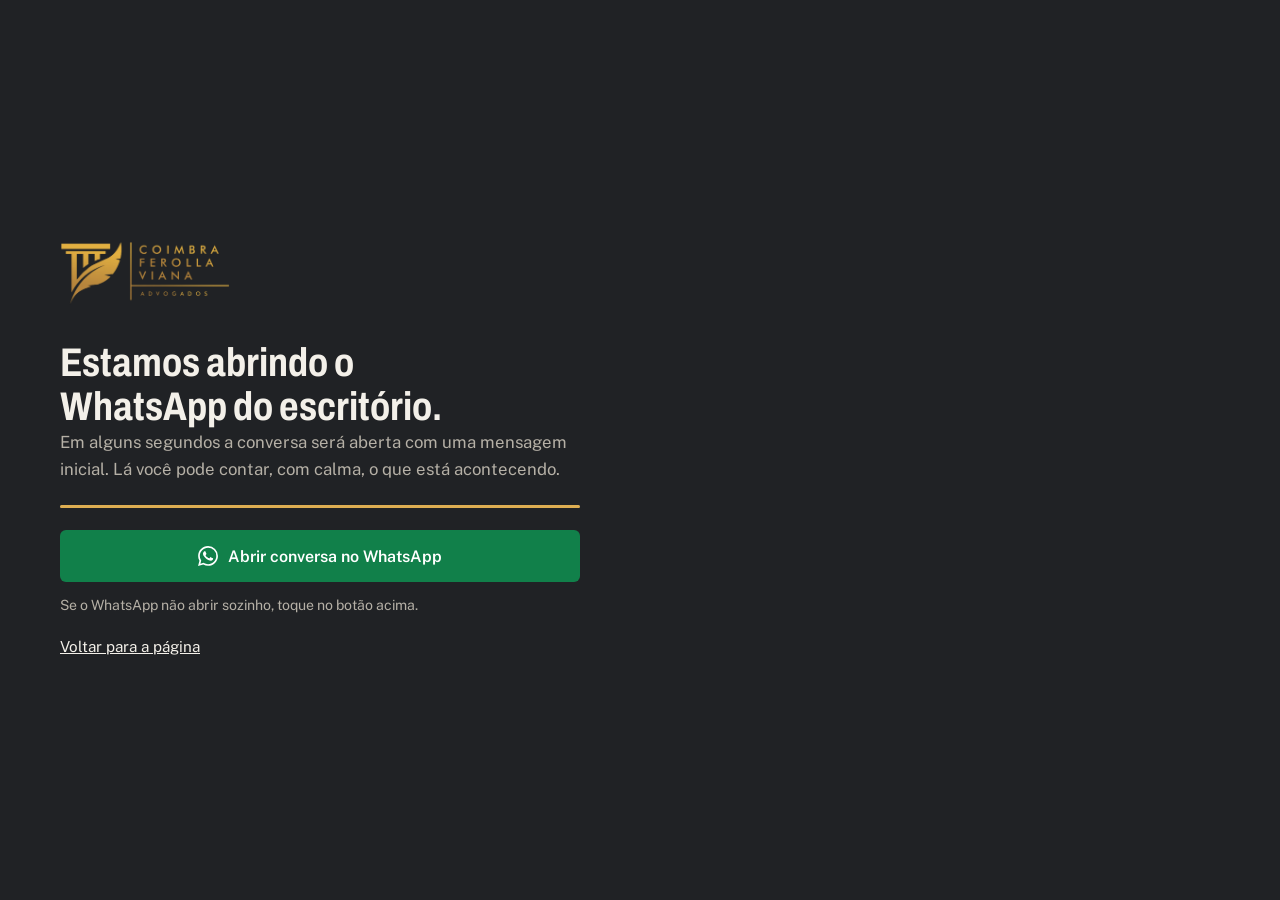
<file: redirect-familia.html>
<!doctype html>
<html lang="pt-BR">
<head>
     <!-- Google tag (gtag.js) -->
<script async src="https://www.googletagmanager.com/gtag/js?id=AW-11483800948"></script>
<script>
  window.dataLayer = window.dataLayer || [];
  function gtag(){dataLayer.push(arguments);}
  gtag('js', new Date());

  gtag('config', 'AW-11483800948');
</script>
     <!-- Event snippet for LEAD ADSBR conversion page -->
<script>
  gtag('event', 'conversion', {
      'send_to': 'AW-11483800948/34a5CI-hh6YdEPTK8-Mq',
      'value': 1.0,
      'currency': 'BRL'
  });
</script>

<meta charset="utf-8">
<meta name="viewport" content="width=device-width, initial-scale=1, viewport-fit=cover">
<title>Encaminhando | Coimbra Ferolla e Viana Advogados</title>
<meta name="robots" content="noindex, nofollow">
<meta name="theme-color" content="#202225">
<link rel="icon" type="image/png" href="/assets/favicon.png">
<!-- Google Ads: preencha tracking.googleTagId e tracking.googleAdsConversionLabel no config.js
     (ou cole a tag do Google aqui). A página espera 3 segundos antes de abrir o WhatsApp. -->
<link rel="preconnect" href="https://fonts.googleapis.com">
<link rel="preconnect" href="https://fonts.gstatic.com" crossorigin>
<link rel="stylesheet" href="https://fonts.googleapis.com/css2?family=Archivo:wdth,wght@62..125,400..800&family=IBM+Plex+Mono:wght@400;500&family=Jost:wght@400;500&family=Public+Sans:wght@400;600&display=swap">
<!--CSS-->
<link rel="stylesheet" href="/assets/styles.css">
<!--/CSS-->
<style>
  .rd { min-height: 100vh; min-height: 100dvh; display: grid; place-items: center; background: var(--navy-deep); color: var(--on-dark); padding-block: 48px; }
  .rd-card { width: 100%; max-width: 520px; display: flex; flex-direction: column; gap: 18px; }
  .rd-logo { width: 170px; height: auto; }
  .rd-title { font-family: var(--f-display); font-weight: 700; font-variation-settings: "wdth" 80; font-size: clamp(1.8rem, 1.4rem + 2vw, 2.5rem); line-height: 1.1; margin-top: 18px; }
  .rd-text { color: var(--on-dark-2); font-size: 1.05rem; }
  .rd-bar { height: 3px; background: var(--line-dark); border-radius: 2px; overflow: hidden; }
  .rd-bar i { display: block; height: 100%; width: 100%; background: var(--brass-on-dark); transform-origin: left; transform: scaleX(0); }
  .rd-bar.run i { transition: transform var(--rd-ms, 3000ms) linear; transform: scaleX(1); }
  .rd-small { font-size: .88rem; color: var(--on-dark-2); }
  .rd-back { color: var(--on-dark); font-size: .95rem; }
</style>
</head>
<body>
<!--BODY-->
<main class="rd">
  <div class="wrap">
    <div class="rd-card">
      <img class="rd-logo" src="/assets/logo.webp" alt="Coimbra Ferolla e Viana Advogados" width="720" height="273">

      <!-- Estado: número confirmado, abrindo WhatsApp -->
      <section id="rd-open" hidden aria-live="polite">
        <h1 class="rd-title">Estamos abrindo o WhatsApp do escritório.</h1>
        <p class="rd-text">Em alguns segundos a conversa será aberta com uma mensagem inicial. Lá você pode contar, com calma, o que está acontecendo.</p>
        <div class="rd-bar" id="rd-bar" aria-hidden="true" style="margin-top:22px"><i></i></div>
        <a class="btn btn-wa btn-block" id="rd-btn" href="#" style="margin-top:22px">
          <svg class="ico wa-ico" viewBox="0 0 24 24" aria-hidden="true"><use href="#i-wa"/></svg>
          <span>Abrir conversa no WhatsApp</span>
        </a>
        <p class="rd-small" style="margin-top:12px">Se o WhatsApp não abrir sozinho, toque no botão acima.</p>
      </section>

      <!-- Estado: número ainda não confirmado -->
      <section id="rd-pending" hidden aria-live="polite">
        <h1 class="rd-title">Recebemos seus dados.</h1>
        <p class="rd-text">A equipe de Coimbra Ferolla e Viana Advogados vai entrar em contato pelo WhatsApp que você informou.</p>
      </section>

      <a class="rd-back" href="/familia">Voltar para a página</a>
    </div>
  </div>
</main>
<svg width="0" height="0" style="position:absolute" aria-hidden="true" focusable="false">
  <symbol id="i-wa" viewBox="0 0 24 24"><path fill="currentColor" d="M17.472 14.382c-.297-.149-1.758-.867-2.03-.967-.273-.099-.471-.148-.67.15-.197.297-.767.966-.94 1.164-.173.199-.347.223-.644.075-.297-.15-1.255-.463-2.39-1.475-.883-.788-1.48-1.761-1.653-2.059-.173-.297-.018-.458.13-.606.134-.133.298-.347.446-.52.149-.174.198-.298.298-.497.099-.198.05-.371-.025-.52-.075-.149-.669-1.612-.916-2.207-.242-.579-.487-.5-.669-.51-.173-.008-.371-.01-.57-.01-.198 0-.52.074-.792.372-.272.297-1.04 1.016-1.04 2.479 0 1.462 1.065 2.875 1.213 3.074.149.198 2.096 3.2 5.077 4.487.709.306 1.262.489 1.694.625.712.227 1.36.195 1.871.118.571-.085 1.758-.719 2.006-1.413.248-.694.248-1.289.173-1.413-.074-.124-.272-.198-.57-.347m-5.421 7.403h-.004a9.87 9.87 0 0 1-5.031-1.378l-.361-.214-3.741.982.998-3.648-.235-.374a9.86 9.86 0 0 1-1.51-5.26c.001-5.45 4.436-9.884 9.888-9.884 2.64 0 5.122 1.03 6.988 2.898a9.825 9.825 0 0 1 2.893 6.994c-.003 5.45-4.437 9.884-9.885 9.884m8.413-18.297A11.815 11.815 0 0 0 12.05 0C5.495 0 .16 5.335.157 11.892c0 2.096.547 4.142 1.588 5.945L.057 24l6.305-1.654a11.882 11.882 0 0 0 5.683 1.448h.005c6.554 0 11.89-5.335 11.893-11.893a11.821 11.821 0 0 0-3.48-8.413Z"/></symbol>
</svg>
<!--/BODY-->
<!--JS-->
<script src="/config.js"></script>
<script>
  /* Redirect da página de Família: mensagem de Família no WhatsApp */
  (function (c) {
    c = window.CFV_CONFIG = c || {};
    c.pageKey = "familia";
    c.whatsapp = Object.assign({}, c.whatsapp, { message: "Vim do Google e quero falar com um advogado de família especialista." });
  })(window.CFV_CONFIG);
</script>
<script src="/assets/redirect.js" defer></script>
<!--/JS-->
</body>
</html>
</file>
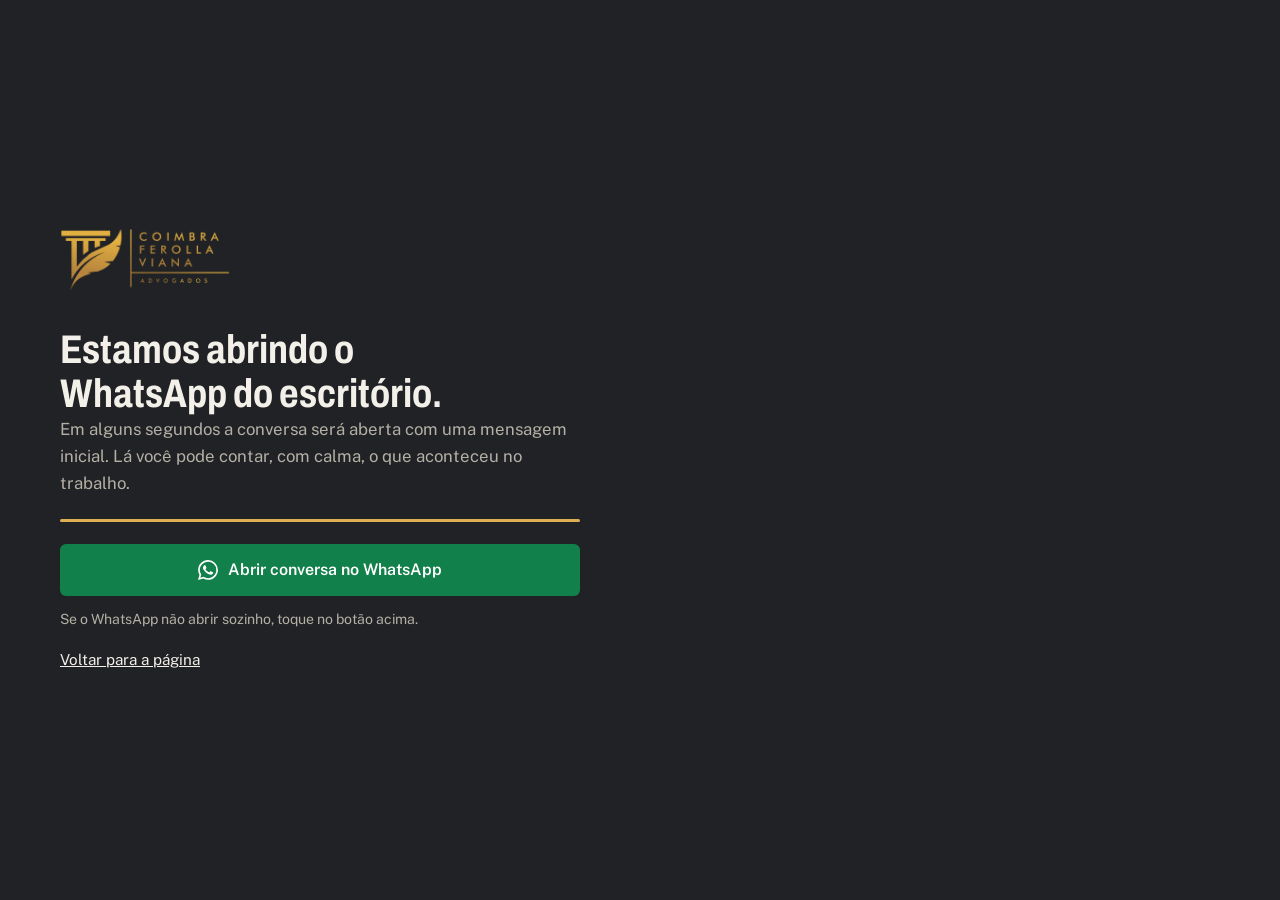
<file: redirect.html>
<!doctype html>
<html lang="pt-BR">
<head>
     <!-- Google tag (gtag.js) -->
<script async src="https://www.googletagmanager.com/gtag/js?id=AW-11483800948"></script>
<script>
  window.dataLayer = window.dataLayer || [];
  function gtag(){dataLayer.push(arguments);}
  gtag('js', new Date());

  gtag('config', 'AW-11483800948');
</script>
     <!-- Event snippet for LEAD ADSBR conversion page -->
<script>
  gtag('event', 'conversion', {
      'send_to': 'AW-11483800948/34a5CI-hh6YdEPTK8-Mq',
      'value': 1.0,
      'currency': 'BRL'
  });
</script>

<meta charset="utf-8">
<meta name="viewport" content="width=device-width, initial-scale=1, viewport-fit=cover">
<title>Encaminhando | Coimbra Ferolla e Viana Advogados</title>
<meta name="robots" content="noindex, nofollow">
<meta name="theme-color" content="#202225">
<link rel="icon" type="image/png" href="/assets/favicon.png">
<!-- Google Ads: preencha tracking.googleTagId e tracking.googleAdsConversionLabel no config.js
     (ou cole a tag do Google aqui). A página espera 3 segundos antes de abrir o WhatsApp. -->
<link rel="preconnect" href="https://fonts.googleapis.com">
<link rel="preconnect" href="https://fonts.gstatic.com" crossorigin>
<link rel="stylesheet" href="https://fonts.googleapis.com/css2?family=Archivo:wdth,wght@62..125,400..800&family=IBM+Plex+Mono:wght@400;500&family=Jost:wght@400;500&family=Public+Sans:wght@400;600&display=swap">
<!--CSS-->
<link rel="stylesheet" href="/assets/styles.css">
<!--/CSS-->
<style>
  .rd { min-height: 100vh; min-height: 100dvh; display: grid; place-items: center; background: var(--navy-deep); color: var(--on-dark); padding-block: 48px; }
  .rd-card { width: 100%; max-width: 520px; display: flex; flex-direction: column; gap: 18px; }
  .rd-logo { width: 170px; height: auto; }
  .rd-title { font-family: var(--f-display); font-weight: 700; font-variation-settings: "wdth" 80; font-size: clamp(1.8rem, 1.4rem + 2vw, 2.5rem); line-height: 1.1; margin-top: 18px; }
  .rd-text { color: var(--on-dark-2); font-size: 1.05rem; }
  .rd-bar { height: 3px; background: var(--line-dark); border-radius: 2px; overflow: hidden; }
  .rd-bar i { display: block; height: 100%; width: 100%; background: var(--brass-on-dark); transform-origin: left; transform: scaleX(0); }
  .rd-bar.run i { transition: transform var(--rd-ms, 3000ms) linear; transform: scaleX(1); }
  .rd-small { font-size: .88rem; color: var(--on-dark-2); }
  .rd-back { color: var(--on-dark); font-size: .95rem; }
</style>
</head>
<body>
<!--BODY-->
<main class="rd">
  <div class="wrap">
    <div class="rd-card">
      <img class="rd-logo" src="/assets/logo.webp" alt="Coimbra Ferolla e Viana Advogados" width="720" height="273">

      <!-- Estado: número confirmado, abrindo WhatsApp -->
      <section id="rd-open" hidden aria-live="polite">
        <h1 class="rd-title">Estamos abrindo o WhatsApp do escritório.</h1>
        <p class="rd-text">Em alguns segundos a conversa será aberta com uma mensagem inicial. Lá você pode contar, com calma, o que aconteceu no trabalho.</p>
        <div class="rd-bar" id="rd-bar" aria-hidden="true" style="margin-top:22px"><i></i></div>
        <a class="btn btn-wa btn-block" id="rd-btn" href="#" style="margin-top:22px">
          <svg class="ico wa-ico" viewBox="0 0 24 24" aria-hidden="true"><use href="#i-wa"/></svg>
          <span>Abrir conversa no WhatsApp</span>
        </a>
        <p class="rd-small" style="margin-top:12px">Se o WhatsApp não abrir sozinho, toque no botão acima.</p>
      </section>

      <!-- Estado: número ainda não confirmado -->
      <section id="rd-pending" hidden aria-live="polite">
        <h1 class="rd-title">Recebemos seus dados.</h1>
        <p class="rd-text">A equipe de Coimbra Ferolla e Viana Advogados vai entrar em contato pelo WhatsApp que você informou.</p>
      </section>

      <a class="rd-back" href="/">Voltar para a página</a>
    </div>
  </div>
</main>
<svg width="0" height="0" style="position:absolute" aria-hidden="true" focusable="false">
  <symbol id="i-wa" viewBox="0 0 24 24"><path fill="currentColor" d="M17.472 14.382c-.297-.149-1.758-.867-2.03-.967-.273-.099-.471-.148-.67.15-.197.297-.767.966-.94 1.164-.173.199-.347.223-.644.075-.297-.15-1.255-.463-2.39-1.475-.883-.788-1.48-1.761-1.653-2.059-.173-.297-.018-.458.13-.606.134-.133.298-.347.446-.52.149-.174.198-.298.298-.497.099-.198.05-.371-.025-.52-.075-.149-.669-1.612-.916-2.207-.242-.579-.487-.5-.669-.51-.173-.008-.371-.01-.57-.01-.198 0-.52.074-.792.372-.272.297-1.04 1.016-1.04 2.479 0 1.462 1.065 2.875 1.213 3.074.149.198 2.096 3.2 5.077 4.487.709.306 1.262.489 1.694.625.712.227 1.36.195 1.871.118.571-.085 1.758-.719 2.006-1.413.248-.694.248-1.289.173-1.413-.074-.124-.272-.198-.57-.347m-5.421 7.403h-.004a9.87 9.87 0 0 1-5.031-1.378l-.361-.214-3.741.982.998-3.648-.235-.374a9.86 9.86 0 0 1-1.51-5.26c.001-5.45 4.436-9.884 9.888-9.884 2.64 0 5.122 1.03 6.988 2.898a9.825 9.825 0 0 1 2.893 6.994c-.003 5.45-4.437 9.884-9.885 9.884m8.413-18.297A11.815 11.815 0 0 0 12.05 0C5.495 0 .16 5.335.157 11.892c0 2.096.547 4.142 1.588 5.945L.057 24l6.305-1.654a11.882 11.882 0 0 0 5.683 1.448h.005c6.554 0 11.89-5.335 11.893-11.893a11.821 11.821 0 0 0-3.48-8.413Z"/></symbol>
</svg>
<!--/BODY-->
<!--JS-->
<script src="/config.js"></script>
<script src="/assets/redirect.js" defer></script>
<!--/JS-->
</body>
</html>
</file>
<file: assets/styles.css>
/* Layout: editorial em faixas alternadas — hero dividido com foto, seletor de situações, faixa escura de destaque, bento de áreas com fotos, linha do tempo, chips de documentos, mapa de MG e formulário. */
/* Paleta derivada do logotipo oficial: dourado em degradê (#E3B041 → #BC8A3D) sobre grafite (#202225). Verde reservado ao WhatsApp. */
:root {
  --paper: #F6F5F2;
  --paper-2: #ECEAE5;
  --sheet: #FDFCFA;
  --ink: #1C1D20;
  --ink-2: #57585D;
  --line: #DAD6CE;
  --navy: #202225;            /* grafite da marca (nome mantido por compatibilidade) */
  --navy-deep: #202225;       /* faixas escuras = fundo do logotipo */
  --band-navy: #161719;       /* faixa institucional, um tom abaixo */
  --on-dark: #F3F0E9;
  --on-dark-2: #B5B0A6;
  --line-dark: rgba(243, 240, 233, 0.13);
  --card-dark: rgba(243, 240, 233, 0.045);
  --brass: #8C6522;           /* dourado para texto pequeno em fundo claro (contraste AA) */
  --brass-on-dark: #DDAE52;   /* dourado do logotipo em fundo escuro */
  --brass-soft: rgba(207, 157, 64, 0.14);
  --gold-rgb: 221, 174, 82;
  --gold-grad: linear-gradient(180deg, #E6B445 0%, #CF9D40 55%, #B4843A 100%);
  --gold-text: linear-gradient(180deg, #B98A33 0%, #8C6522 100%);
  --wa: #11804A;
  --wa-hover: #0C6B3D;
  --on-wa: #FFFFFF;
  --danger: #A8261D;
  --focus: #2F6FEB;
  --shade: 20, 21, 23;

  /* Tipo */
  --f-display: "Archivo", "Arial Narrow", "Helvetica Neue", Arial, sans-serif;
  --f-body: "Public Sans", "Segoe UI", system-ui, -apple-system, Roboto, Arial, sans-serif;
  --f-label: "Jost", "Futura", "Century Gothic", "Avenir Next", Arial, sans-serif;  /* ecoa o "ADVOGADOS" do logotipo */
  --f-mono: "IBM Plex Mono", ui-monospace, "SFMono-Regular", Menlo, Consolas, monospace;

  --t-xs: 0.78rem;
  --t-sm: 0.9rem;
  --t-base: 1.0625rem;
  --t-lg: 1.18rem;
  --t-h3: clamp(1.08rem, 1rem + 0.35vw, 1.24rem);
  --t-h2: clamp(1.8rem, 1.35rem + 1.9vw, 2.75rem);
  --t-h2-xl: clamp(2rem, 1.35rem + 2.8vw, 3.4rem);
  --t-h1: clamp(2.5rem, 1.6rem + 4vw, 4.9rem);

  --s-1: .5rem; --s-2: .75rem; --s-3: 1rem; --s-4: 1.5rem; --s-5: 2rem; --s-6: 3rem; --s-7: 4.5rem; --s-8: 6.5rem;
  --maxw: 1200px;
  --r: 6px;
  --r-lg: 14px;
  --header-h: 80px;
  --ease: cubic-bezier(.2, .7, .2, 1);
}
@media (prefers-color-scheme: dark) {
  :root:not([data-theme="light"]) {
    --paper: #131416; --paper-2: #1A1B1E; --sheet: #1F2023;
    --ink: #EEEBE4; --ink-2: #A9A59C; --line: #303135;
    --navy: #EEEBE4; --navy-deep: #0E0F10; --band-navy: #18191C;
    --on-dark: #F3F0E9; --on-dark-2: #B1ACA2; --line-dark: rgba(243,240,233,.12); --card-dark: rgba(243,240,233,.045);
    --brass: #DDAE52; --brass-on-dark: #DDAE52; --brass-soft: rgba(221,174,82,.14);
    --gold-text: linear-gradient(180deg, #EBBE5A 0%, #C39240 100%);
    --wa: #11804A; --wa-hover: #15965A; --on-wa: #FFFFFF;
    --danger: #FF9C90; --focus: #7FA8FF; --shade: 0, 0, 0;
    color-scheme: dark;
  }
}
:root[data-theme="dark"] {
  --paper: #131416; --paper-2: #1A1B1E; --sheet: #1F2023;
  --ink: #EEEBE4; --ink-2: #A9A59C; --line: #303135;
  --navy: #EEEBE4; --navy-deep: #0E0F10; --band-navy: #18191C;
  --on-dark: #F3F0E9; --on-dark-2: #B1ACA2; --line-dark: rgba(243,240,233,.12); --card-dark: rgba(243,240,233,.045);
  --brass: #DDAE52; --brass-on-dark: #DDAE52; --brass-soft: rgba(221,174,82,.14);
  --gold-text: linear-gradient(180deg, #EBBE5A 0%, #C39240 100%);
  --wa: #11804A; --wa-hover: #15965A; --on-wa: #FFFFFF;
  --danger: #FF9C90; --focus: #7FA8FF; --shade: 0, 0, 0;
  color-scheme: dark;
}

/* Base */
*, *::before, *::after { box-sizing: border-box; }
html { scroll-behavior: smooth; scroll-padding-top: calc(var(--header-h) + 12px); -webkit-text-size-adjust: 100%; }
body { margin: 0; background: var(--paper); color: var(--ink); font-family: var(--f-body); font-size: var(--t-base); line-height: 1.6; -webkit-font-smoothing: antialiased; overflow-x: hidden; }
[hidden] { display: none !important; }
img { max-width: 100%; display: block; }
a { color: inherit; }
p, figure { margin: 0; }
h1, h2, h3 { margin: 0; text-wrap: balance; }
ul, ol { margin: 0; padding: 0; list-style: none; }
button { font: inherit; color: inherit; }
:focus-visible { outline: 3px solid var(--focus); outline-offset: 3px; border-radius: 3px; }
.ico { width: 1.25em; height: 1.25em; flex: none; display: inline-block; vertical-align: middle; }
.wrap { width: 100%; max-width: var(--maxw); margin-inline: auto; padding-left: max(20px, env(safe-area-inset-left, 0px)); padding-right: max(20px, env(safe-area-inset-right, 0px)); }
.visually-hidden { position: absolute !important; width: 1px; height: 1px; padding: 0; margin: -1px; overflow: hidden; clip: rect(0 0 0 0); white-space: nowrap; border: 0; }
.skip { position: absolute; left: 12px; top: -60px; z-index: 100; background: var(--ink); color: var(--paper); padding: 10px 14px; border-radius: var(--r); text-decoration: none; }
.skip:focus { top: calc(env(safe-area-inset-top, 0px) + 10px); }

/* Tipografia */
.label, .ref, .eyebrow, .pp-k, .form-k { font-family: var(--f-label); font-size: var(--t-xs); letter-spacing: .2em; text-transform: uppercase; font-weight: 500; }
.label { color: var(--brass); }
.label-on-dark { color: var(--brass-on-dark); }
.h2 { font-family: var(--f-display); font-size: var(--t-h2); font-weight: 720; font-variation-settings: "wdth" 80; line-height: 1.05; letter-spacing: -.012em; }
.h2-xl { font-size: var(--t-h2-xl); }
.h2 em { font-style: normal; color: var(--brass-on-dark); background: var(--gold-grad); -webkit-background-clip: text; background-clip: text; -webkit-text-fill-color: transparent; }
.h3 { font-family: var(--f-display); font-size: var(--t-h3); font-weight: 650; font-variation-settings: "wdth" 90; line-height: 1.22; }
.fineprint { color: var(--ink-2); font-size: var(--t-sm); margin-top: var(--s-5); }
.sec-title { display: flex; flex-direction: column; gap: var(--s-2); margin-bottom: var(--s-6); max-width: 760px; }
.sec-title-row { max-width: none; flex-direction: row; align-items: end; justify-content: space-between; gap: var(--s-5); }
.sec-title-row > div { display: flex; flex-direction: column; gap: var(--s-2); min-width: 0; }
.sec-title-center { margin-inline: auto; text-align: center; align-items: center; }
.sec-sub { color: var(--ink-2); font-size: var(--t-lg); max-width: 56ch; margin-top: var(--s-1); }
.sec-aside { color: var(--ink-2); max-width: 38ch; font-size: var(--t-sm); }

/* Botões */
.btn { display: inline-flex; align-items: center; justify-content: center; gap: .6rem; min-height: 52px; padding: .8rem 1.35rem; background: var(--wa); color: var(--on-wa); border: 0; border-radius: var(--r); font-family: var(--f-body); font-weight: 600; font-size: 1rem; line-height: 1.2; text-decoration: none; cursor: pointer; position: relative; overflow: hidden; isolation: isolate; transition: background-color .2s ease, transform .2s var(--ease), box-shadow .2s ease; }
.btn::after { content: ""; position: absolute; inset: 0; z-index: -1; background: linear-gradient(110deg, transparent 30%, rgba(255,255,255,.22) 50%, transparent 70%); transform: translateX(-120%); transition: transform .7s var(--ease); }
.btn:hover { background: var(--wa-hover); box-shadow: 0 10px 24px -12px rgba(17, 128, 74, .7); transform: translateY(-1px); }
.btn:hover::after { transform: translateX(120%); }
.btn:active { transform: translateY(0); }
.btn .ico { width: 20px; height: 20px; }
.btn-sm { min-height: 42px; padding: .5rem .95rem; font-size: .92rem; }
.btn-sm-s { display: none; }
.btn-block { width: 100%; }
.btn-ghost { display: inline-flex; align-items: center; gap: .45rem; min-height: 52px; padding: .8rem .4rem; font-weight: 600; text-decoration: none; color: var(--ink); }
.btn-ghost .ico { transition: transform .25s var(--ease); }
.btn-ghost:hover .ico { transform: translateX(4px); }
.link-arrow { display: inline-flex; align-items: center; gap: .45rem; font-weight: 600; text-decoration: underline; text-underline-offset: 5px; text-decoration-thickness: 1px; }
.link-arrow .ico { transition: transform .25s var(--ease); }
.link-arrow:hover .ico { transform: translateX(4px); }

/* Header */
.site-header { position: sticky; top: env(safe-area-inset-top, 0px); z-index: 50; border-bottom: 1px solid transparent; transition: background-color .25s ease, border-color .25s ease, backdrop-filter .25s ease; }
.site-header.is-scrolled { background: color-mix(in srgb, var(--paper) 88%, transparent); backdrop-filter: saturate(1.4) blur(10px); -webkit-backdrop-filter: saturate(1.4) blur(10px); border-bottom-color: var(--line); }
.header-inner { display: flex; align-items: center; gap: var(--s-4); min-height: var(--header-h); }
.brand { display: inline-flex; align-items: center; margin-right: auto; text-decoration: none; }
.brand img { height: 58px; width: auto; }
.nav { display: flex; gap: var(--s-4); }
.nav a { position: relative; text-decoration: none; font-size: .94rem; color: var(--ink-2); padding: .4rem 0; }
.nav a::after { content: ""; position: absolute; left: 0; right: 0; bottom: 0; height: 1.5px; background: var(--brass); transform: scaleX(0); transform-origin: left; transition: transform .25s var(--ease); }
.nav a:hover { color: var(--ink); }
.nav a:hover::after { transform: scaleX(1); }

/* Fotos (com fallback gráfico) */
.photo { position: relative; overflow: hidden; border-radius: var(--r-lg); background: linear-gradient(135deg, var(--band-navy), var(--navy-deep)); aspect-ratio: 4 / 3; max-width: 100%; }
.photo img { width: 100%; height: 100%; object-fit: cover; transition: transform 1.2s var(--ease), opacity .5s ease; }
.photo.is-missing img { display: none; }
.photo.is-missing::before { content: ""; position: absolute; inset: 0; background: radial-gradient(circle at 70% 30%, rgba(var(--gold-rgb),.22), transparent 55%); }
.photo .fb-ico { position: absolute; right: 12%; bottom: 14%; width: 34%; height: auto; aspect-ratio: 1; color: rgba(243,240,233,.16); stroke-width: 1.2; }

/* 1 · Hero */
.hero { padding-block: var(--s-5) var(--s-6); position: relative; }
.hero-grid { display: grid; grid-template-columns: minmax(0, 1.05fr) minmax(0, .95fr); gap: var(--s-6); align-items: center; }
.hero-copy { min-width: 0; }
.eyebrow { letter-spacing: .12em; display: inline-flex; align-items: center; gap: .55rem; color: var(--ink-2); padding: .35rem .7rem; border: 1px solid var(--line); border-radius: 999px; background: var(--sheet); }
.eyebrow .dot { width: 7px; height: 7px; border-radius: 50%; background: var(--gold-grad); box-shadow: 0 0 0 3px var(--brass-soft); }
.hero-title { margin-top: var(--s-4); font-family: var(--f-display); line-height: .96; letter-spacing: -.018em; }
.ht-a { display: block; font-size: var(--t-h1); font-weight: 780; font-variation-settings: "wdth" 70; }
.ht-a > span { display: inline-block; }
.ht-b { display: block; margin-top: .14em; padding-bottom: .06em; font-size: calc(var(--t-h1) * .74); font-weight: 400; font-variation-settings: "wdth" 118; color: var(--brass); background: var(--gold-text); -webkit-background-clip: text; background-clip: text; -webkit-text-fill-color: transparent; letter-spacing: -.025em; }
.lede { margin-top: var(--s-4); font-size: var(--t-lg); color: var(--ink-2); max-width: 46ch; }
.hero-actions { margin-top: var(--s-5); display: flex; flex-wrap: wrap; align-items: center; gap: var(--s-2) var(--s-4); }
.hero-media { position: relative; min-width: 0; padding: 0 0 var(--s-5) var(--s-5); }
.photo-hero img { object-position: 50% 30%; }
.photo-hero { aspect-ratio: 4 / 5; border-radius: 22px 22px 22px 120px; box-shadow: 0 40px 80px -48px rgba(var(--shade), .55); }
.hero-media::before { content: ""; position: absolute; right: -14px; top: 26px; width: 58%; height: 70%; border: 1.5px solid var(--brass); border-radius: 22px; opacity: .55; z-index: -1; }
.punch { position: absolute; left: 0; bottom: 0; width: min(250px, 62%); background: var(--sheet); border: 1px solid var(--line); border-radius: 12px; padding: .9rem 1rem; font-family: var(--f-mono); font-size: .8rem; color: var(--ink); box-shadow: 0 24px 48px -24px rgba(var(--shade), .5); font-variant-numeric: tabular-nums; }
.punch-h { display: flex; align-items: center; gap: .45rem; font-size: .7rem; letter-spacing: .1em; text-transform: uppercase; color: var(--ink-2); padding-bottom: .5rem; margin-bottom: .2rem; border-bottom: 1.5px solid var(--ink); }
.punch-h .ico { width: 15px; height: 15px; color: var(--brass); }
.punch-row { display: grid; grid-template-columns: 2.6em 1fr auto; gap: .5rem; padding: .38rem 0; border-bottom: 1px dashed var(--line); }
.punch-row span:first-child { color: var(--ink-2); }
.punch-row b { font-weight: 500; position: relative; }
.punch-row.is-hit b::after { content: ""; position: absolute; inset: -5px -8px; border: 1.5px solid var(--brass); border-radius: 50%; transform: rotate(-6deg); }
.punch-q { margin-top: .6rem; color: var(--brass); font-size: .76rem; }
.quick { margin-top: var(--s-6); display: grid; grid-template-columns: repeat(6, minmax(0, 1fr)); gap: var(--s-2); }
.quick a { display: flex; align-items: center; justify-content: center; text-align: center; gap: .6rem; height: 100%; padding: .8rem .9rem; background: var(--sheet); border: 1px solid var(--line); border-radius: 10px; text-decoration: none; font-size: .88rem; font-weight: 600; line-height: 1.25; transition: border-color .2s ease, transform .25s var(--ease), box-shadow .25s ease; }
.quick a:hover { border-color: var(--brass); transform: translateY(-2px); box-shadow: 0 12px 24px -18px rgba(var(--shade), .5); }

/* Seções */
.section { padding-block: var(--s-8); }
.band { padding-block: var(--s-8); position: relative; }
.band-dark { background: var(--navy-deep); color: var(--on-dark); }
.band-navy { background: var(--band-navy); color: var(--on-dark); }
.band-tint { background: var(--paper-2); }

/* 2 · Seletor de situações */
.picker { background: var(--sheet); border: 1px solid var(--line); border-radius: var(--r-lg); overflow: hidden; }
.picker-tabs { display: grid; grid-template-columns: repeat(4, minmax(0, 1fr)); border-bottom: 1px solid var(--line); }
.pt { position: relative; display: flex; align-items: center; gap: .7rem; width: 100%; text-align: left; padding: 1.1rem 1.2rem; background: transparent; border: 0; border-right: 1px solid var(--line); border-radius: 0; cursor: pointer; font-family: var(--f-display); font-weight: 600; font-variation-settings: "wdth" 92; font-size: 1.04rem; line-height: 1.25; color: var(--ink-2); transition: background-color .25s ease, color .25s ease, border-color .25s ease, transform .25s var(--ease); }
.pt-n { flex: none; font-family: var(--f-mono); font-size: .8rem; color: var(--brass); transition: color .25s ease; }
.pt:last-child { border-right: 0; }
.pt::after { content: ""; position: absolute; left: 0; right: 0; bottom: -1px; height: 2px; background: var(--gold-grad); transform: scaleX(0); transform-origin: left; transition: transform .35s var(--ease); }
.pt:hover { color: var(--ink); background: var(--paper); }
.pt[aria-selected="true"] { color: var(--ink); background: var(--paper); }
.pt[aria-selected="true"]::after { transform: scaleX(1); }
.pt[aria-selected="true"] .pt-n { color: var(--brass); }
.picker-panels { position: relative; min-width: 0; }
.pp { display: grid; grid-template-columns: minmax(0, 1.1fr) minmax(0, .9fr); min-height: 330px; }
.pp .photo { border-radius: 0; aspect-ratio: auto; height: 100%; min-height: 330px; }
.pp-body { padding: var(--s-5) var(--s-6); display: flex; flex-direction: column; justify-content: center; gap: var(--s-2); }
.pp-k { color: var(--brass); }
.pp-t { font-family: var(--f-display); font-size: clamp(1.2rem, 1rem + .7vw, 1.5rem); font-weight: 560; font-variation-settings: "wdth" 92; line-height: 1.3; max-width: 36ch; }
.pp .link-arrow { margin-top: var(--s-1); }
.pp.is-entering .photo img { animation: pp-img .7s var(--ease) both; }
.pp.is-entering .pp-body > * { animation: pp-txt .5s var(--ease) both; }
.pp.is-entering .pp-body > *:nth-child(2) { animation-delay: .06s; }
.pp.is-entering .pp-body > *:nth-child(3) { animation-delay: .12s; }
@keyframes pp-img { from { transform: scale(1.06); opacity: .4; } to { transform: scale(1); opacity: 1; } }
@keyframes pp-txt { from { transform: translateY(10px); opacity: .2; } to { transform: none; opacity: 1; } }

.slip-stage { height: 100%; min-height: 330px; display: grid; place-items: center; padding: var(--s-4); background: linear-gradient(135deg, var(--band-navy), var(--navy-deep)); position: relative; overflow: hidden; }
.slip-stage::before { content: ""; position: absolute; inset: 0; background: radial-gradient(circle at 80% 20%, rgba(var(--gold-rgb),.2), transparent 55%); }
.slip { position: relative; width: min(380px, 92%); background: var(--sheet); color: var(--ink); border-radius: 10px; padding: 1rem 1.1rem 1.1rem; font-family: var(--f-mono); font-size: .8rem; transform: rotate(-2deg); box-shadow: 0 30px 60px -30px rgba(0,0,0,.6); font-variant-numeric: tabular-nums; }
.slip-h { display: flex; justify-content: space-between; gap: .5rem; padding-bottom: .5rem; margin-bottom: .2rem; border-bottom: 1.5px solid var(--ink); font-size: .66rem; letter-spacing: .08em; text-transform: uppercase; color: var(--ink-2); }
.slip-row { display: grid; grid-template-columns: auto minmax(0, 1fr) auto; align-items: end; gap: .5rem; padding: .45rem 0; }
.slip-row i { border-bottom: 1px dotted var(--line); margin-bottom: .3em; }
.slip-row.is-q span:last-child, .slip-q { color: var(--brass); font-weight: 500; }
.slip-stamp { position: absolute; right: 14px; bottom: -12px; padding: .25rem .6rem; border: 1.5px solid var(--brass); color: var(--brass); background: var(--sheet); border-radius: 4px; font-size: .7rem; letter-spacing: .12em; text-transform: uppercase; transform: rotate(-6deg); }
.pp.is-entering .slip { animation: pp-img .7s var(--ease) both; }

/* 3 · Rescisão indireta */
.rescisao { overflow: hidden; }
.rescisao::before { content: ""; position: absolute; right: -120px; top: -120px; width: 460px; height: 460px; border-radius: 50%; border: 1px solid var(--line-dark); box-shadow: 0 0 0 70px rgba(243,240,233,.02), 0 0 0 140px rgba(243,240,233,.015); pointer-events: none; }
.ri-head { display: flex; flex-direction: column; gap: var(--s-3); max-width: 800px; position: relative; }
.ri-lede { color: var(--on-dark-2); font-size: var(--t-lg); max-width: 58ch; }
.ri-grid { margin-top: var(--s-6); display: grid; grid-template-columns: repeat(3, minmax(0, 1fr)); gap: var(--s-3); counter-reset: ri; position: relative; }
.ri-card { counter-increment: ri; position: relative; display: flex; flex-direction: column; justify-content: space-between; gap: var(--s-4); padding: var(--s-4); min-height: 170px; background: var(--card-dark); border: 1px solid var(--line-dark); border-radius: var(--r-lg); font-family: var(--f-display); font-weight: 560; font-variation-settings: "wdth" 94; font-size: 1.08rem; line-height: 1.3; transition: border-color .3s ease, background-color .3s ease, transform .3s var(--ease); }
.ri-card::before { content: counter(ri, upper-roman); font-family: var(--f-display); font-weight: 300; font-variation-settings: "wdth" 110; font-size: 2.1rem; line-height: 1; color: var(--brass-on-dark); }
.ri-card:hover { border-color: rgba(var(--gold-rgb),.5); background: rgba(243,240,233,.07); transform: translateY(-3px); }
.ri-foot { margin-top: var(--s-5); display: flex; flex-wrap: wrap; align-items: center; justify-content: space-between; gap: var(--s-4); }
.ri-caution { max-width: 64ch; color: var(--on-dark-2); font-size: var(--t-sm); padding-left: var(--s-3); border-left: 2px solid var(--brass-on-dark); }
.ri-caution strong { color: var(--on-dark); }

/* 4 · Bento de áreas */
.bento { display: grid; grid-template-columns: repeat(12, minmax(0, 1fr)); grid-auto-rows: minmax(250px, auto); gap: var(--s-3); }
.tile { position: relative; overflow: hidden; border-radius: var(--r-lg); min-width: 0; isolation: isolate; }
.tile-photo { color: #F4F6F8; }
.tile-photo .photo { position: absolute; inset: 0; aspect-ratio: auto; border-radius: 0; z-index: -2; }
.tile-photo::before { content: ""; position: absolute; inset: 0; z-index: -1; background: linear-gradient(180deg, rgba(var(--shade), .05) 20%, rgba(var(--shade), .55) 55%, rgba(var(--shade), .92) 100%); }
.tile-photo:hover .photo img { transform: scale(1.05); }
.tile-body { height: 100%; display: flex; flex-direction: column; justify-content: flex-end; gap: .45rem; padding: var(--s-4); }
.tile-body p { color: rgba(244, 246, 248, .86); font-size: .95rem; max-width: 40ch; }
.tile-ico { display: inline-grid; place-items: center; width: 42px; height: 42px; border-radius: 11px; background: rgba(244,246,248,.14); backdrop-filter: blur(6px); -webkit-backdrop-filter: blur(6px); color: #F4F6F8; margin-bottom: .2rem; }
.tile-ico .ico { width: 22px; height: 22px; }
.tile .ref { color: var(--brass-on-dark); }
.tile-photo .ref { margin-bottom: .1rem; }
.tile-dark { background: var(--navy-deep); color: var(--on-dark); padding: var(--s-4); display: flex; flex-direction: column; justify-content: flex-end; gap: .45rem; }
.tile-dark .tile-ico { background: rgba(var(--gold-rgb),.16); color: var(--brass-on-dark); }
.tile-dark p { color: var(--on-dark-2); font-size: .95rem; }
.tile-dark .h3 { font-size: clamp(1.4rem, 1.1rem + 1vw, 1.9rem); font-variation-settings: "wdth" 78; font-weight: 720; }
.tile-link { position: absolute; top: var(--s-4); right: var(--s-4); display: grid; place-items: center; width: 44px; height: 44px; border-radius: 50%; border: 1px solid var(--line-dark); color: var(--on-dark); transition: background-color .25s ease, transform .25s var(--ease); }
.tile-link::after { content: ""; position: absolute; inset: calc(-1 * var(--s-6)); } /* área de toque ampliada: o card inteiro */
.tile-dark:hover .tile-link { background: var(--brass-on-dark); color: var(--navy-deep); transform: rotate(45deg); }
.t-insa { grid-column: span 7; grid-row: span 2; }
.t-resc { grid-column: span 5; }
.t-vinc { grid-column: span 5; }
.t-jorn { grid-column: span 4; }
.t-acid { grid-column: span 4; }
.t-gest { grid-column: span 4; }
.h3-big { font-size: clamp(1.4rem, 1.1rem + 1vw, 1.9rem); font-variation-settings: "wdth" 78; font-weight: 720; }
.tile-light { background: var(--sheet); border: 1px solid var(--line); padding: var(--s-4); display: flex; flex-direction: column; justify-content: flex-end; gap: .45rem; transition: border-color .25s ease, transform .3s var(--ease); }
.tile-light p { color: var(--ink-2); font-size: .95rem; }
.tile-light .ref { color: var(--brass); margin: 0 0 auto; }
.tile-light:hover { border-color: var(--brass); transform: translateY(-3px); }
.tile-dark .ref { margin: 0 0 auto; }

.bento-hint { display: none; align-items: center; gap: .4rem; margin-top: var(--s-2); color: var(--ink-2); font-size: var(--t-sm); }
.bento-hint .ico { width: 18px; height: 18px; color: var(--brass); }

/* 5 · Como funciona */
.atd-grid { display: grid; grid-template-columns: minmax(0, 1.05fr) minmax(0, .95fr); gap: var(--s-7); align-items: center; }
.atd-media { position: relative; min-width: 0; }
.photo-wide { aspect-ratio: 4 / 3.4; border-radius: var(--r-lg) var(--r-lg) var(--r-lg) 90px; }
.atd-badge { position: absolute; right: -10px; bottom: 28px; display: flex; align-items: center; gap: .55rem; padding: .7rem 1rem; background: var(--sheet); border: 1px solid var(--line); border-radius: 999px; font-weight: 600; font-size: .9rem; box-shadow: 0 18px 36px -20px rgba(var(--shade), .5); }
.atd-badge .ico { color: var(--wa); }
.atd-copy { display: flex; flex-direction: column; gap: var(--s-2); min-width: 0; }
.timeline { margin-top: var(--s-4); position: relative; display: flex; flex-direction: column; gap: var(--s-4); }
.timeline::before { content: ""; position: absolute; left: 23px; top: 24px; bottom: 24px; width: 2px; background: var(--line); }
.timeline::after { content: ""; position: absolute; left: 23px; top: 24px; bottom: 24px; width: 2px; background: var(--brass); transform-origin: top; transform: scaleY(1); }
.tl { position: relative; display: grid; grid-template-columns: 48px minmax(0, 1fr); gap: var(--s-3); align-items: start; }
.tl-ico { position: relative; z-index: 1; display: grid; place-items: center; width: 48px; height: 48px; border-radius: 50%; background: var(--sheet); border: 1.5px solid var(--brass); color: var(--brass); }
.tl-ico .ico { width: 22px; height: 22px; }
.tl > div { padding-top: .6rem; display: flex; flex-direction: column; gap: .25rem; }
.tl p { color: var(--ink-2); }
.atd-copy .fineprint { margin-top: var(--s-4); }

/* 6 · Documentos */
.docs { display: grid; grid-template-columns: repeat(3, minmax(0, 1fr)); gap: var(--s-3); max-width: 980px; margin-inline: auto; }
.doc { display: flex; align-items: center; gap: .9rem; padding: 1rem 1.1rem; background: var(--sheet); border: 1px solid var(--line); border-radius: 12px; font-weight: 600; font-size: .98rem; line-height: 1.3; transition: transform .25s var(--ease), border-color .25s ease; }
.doc::before { content: ""; flex: none; width: 8px; height: 8px; border-radius: 50%; background: var(--brass); }
.doc:hover { transform: translateY(-2px); border-color: var(--brass); }
.docs-note { margin: var(--s-5) auto 0; display: flex; align-items: center; justify-content: center; gap: .55rem; color: var(--ink-2); font-size: var(--t-sm); text-align: center; max-width: 60ch; }

/* 7 · Escritório + mapa */
.sobre { overflow: hidden; }
.sobre-grid { display: grid; grid-template-columns: minmax(0, .82fr) minmax(0, 1.18fr); gap: var(--s-7); align-items: center; }
.sobre-photo { position: relative; margin: 0; padding: 0 var(--s-4) var(--s-4) 0; min-width: 0; }
.sobre-photo::before { content: ""; position: absolute; right: 0; bottom: 0; width: 70%; height: 72%; border: 1.5px solid rgba(var(--gold-rgb), .55); border-radius: 22px; }
.photo-portrait { aspect-ratio: 4 / 5; border-radius: 22px 22px 110px 22px; box-shadow: 0 40px 80px -40px rgba(0,0,0,.7); }
.photo-portrait img { object-position: 50% 20%; }
.sobre-copy { display: flex; flex-direction: column; gap: var(--s-4); min-width: 0; }
.sobre-copy > p:not(.label) { color: var(--on-dark-2); max-width: 46ch; font-size: var(--t-lg); }
.sobre-logo { margin: 0; }
.sobre-logo img { width: min(440px, 100%); height: auto; }
.sobre-facts { display: flex; flex-wrap: wrap; gap: var(--s-2); }
.sobre-facts li { display: inline-flex; align-items: center; gap: .5rem; padding: .55rem .9rem; border: 1px solid var(--line-dark); border-radius: 999px; font-size: .92rem; }
.map-wrap { min-width: 0; margin: var(--s-2) 0 0; padding-top: var(--s-4); border-top: 1px solid var(--line-dark); display: flex; align-items: center; gap: var(--s-4); }
.map-wrap .mg-map { flex: none; width: 290px; }
.mg-map { width: 100%; height: auto; overflow: hidden; -webkit-mask-image: radial-gradient(closest-side, #000 72%, transparent 100%); mask-image: radial-gradient(closest-side, #000 72%, transparent 100%); }
.mg-n { fill: rgba(243,240,233,.03); stroke: rgba(243,240,233,.12); stroke-width: .6; }
.mg-state { fill: rgba(var(--gold-rgb),.1); stroke: var(--brass-on-dark); stroke-width: 1.1; stroke-linejoin: round; }
.mg-dot { fill: var(--brass-on-dark); stroke: var(--band-navy); stroke-width: 1.2; }
.mg-pulse { fill: none; stroke: var(--brass-on-dark); stroke-width: 1; transform-box: fill-box; transform-origin: center; }
.mg-lbl { fill: var(--on-dark); font-family: var(--f-display); font-weight: 650; font-size: 8.5px; }
.mg-st { fill: rgba(243,240,233,.4); font-family: var(--f-mono); font-size: 6.5px; letter-spacing: .3em; }
.map-wrap figcaption { color: var(--on-dark-2); font-size: var(--t-sm); max-width: 30ch; }

/* 8 · FAQ */
.faq-grid { display: grid; grid-template-columns: minmax(0, .8fr) minmax(0, 1.2fr); gap: var(--s-6); align-items: start; }
.faq-head { display: flex; flex-direction: column; gap: var(--s-2); position: sticky; top: calc(var(--header-h) + 24px); min-width: 0; }
.faq-cta { align-self: flex-start; margin-top: var(--s-3); }
.faq-list { display: flex; flex-direction: column; gap: var(--s-1); min-width: 0; }
.qa { background: var(--sheet); border: 1px solid var(--line); border-radius: 12px; transition: border-color .2s ease; }
.qa[open] { border-color: var(--brass); }
.qa summary { list-style: none; cursor: pointer; display: flex; justify-content: space-between; align-items: center; gap: var(--s-3); padding: 1.05rem 1.2rem; font-family: var(--f-display); font-weight: 620; font-variation-settings: "wdth" 94; font-size: 1.05rem; line-height: 1.35; border-radius: 12px; }
.qa summary::-webkit-details-marker { display: none; }
.qa summary i { display: grid; place-items: center; flex: none; width: 32px; height: 32px; border-radius: 50%; background: var(--brass-soft); color: var(--brass); transition: transform .3s var(--ease), background-color .3s ease; }
.qa summary i .ico { width: 18px; height: 18px; }
.qa[open] summary i { transform: rotate(45deg); background: var(--brass); color: var(--sheet); }
.qa-body { padding: 0 1.2rem 1.2rem; color: var(--ink-2); max-width: 64ch; }
.qa[open] .qa-body { animation: qa-in .35s var(--ease); }
@keyframes qa-in { from { opacity: .2; transform: translateY(-4px); } to { opacity: 1; transform: none; } }

/* 9 · Formulário */
.contato { overflow: hidden; }
.contato-bg { position: absolute; inset: 0; pointer-events: none; background: radial-gradient(600px 400px at 85% 20%, rgba(var(--gold-rgb),.14), transparent 60%), radial-gradient(500px 360px at 10% 100%, rgba(var(--gold-rgb),.06), transparent 60%); }
.contato-grid { position: relative; display: grid; grid-template-columns: minmax(0, 1fr) minmax(0, .85fr); gap: var(--s-7); align-items: center; }
.contato-copy { display: flex; flex-direction: column; gap: var(--s-3); min-width: 0; }
.contato-copy > p:not(.label) { color: var(--on-dark-2); max-width: 46ch; font-size: var(--t-lg); }
.assure { display: flex; flex-direction: column; gap: .6rem; margin-top: var(--s-2); }
.assure li { display: flex; align-items: center; gap: .6rem; color: var(--on-dark); }
.assure .ico { width: 22px; height: 22px; padding: 4px; border-radius: 50%; background: rgba(17,128,74,.3); color: #9BE2BC; }
.lead-form { background: var(--sheet); color: var(--ink); border-radius: 18px; padding: var(--s-5); display: flex; flex-direction: column; gap: var(--s-4); min-width: 0; box-shadow: 0 40px 80px -40px rgba(0,0,0,.6); }
.form-k { color: var(--brass); }
.field { display: flex; flex-direction: column; gap: .4rem; }
.field label { font-weight: 600; font-size: .95rem; }
.field-hint { font-weight: 400; color: var(--ink-2); font-size: .85rem; margin-left: .25rem; }
.field input { min-height: 54px; width: 100%; padding: .75rem .95rem; font: inherit; font-size: 1.05rem; color: var(--ink); background: var(--paper); border: 1.5px solid var(--line); border-radius: 10px; transition: border-color .15s ease, box-shadow .15s ease; }
.field input::placeholder { color: var(--ink-2); opacity: .7; }
.field input:hover { border-color: var(--ink-2); }
.field input:focus-visible { outline: none; border-color: var(--navy); box-shadow: 0 0 0 4px color-mix(in srgb, var(--focus) 28%, transparent); }
.field input[aria-invalid="true"] { border-color: var(--danger); }
.field-error { color: var(--danger); font-size: .88rem; }
.spinner { display: none; width: 18px; height: 18px; border: 2px solid rgba(255,255,255,.4); border-top-color: #fff; border-radius: 50%; animation: spin .8s linear infinite; }
@keyframes spin { to { transform: rotate(360deg); } }
.lead-form.is-loading .spinner { display: inline-block; }
.lead-form.is-loading .wa-ico { display: none; }
.lead-form.is-loading button { cursor: progress; }
.form-status { font-size: .95rem; padding: .8rem .9rem; border-radius: 10px; border: 1px solid var(--line); }
.form-status.is-error { border-color: var(--danger); color: var(--danger); }
.form-status.is-success { border-color: var(--wa); }
.privacy { font-size: .84rem; color: var(--ink-2); }

/* Rodapé */
.site-footer { border-top: 1px solid var(--line); padding-block: var(--s-6); }
.footer-inner { display: grid; grid-template-columns: minmax(0, 1fr) minmax(0, 1.3fr); gap: var(--s-5); align-items: end; }
.footer-logo { width: 150px; height: auto; }
.footer-line { margin-top: var(--s-3); color: var(--ink-2); font-size: var(--t-sm); }
.footer-legal { color: var(--ink-2); font-size: .82rem; max-width: 64ch; justify-self: end; display: flex; flex-direction: column; gap: .4rem; }
.credits { opacity: .75; }

/* CTA fixo no celular */
.mcta { display: none; }

/* Animações (todas opcionais) */
@media (prefers-reduced-motion: no-preference) {
  .ht-a > span, .ht-b, .lede, .hero-actions, .eyebrow { animation: rise .8s var(--ease) both; }
  .ht-a > span:nth-child(2) { animation-delay: .08s; }
  .ht-b { animation-delay: .16s; }
  .lede { animation-delay: .24s; }
  .hero-actions { animation-delay: .32s; }
  .photo-hero img { animation: settle 1.6s var(--ease) both; }
  .punch { animation: rise .9s var(--ease) .45s both, float 6s ease-in-out 1.4s infinite; }
  .punch-row.is-hit b::after { animation: stamp .6s var(--ease) 1s both; }
  .quick li { animation: rise .6s var(--ease) both; }
  .quick li:nth-child(2) { animation-delay: .05s; } .quick li:nth-child(3) { animation-delay: .1s; }
  .quick li:nth-child(4) { animation-delay: .15s; } .quick li:nth-child(5) { animation-delay: .2s; } .quick li:nth-child(6) { animation-delay: .25s; }
  .mg-pulse { animation: pulse 2.4s ease-out infinite; }
  @keyframes rise { from { opacity: .001; transform: translateY(18px); } to { opacity: 1; transform: none; } }
  @keyframes settle { from { transform: scale(1.08); } to { transform: scale(1); } }
  @keyframes float { 0%, 100% { translate: 0 0; } 50% { translate: 0 -6px; } }
  @keyframes stamp { from { transform: rotate(-6deg) scale(1.5); opacity: 0; } to { transform: rotate(-6deg) scale(1); opacity: 1; } }
  @keyframes pulse { 0% { transform: scale(1); opacity: .9; } 100% { transform: scale(4.2); opacity: 0; } }

  /* Entradas ligadas à rolagem (navegadores com suporte); sem suporte, tudo fica visível */
  @supports (animation-timeline: view()) {
    .reveal, .ri-card, .tile { animation: reveal linear both; animation-timeline: view(); animation-range: entry 0% entry 55%; }
    .timeline::after { animation: draw linear both; animation-timeline: view(); animation-range: entry 20% cover 55%; }
    @keyframes reveal { from { transform: translateY(36px) scale(.97); } to { transform: none; } }
    @keyframes draw { from { transform: scaleY(0); } to { transform: scaleY(1); } }
  }
}

/* Responsivo */
@media (max-width: 1060px) {
  .nav { display: none; }
  .quick { grid-template-columns: repeat(3, minmax(0, 1fr)); }
  .hero-grid, .atd-grid, .sobre-grid, .contato-grid, .faq-grid { grid-template-columns: minmax(0, 1fr); gap: var(--s-5); }
  .hero-media { max-width: 560px; }
  .faq-head { position: static; }
  .t-insa { grid-column: span 12; grid-row: span 1; min-height: 340px; }
  .t-resc, .t-vinc { grid-column: span 6; }
  .t-jorn, .t-acid, .t-gest { grid-column: span 4; }
  .atd-badge { right: 12px; }
  .sobre-photo { max-width: 440px; }
  .footer-inner { grid-template-columns: minmax(0, 1fr); }
  .footer-legal { justify-self: start; }
}
@media (max-width: 760px) {
  :root { --header-h: 64px; }
  .brand img { height: 46px; }
  .section, .band { padding-block: var(--s-7); }
  .hero { padding-block: var(--s-3) var(--s-5); }
  .hero-media { padding: 0 0 var(--s-4) var(--s-3); }
  .hero-media::before { right: -8px; }
  .photo-hero { aspect-ratio: 4 / 3.5; border-radius: 18px 18px 18px 72px; }
  .punch { width: min(220px, 64%); font-size: .74rem; padding: .7rem .8rem; }
  .hero-actions .btn { flex: 1 1 100%; }
  .hero-actions .btn-ghost { display: none; }
  .quick { display: flex; overflow-x: auto; scroll-snap-type: x mandatory; margin-inline: calc(-1 * max(20px, env(safe-area-inset-left, 0px))); padding-inline: max(20px, env(safe-area-inset-left, 0px)); padding-bottom: 6px; scrollbar-width: none; margin-top: var(--s-5); }
  .quick::-webkit-scrollbar { display: none; }
  .quick li { flex: 0 0 auto; scroll-snap-align: start; }
  .quick a { white-space: nowrap; }
  .sec-title { margin-bottom: var(--s-5); }
  .sec-title-row { flex-direction: column; align-items: flex-start; }
  .picker { margin-inline: 0; }
  .picker-tabs { display: flex; overflow-x: auto; scroll-snap-type: x mandatory; scrollbar-width: none; }
  .picker-tabs::-webkit-scrollbar { display: none; }
  .pt { flex: 0 0 auto; width: auto; max-width: 230px; scroll-snap-align: start; padding: .85rem .95rem; font-size: .93rem; }
  .pp { grid-template-columns: minmax(0, 1fr); min-height: 0; }
  .pp .photo { aspect-ratio: 16 / 10; height: auto; min-height: 0; }
  .pp-body { padding: var(--s-4); }
  .slip-stage { min-height: 0; height: auto; padding: var(--s-5) var(--s-3); }
  .slip { font-size: .74rem; }
  .slip-h span:last-child { display: none; }
  .ri-grid { grid-template-columns: minmax(0, 1fr); gap: var(--s-1); }
  .ri-card { min-height: 0; padding: .9rem 1rem; font-size: .98rem; gap: var(--s-3); flex-direction: row; align-items: center; justify-content: flex-start; }
  .ri-card::before { font-size: 1.4rem; min-width: 2.2rem; }
  .ri-foot .btn { width: 100%; }
  .bento { display: flex; gap: var(--s-2); overflow-x: auto; scroll-snap-type: x mandatory; margin-inline: calc(-1 * max(20px, env(safe-area-inset-left, 0px))); padding-inline: max(20px, env(safe-area-inset-left, 0px)); padding-bottom: 8px; scroll-padding-inline: max(20px, env(safe-area-inset-left, 0px)); scrollbar-width: none; }
  .bento::-webkit-scrollbar { display: none; }
  .tile { flex: 0 0 82%; min-height: 380px; scroll-snap-align: start; }
  .h3-big { font-size: 1.45rem; }
  .tile-light { min-height: 300px; }
  .bento-hint { display: flex; }
  .atd-grid { gap: var(--s-5); }
  .photo-wide { border-radius: var(--r-lg) var(--r-lg) var(--r-lg) 60px; }
  .map-wrap { flex-direction: column; align-items: flex-start; }
  .map-wrap .mg-map { width: min(300px, 100%); }
  .sobre-logo img { width: min(300px, 100%); }
  .docs { grid-template-columns: minmax(0, 1fr) minmax(0, 1fr); gap: var(--s-2); }
  .doc { padding: .8rem .85rem; gap: .6rem; font-size: .92rem; align-items: flex-start; }
  .doc::before { margin-top: .45em; }
  .docs-note { justify-content: flex-start; text-align: left; align-items: flex-start; }
  .lead-form { padding: var(--s-4); }
  .faq-cta { display: none; }
  .mcta { display: inline-flex; position: fixed; z-index: 60; left: max(12px, env(safe-area-inset-left, 0px)); right: max(12px, env(safe-area-inset-right, 0px)); bottom: calc(12px + env(safe-area-inset-bottom, 0px)); box-shadow: 0 14px 30px -10px rgba(0,0,0,.45); transition: transform .35s var(--ease), opacity .35s ease; }
  .mcta.is-hidden { transform: translateY(140%); opacity: 0; pointer-events: none; }
  .site-footer { padding-bottom: calc(var(--s-6) + 76px); }
}
@media (max-width: 420px) {
  .header-inner { gap: var(--s-2); }
  .brand img { height: 42px; }
  .btn-sm-l { display: none; }
  .btn-sm-s { display: inline; }
  .btn-sm { padding: .5rem .75rem; }
}
@media (prefers-reduced-motion: reduce) {
  html { scroll-behavior: auto; }
  *, *::before, *::after { transition: none !important; animation: none !important; }
}

/* ===== Textos centralizados só no celular (ajuste 28/10/2026) ===== */
@media (max-width: 760px) {
  .hero-copy { display: flex; flex-direction: column; align-items: center; text-align: center; }
  .hero-title, .lede { margin-inline: auto; }
  .hero-actions { justify-content: center; }
  .sec-title, .sec-title-row { margin-inline: auto; text-align: center; align-items: center; }
  .sec-title { max-width: 820px; }
  .sec-title-row { flex-direction: column; justify-content: center; gap: var(--s-2); }
  .sec-title-row > div { align-items: center; }
  .sec-sub, .sec-aside { margin-inline: auto; text-align: center; }
  .sec-aside { max-width: 60ch; }
  .fineprint { margin-inline: auto; text-align: center; }
  .ri-head { margin-inline: auto; text-align: center; align-items: center; }
  .ri-lede { margin-inline: auto; }
  .ri-card { align-items: center; text-align: center; }
  .ri-foot { flex-direction: column; justify-content: center; text-align: center; }
  .ri-caution { border-left: 0; padding-left: 0; margin-inline: auto; }
  .pp-body { align-items: center; text-align: center; }
  .pp-t { margin-inline: auto; }
  .tile-body, .tile-light, .tile-dark { align-items: center; text-align: center; }
  .tile-body p, .tile-light p, .tile-dark p { margin-inline: auto; }
  .doc { justify-content: center; text-align: center; }
  .docs-note { justify-content: center; text-align: center; }
  .atd-copy { align-items: center; text-align: center; }
  .atd-copy .timeline { text-align: left; align-self: stretch; max-width: 520px; margin-inline: auto; }
  .sobre-copy { align-items: center; text-align: center; }
  .sobre-copy > p:not(.label) { margin-inline: auto; }
  .sobre-facts { justify-content: center; }
  .map-wrap { justify-content: center; }
  .map-wrap figcaption { text-align: center; }
  .faq-head { align-items: center; text-align: center; }
  .faq-cta { align-self: center; }
  .contato-copy { align-items: center; text-align: center; }
  .contato-copy > p:not(.label) { margin-inline: auto; }
  .assure { align-items: flex-start; width: fit-content; margin-inline: auto; text-align: left; }
  .bento-hint { justify-content: center; }
  .form-k { text-align: center; }
  .privacy { text-align: center; }
  .footer-inner { text-align: center; justify-items: center; }
  .footer-legal { justify-self: center; }

  .ri-card { flex-direction: column; align-items: center; justify-content: center; gap: .35rem; padding: 1rem; }
  .ri-card::before { min-width: 0; }
  .docs-note { justify-content: center; text-align: center; align-items: center; }
  .map-wrap { align-items: center; }
}
</file>
